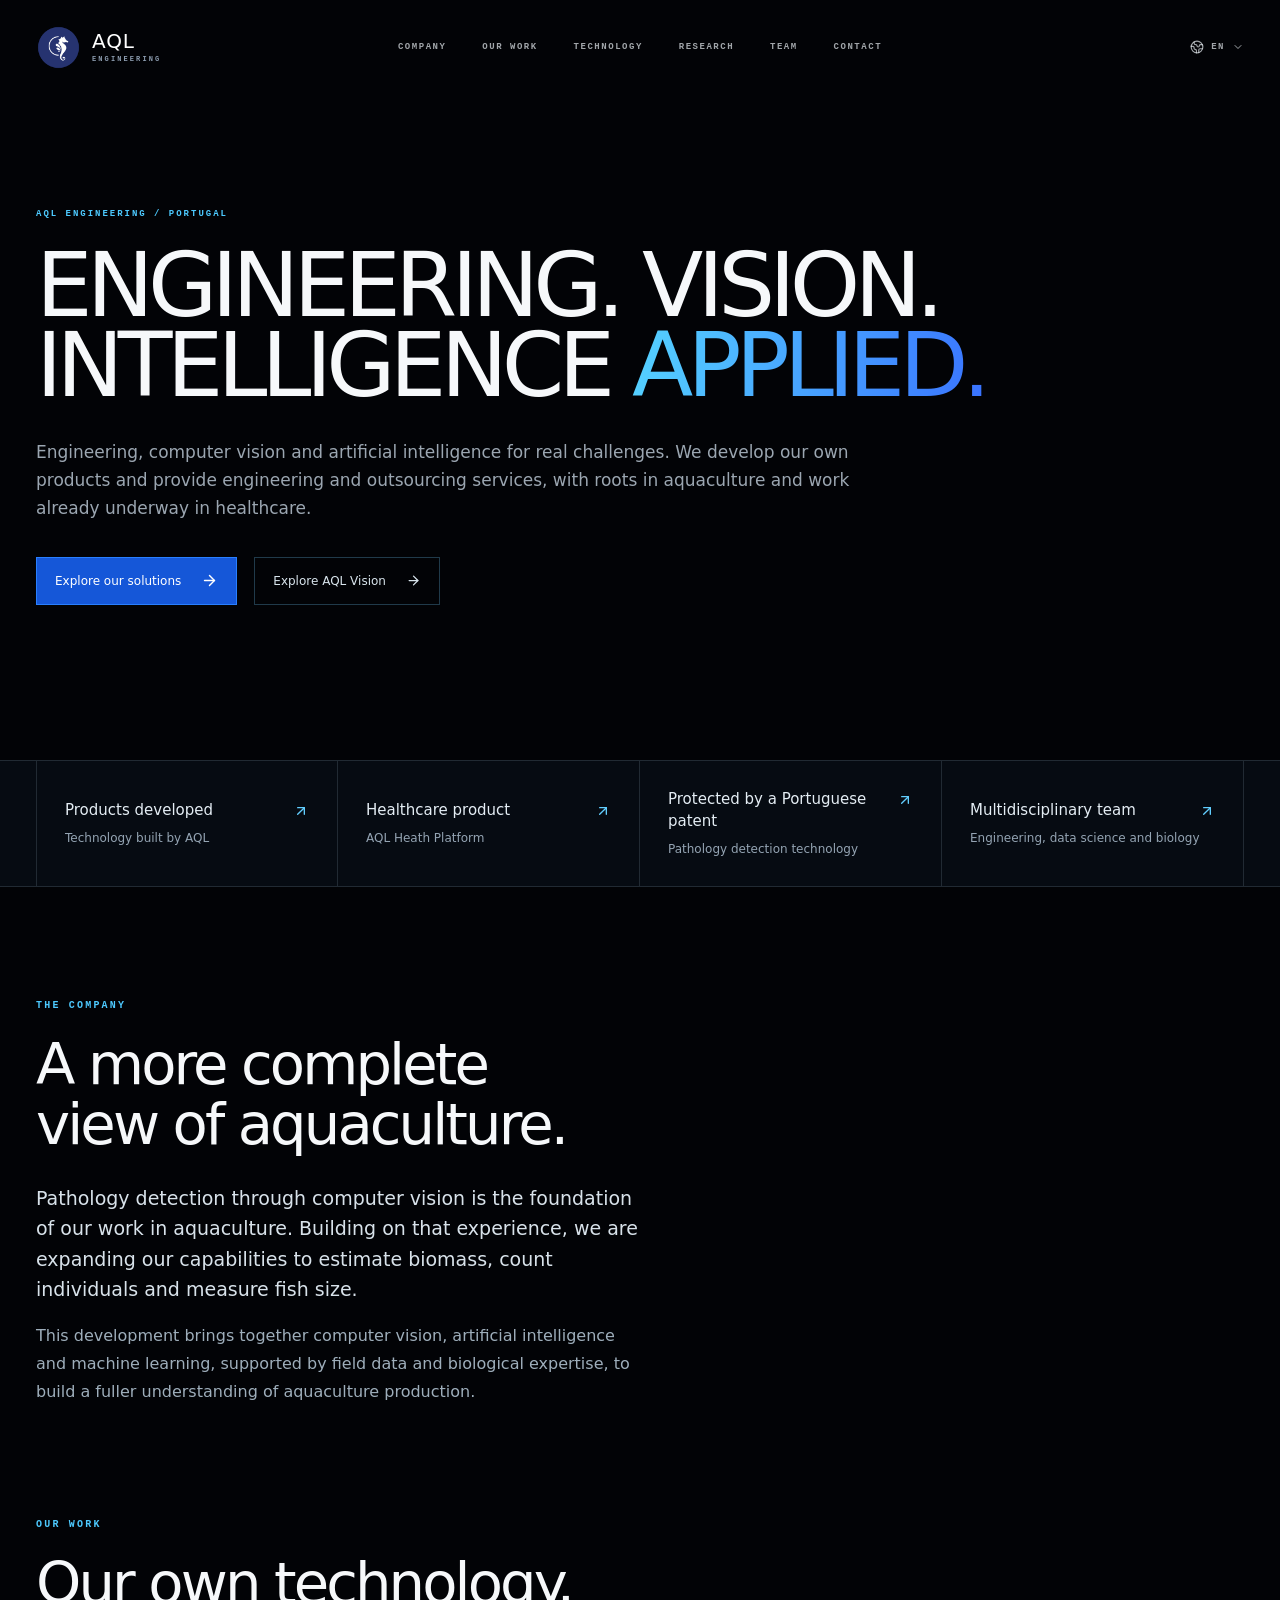
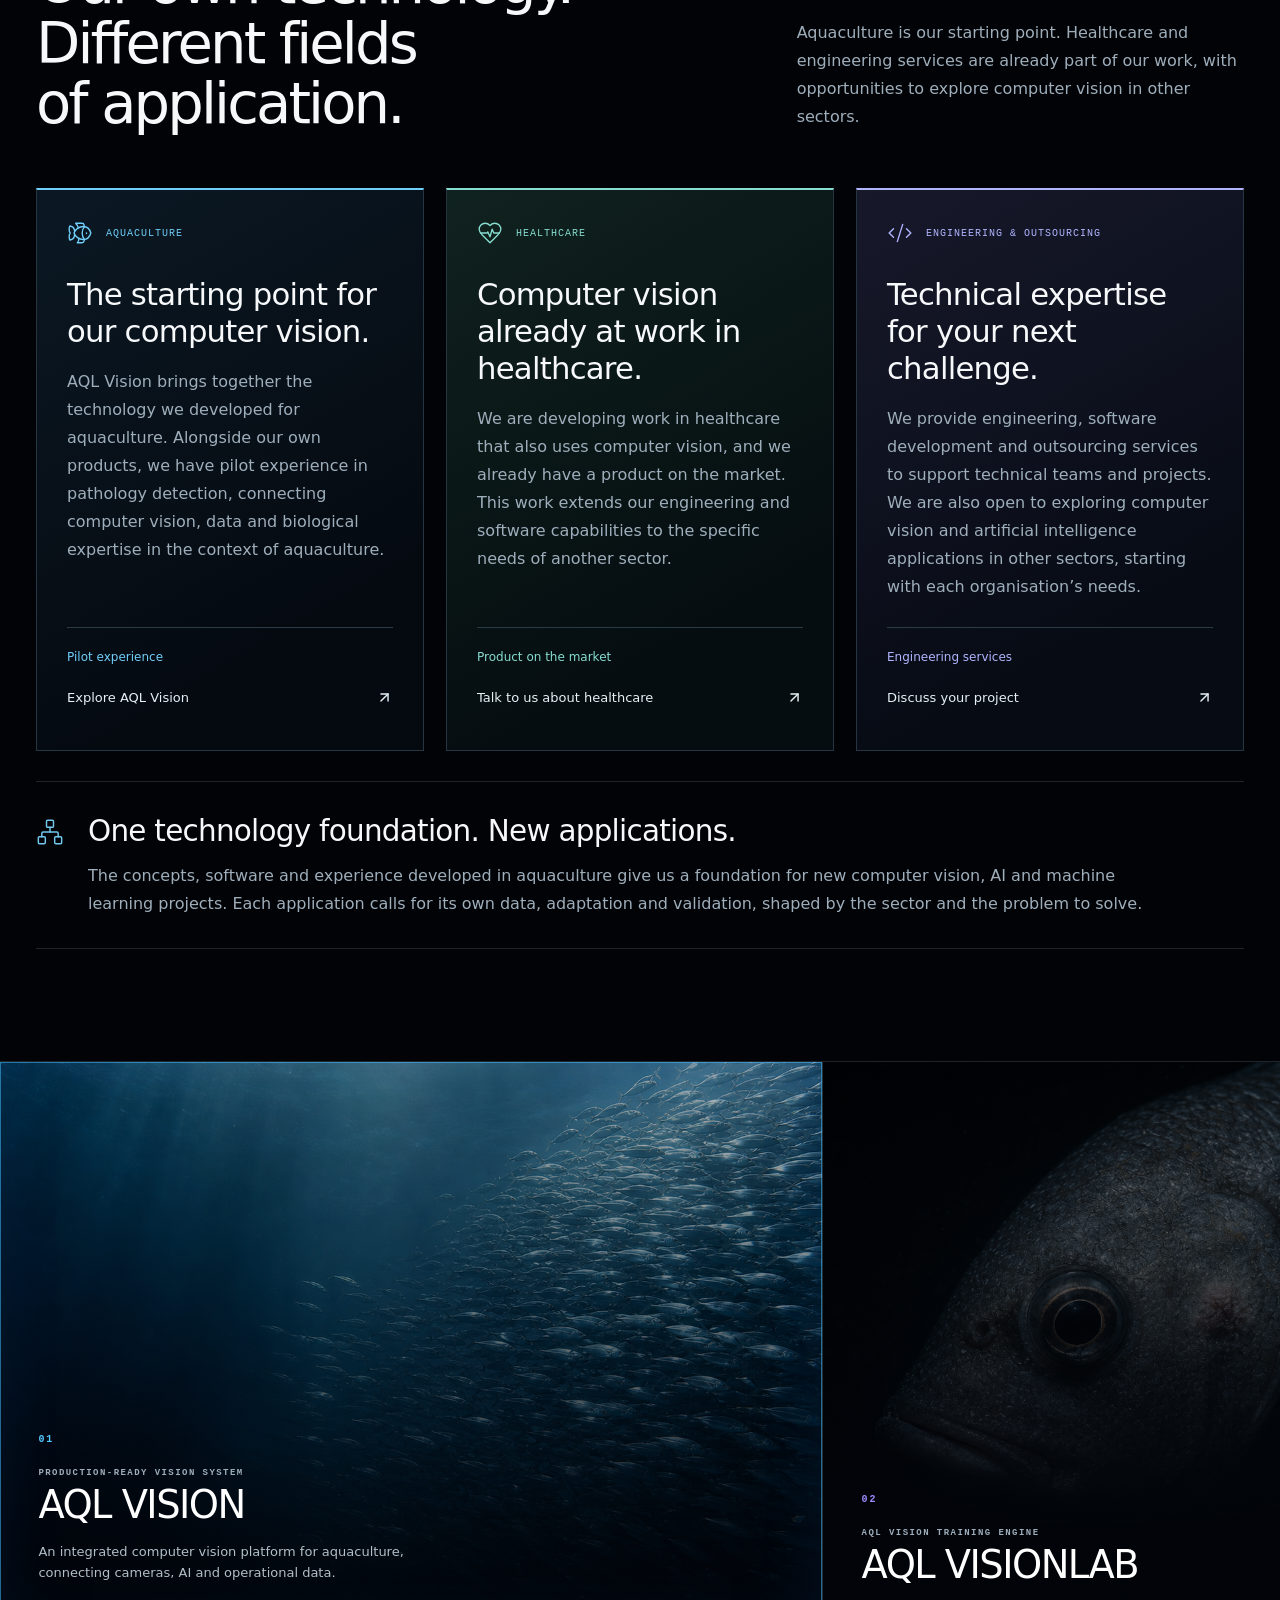
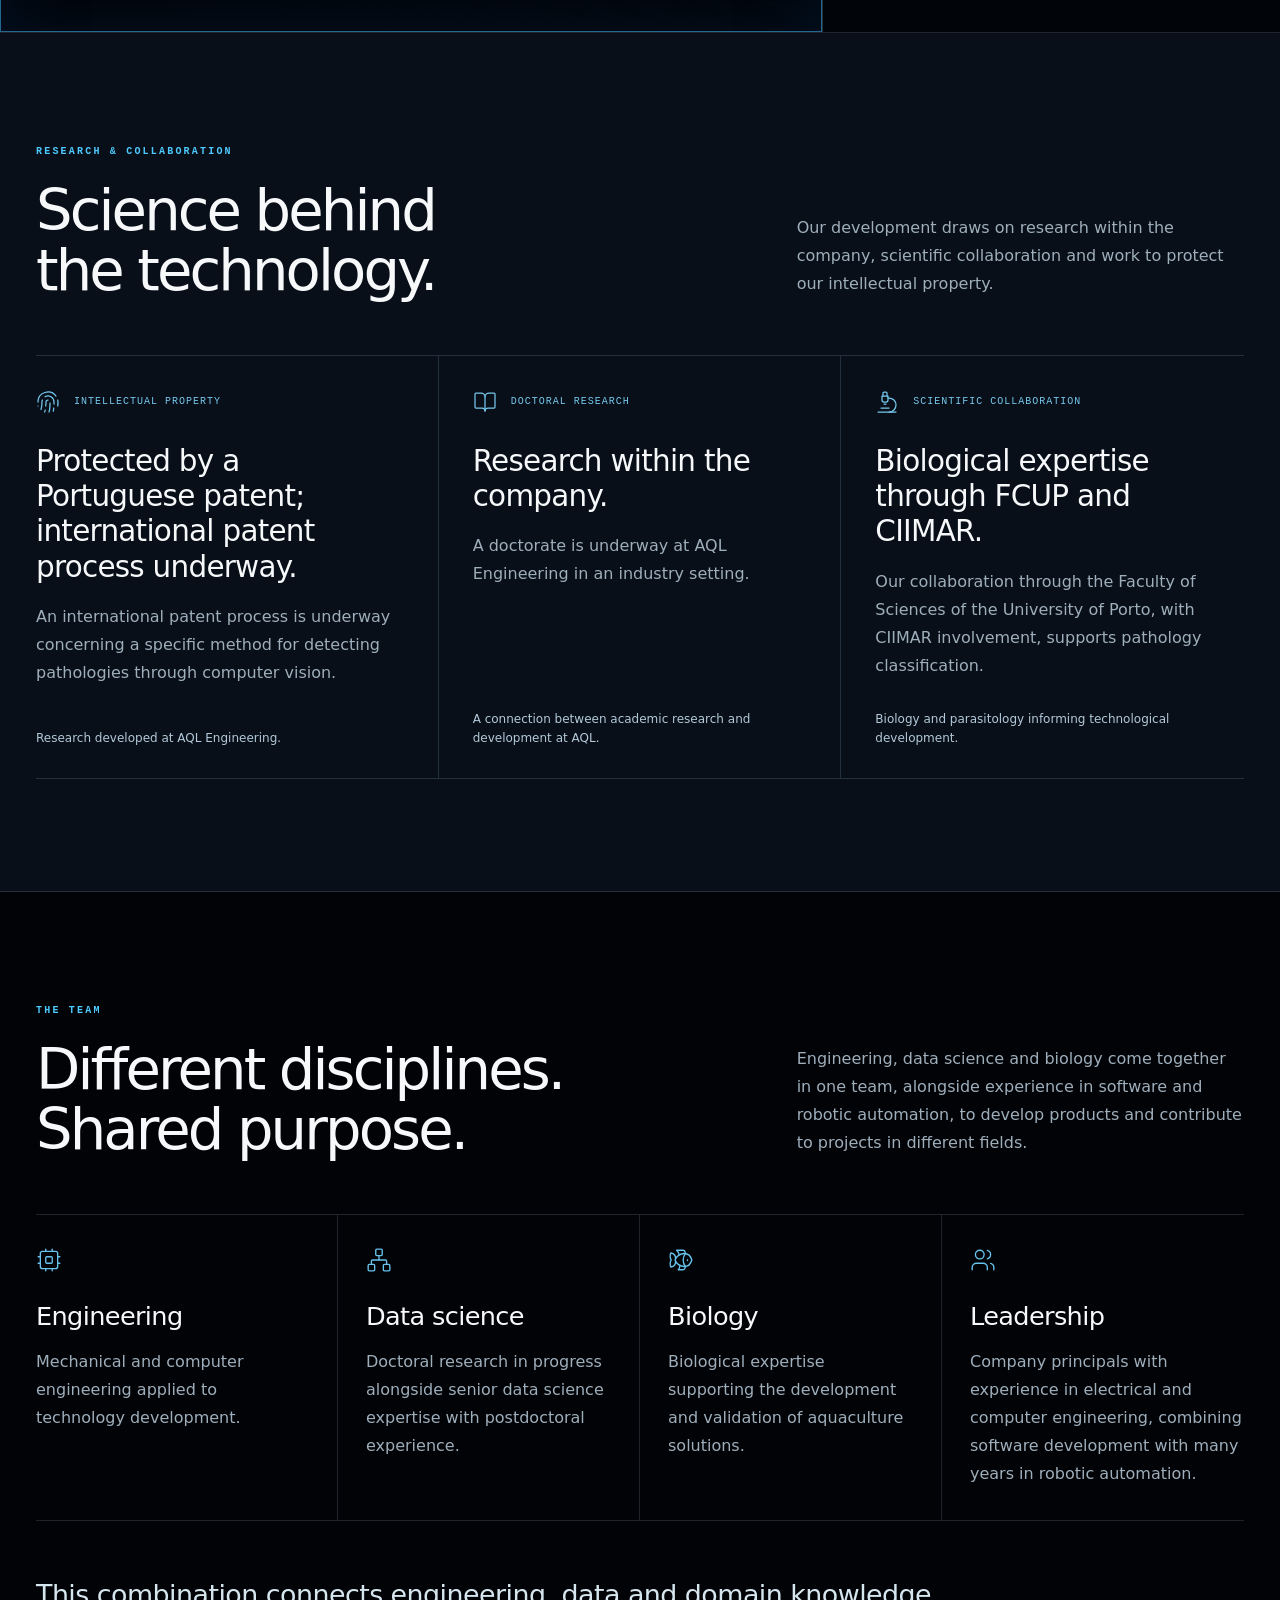
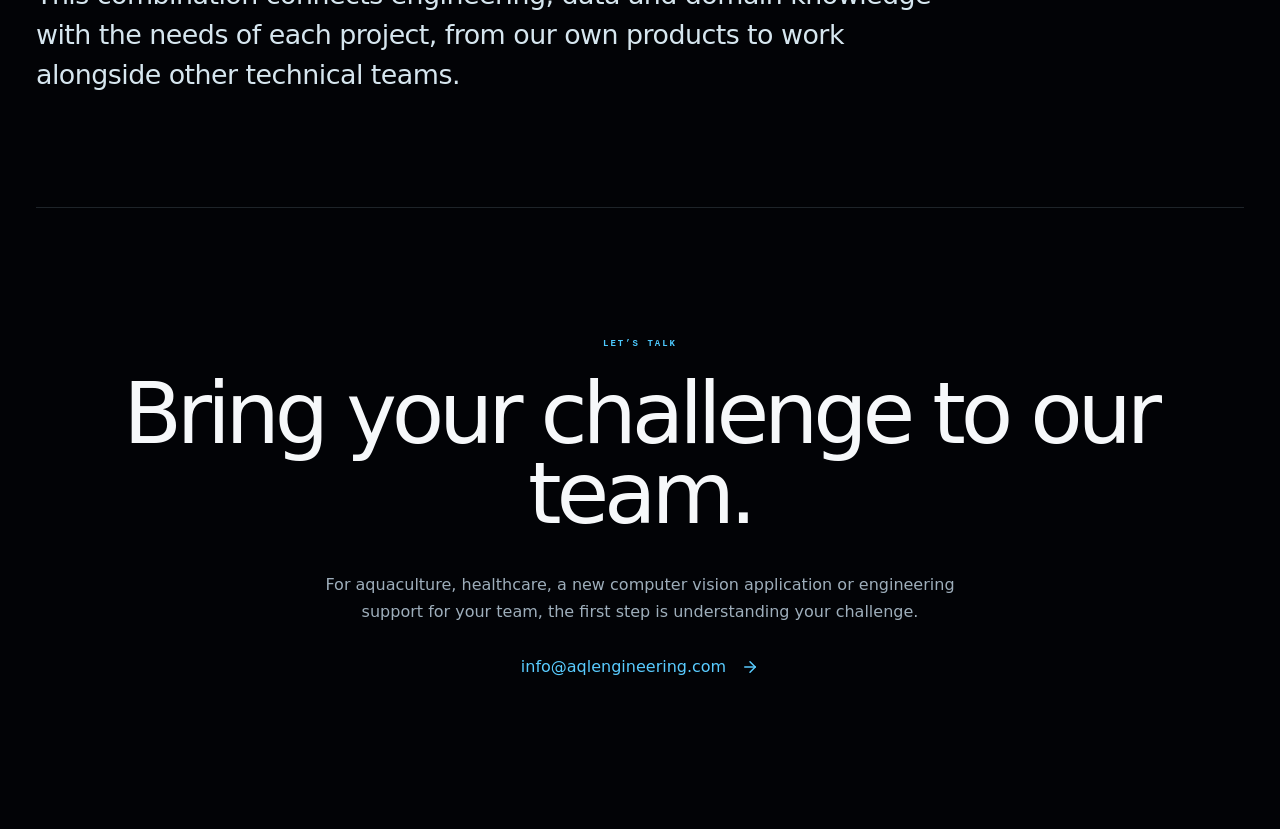
<file: index.html>
<!DOCTYPE html>
  <html lang="en">
    <head>
      <meta name="google-site-verification" content="tLPX7yeK-CMK9O_35oMEgnLFLPiJkZXHXKJx8gggo8U" />
      <link rel="icon" type="image/png" href="/assets/favicon.png" />
      <meta charset="UTF-8" />
      <meta name="viewport" content="width=device-width, initial-scale=1.0" />
      <title>AQL Engineering</title>
      <script type="module" crossorigin src="/assets/index-CbgAPFxR.js?v=colaboracao-20261103"></script>
      <link rel="stylesheet" crossorigin href="/assets/index-i1bbOYEB.css?v=health-20261103">
    </head>

    <body>
      <div id="root"></div>
    </body>
  </html>
</file>
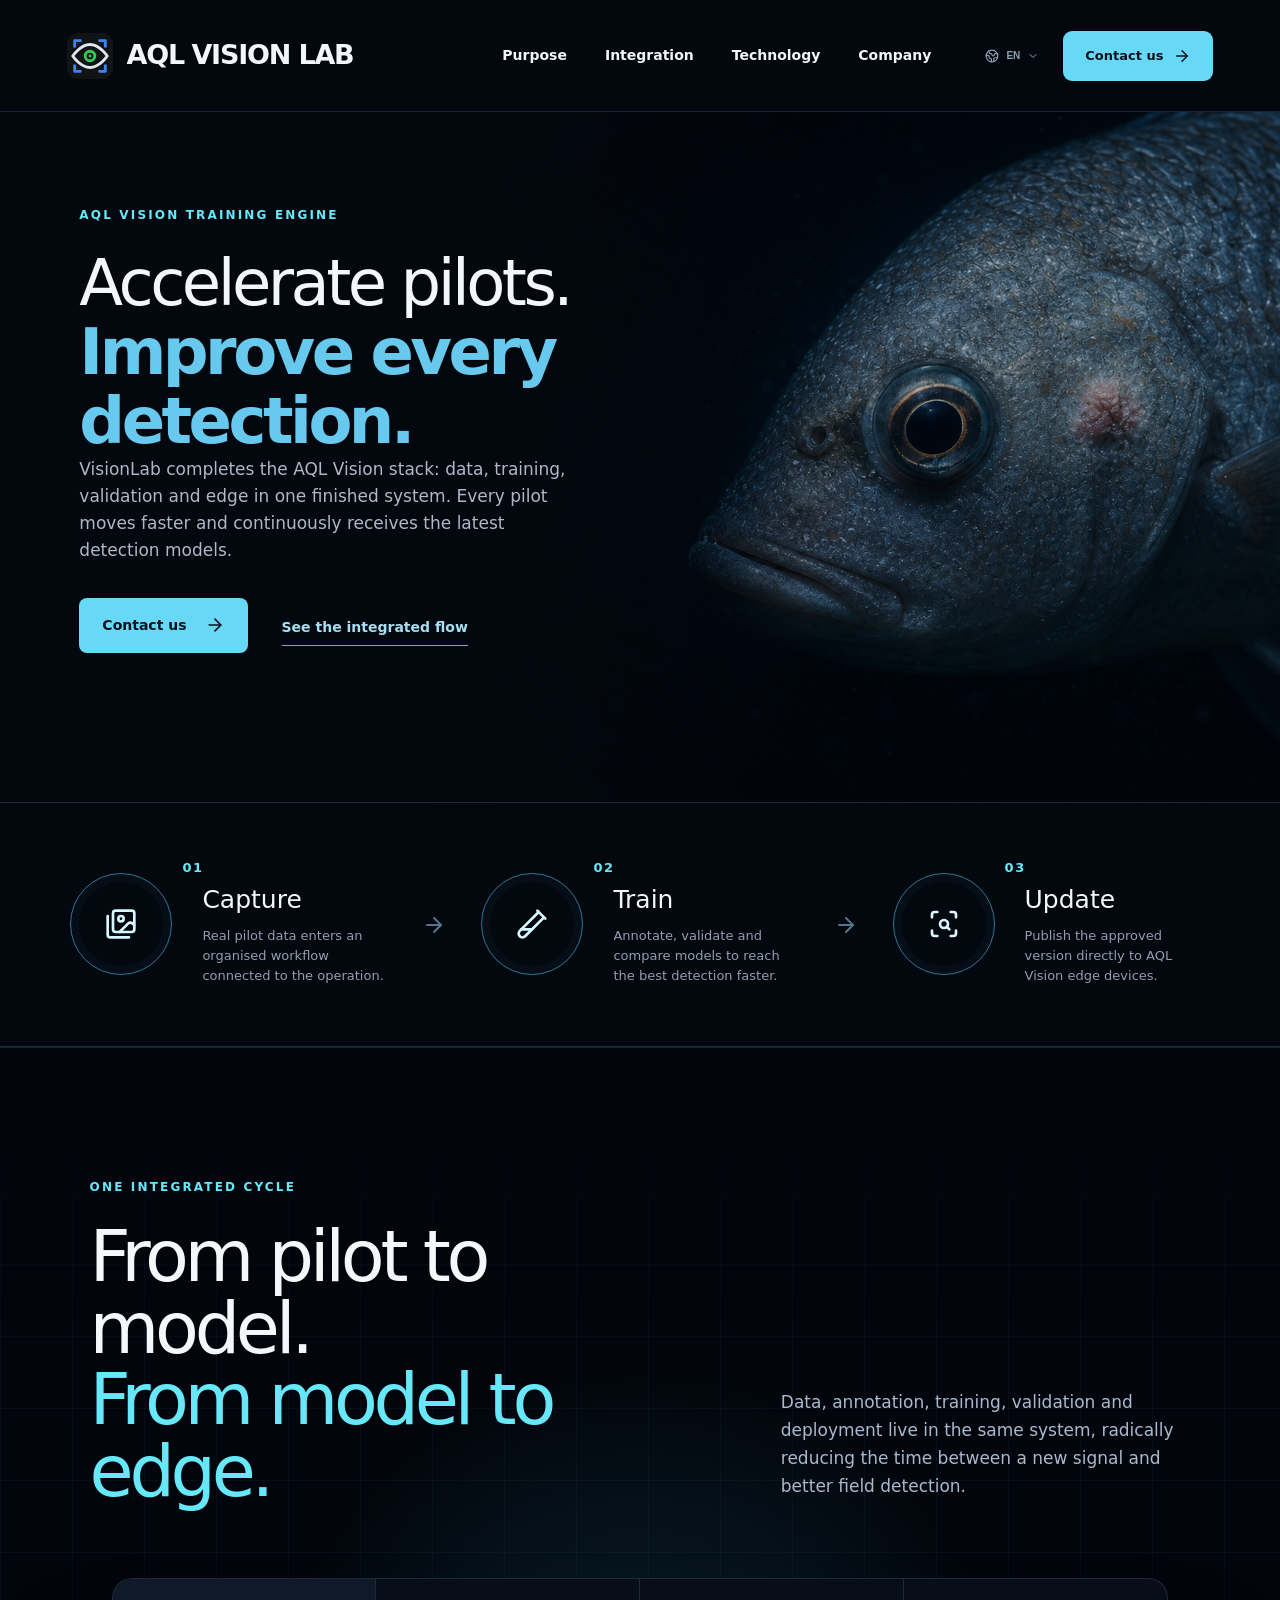
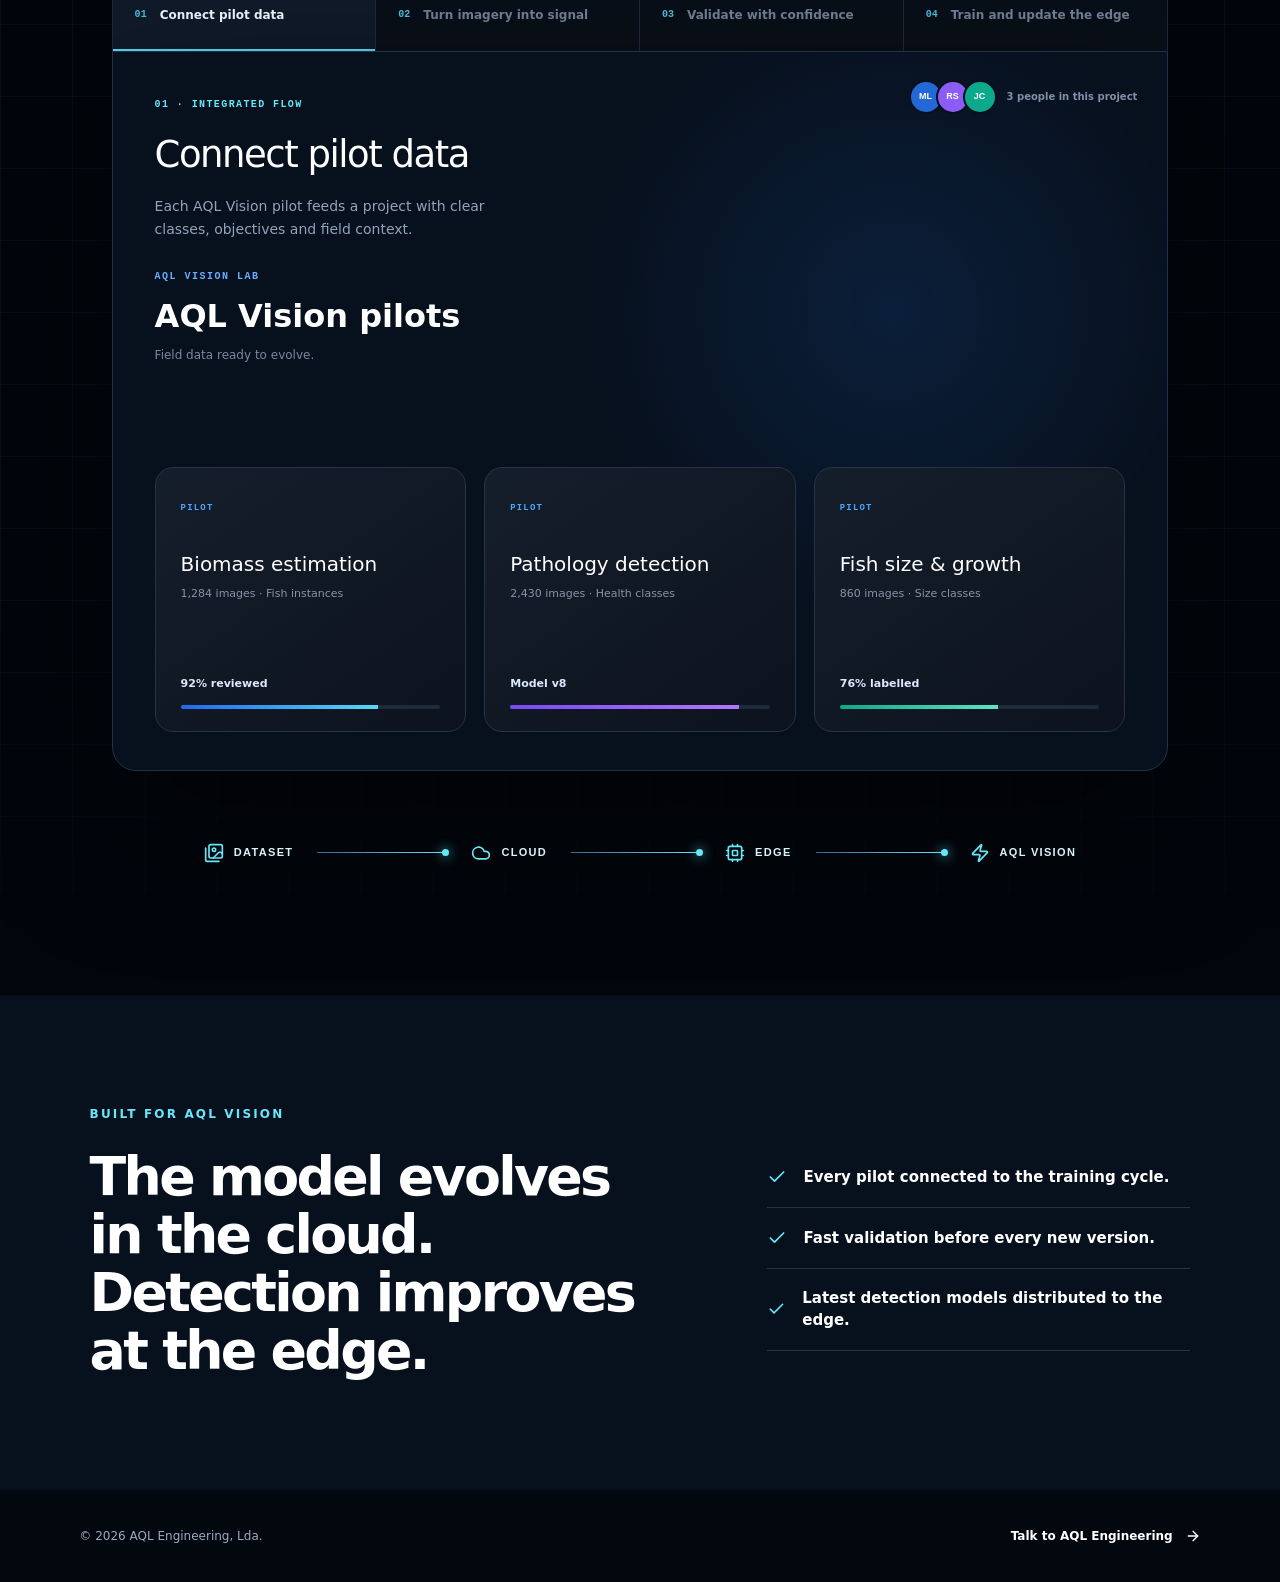
<file: vision-lab/index.html>
<!DOCTYPE html>
  <html lang="en">
    <head>
      <meta name="google-site-verification" content="tLPX7yeK-CMK9O_35oMEgnLFLPiJkZXHXKJx8gggo8U" />
      <link rel="icon" type="image/png" href="/assets/favicon.png" />
      <meta charset="UTF-8" />
      <meta name="viewport" content="width=device-width, initial-scale=1.0" />
      <title>AQL Engineering</title>
      <script type="module" crossorigin src="/assets/index-CbgAPFxR.js"></script>
      <link rel="stylesheet" crossorigin href="/assets/index-i1bbOYEB.css">
    </head>

    <body>
      <div id="root"></div>
    </body>
  </html>
</file>
<file: assets/index-i1bbOYEB.css>
@import"https://fonts.googleapis.com/css2?family=Manrope:wght@400;500;600;700;800&display=swap";.product-site{--navy:#061a3b;--cyan:#08bcd4;--pale:#f4fbfd;min-height:100vh;background:#fff;color:var(--navy);font-family:Manrope,Arial,sans-serif;overflow:hidden}.product-site *{box-sizing:border-box}.product-site-header{height:112px;display:flex;align-items:center;gap:46px;padding:0 clamp(28px,5.2vw,80px);position:relative;z-index:20;background:#fffffff0;border-bottom:1px solid rgba(6,26,59,.05)}.product-brand{display:flex;align-items:center;gap:14px;text-decoration:none;color:var(--navy);white-space:nowrap}.product-brand img{width:auto;height:56px;max-width:245px}.lab-site .product-brand img{height:46px;width:46px}.product-brand span{font-size:27px;font-weight:500;letter-spacing:-1.2px}.product-brand b{font-weight:800}.product-site-header nav{display:flex;align-items:center;gap:38px;margin-left:auto}.product-site-header nav a{color:var(--navy);font-size:14px;font-weight:700;text-decoration:none}.product-header-actions{display:flex;gap:16px;align-items:center}.product-switch,.product-enter{height:50px;padding:0 22px;border-radius:9px;display:flex;align-items:center;gap:10px;text-decoration:none;font-size:13px;font-weight:700;white-space:nowrap}.product-switch{border:1px solid #d8e3ec;color:var(--navy);background:#fff}.product-enter{background:var(--navy);color:#fff}.product-enter:hover,.primary-action:hover{background:#0b2a58}.product-menu{display:none;border:0;background:none;color:var(--navy)}.fisio-hero,.lab-hero{min-height:730px;position:relative;display:flex;align-items:center;padding:66px clamp(28px,6.2vw,95px) 92px}.hero-copy{position:relative;z-index:5;width:min(550px,45vw)}.eyebrow{font-size:12px;font-weight:800;letter-spacing:.09em;color:var(--cyan);margin:0 0 25px}.hero-copy h1{font-size:clamp(53px,5.25vw,82px);line-height:.99;letter-spacing:-.055em;font-weight:500;margin:0}.hero-copy h1 em{font-style:normal;color:var(--cyan);font-weight:600}.headline-rule{width:64px;height:3px;background:var(--cyan);margin:28px 0}.lead{max-width:520px;font-size:17px;line-height:1.58;color:#304563;margin:0}.hero-actions{display:flex;align-items:center;gap:34px;margin-top:34px}.primary-action{display:inline-flex;align-items:center;gap:18px;background:var(--navy);color:#fff;border-radius:8px;padding:17px 23px;font-size:14px;font-weight:700;text-decoration:none}.text-action{display:inline-flex;align-items:center;gap:12px;color:#087f9d;border-bottom:1px solid var(--cyan);padding:13px 0 7px;text-decoration:none;font-size:14px;font-weight:700}.fisio-visual{position:absolute;inset:0 0 0 35%;z-index:1}.fisio-visual:after{content:"";position:absolute;inset:0;background:linear-gradient(90deg,#fff 2%,rgba(255,255,255,.98) 14%,rgba(255,255,255,.25) 43%,transparent 65%)}.fisio-visual img{width:100%;height:100%;object-fit:cover;object-position:56% center}.fisio-wave{position:absolute;z-index:3;right:-8%;bottom:-82px;width:78%;height:220px;border-radius:50% 0 0;background:var(--navy);transform:rotate(-5deg);box-shadow:0 -18px 0 var(--cyan)}.statement-strip{position:relative;z-index:6;min-height:190px;background:#fff;display:flex;align-items:center;gap:8vw;padding:38px clamp(28px,6.2vw,95px);border-bottom:1px solid #e3edf2}.statement-strip h2{font-size:27px;line-height:1.3;letter-spacing:-.035em;margin:0;min-width:370px}.inline-benefits{display:flex;flex:1;justify-content:space-between}.inline-benefits span{display:flex;align-items:center;gap:14px;font-size:13px;font-weight:700;padding:18px 2.8vw;border-left:1px solid #dbe5eb}.inline-benefits svg{color:var(--cyan);width:25px;height:25px}.product-detail{padding:110px clamp(28px,7vw,110px);display:grid;grid-template-columns:1.3fr 1fr;gap:10vw;align-items:start}.product-detail h2,.lab-statement h2{font-size:clamp(38px,4.2vw,64px);line-height:1.08;letter-spacing:-.05em;margin:0;font-weight:600}.detail-points{padding-top:42px}.detail-points p{display:flex;gap:16px;align-items:center;padding:18px 0;border-bottom:1px solid #d9e5eb;margin:0;font-size:15px;font-weight:600}.detail-points svg{width:20px;color:var(--cyan)}.light-detail{background:var(--pale)}.lab-hero{min-height:780px;padding-top:70px;background:#fff;align-items:flex-start}.lab-hero .hero-copy{padding-top:44px;width:min(510px,38vw)}.lab-hero .hero-copy h1{font-size:clamp(55px,5.2vw,80px)}.lab-visual{position:absolute;z-index:1;right:0;top:0;width:61%;height:690px;overflow:hidden;border-radius:48% 0 0}.lab-visual:after{content:"";position:absolute;inset:0;background:linear-gradient(90deg,#fff 0%,transparent 19%)}.lab-visual img{width:100%;height:100%;object-fit:cover;object-position:center}.pipeline{position:absolute;z-index:5;right:3.5%;bottom:32px;width:57%;display:flex;align-items:center;justify-content:center;color:var(--navy)}.pipeline span{display:flex;flex-direction:column;align-items:center;gap:9px;font-size:12px;font-weight:800;min-width:82px}.pipeline span i{display:grid;place-items:center;width:48px;height:48px;border-radius:50%;border:2px solid var(--cyan);background:#fff;color:#0799b6;box-shadow:0 8px 24px #031c3e29}.pipeline span svg{width:21px}.pipeline b{height:2px;background:var(--cyan);width:clamp(25px,4vw,70px)}.lab-statement{min-height:390px;padding:88px clamp(28px,6.2vw,95px);background:#f7fbfc;position:relative}.lab-statement:after{content:"";position:absolute;width:220px;height:140px;right:8%;top:90px;background-image:radial-gradient(#68d6e4 1.5px,transparent 1.5px);background-size:15px 15px;opacity:.35}.lab-statement a{display:inline-flex;align-items:center;gap:12px;margin-top:34px;color:#087f9d;font-weight:800;text-decoration:none}.lab-detail{background:var(--navy);color:#fff}.lab-detail .detail-points p{border-color:#ffffff24}.product-footer{min-height:92px;background:#03132d;color:#9bacc1;display:flex;align-items:center;justify-content:space-between;padding:0 clamp(28px,6.2vw,95px);font-size:12px}.product-footer a{color:#fff;text-decoration:none;display:flex;align-items:center;gap:12px;font-weight:700}.fisio-directory{position:relative;padding:120px clamp(28px,7vw,110px);background:#fff}.directory-heading{display:grid;grid-template-columns:1.1fr .8fr;gap:10vw;align-items:end;margin-bottom:58px}.directory-heading h2{font-size:clamp(46px,5.4vw,78px);line-height:1;letter-spacing:-.055em;font-weight:500;margin:0}.directory-heading h2 em{font-style:normal;color:var(--cyan)}.directory-heading>div:last-child>p{font-size:16px;line-height:1.7;color:#52657d;margin:0 0 22px}.directory-heading button{border:0;border-radius:8px;background:var(--navy);color:#fff;display:inline-flex;align-items:center;gap:10px;padding:14px 18px;font:700 13px Manrope,sans-serif;cursor:pointer}.directory-heading button:hover{background:#0b2a58}.directory-heading small{display:block;margin-top:10px;color:#a55b31}.directory-status{padding:70px 28px;border:1px solid #dce8ed;border-radius:16px;background:var(--pale);text-align:center;color:#607188}.directory-map{position:relative;height:440px;border:1px solid #d7e5ea;border-radius:22px;overflow:hidden;box-shadow:0 28px 70px #061a3b1a}.directory-map .leaflet-container{height:100%;width:100%;font-family:Manrope,sans-serif}.map-label{position:absolute;z-index:500;top:18px;left:18px;display:flex;align-items:center;gap:8px;padding:11px 14px;background:#fffffff0;border:1px solid #dbe8ed;border-radius:8px;color:var(--navy);font-size:12px;font-weight:800;box-shadow:0 8px 24px #061a3b1f}.directory-cards{display:grid;grid-template-columns:repeat(3,1fr);gap:22px;margin-top:28px}.directory-card{position:relative;min-height:315px;padding:28px;border:1px solid #dbe7ec;border-radius:18px;background:#fff;transition:transform .3s ease,box-shadow .3s ease,border-color .3s ease}.directory-card:hover{transform:translateY(-5px);border-color:#8bdce7;box-shadow:0 24px 60px #061a3b1a}.directory-avatar{width:72px;height:72px;border-radius:50%;overflow:hidden;background:#e7f7fa;color:var(--navy);display:grid;place-items:center;font-size:20px;font-weight:800}.directory-avatar img{width:100%;height:100%;object-fit:cover}.directory-card h3{margin:20px 0 7px;font-size:22px;letter-spacing:-.025em}.directory-location{display:flex;align-items:center;gap:6px;margin:0;color:#65758a;font-size:13px}.directory-location svg{color:var(--cyan);flex:none}.directory-location b{font-weight:700;color:#087f9d}.directory-tags{display:flex;flex-wrap:wrap;gap:7px;margin:20px 0}.directory-tags span{padding:7px 9px;border-radius:6px;background:#f1f7f9;color:#40546d;font-size:11px;font-weight:700}.directory-card>a{position:absolute;left:28px;bottom:25px;display:inline-flex;align-items:center;gap:7px;color:#087f9d;text-decoration:none;font-size:12px;font-weight:800;border-bottom:1px solid #8ddce6;padding-bottom:3px}@media(max-width:1050px){.product-site-header nav{display:none}.product-site-header nav.open{display:flex;position:absolute;top:100%;left:20px;right:20px;background:#fff;padding:24px;flex-direction:column;align-items:flex-start;box-shadow:0 18px 40px #04162f1f}.product-menu{display:block}.product-switch{display:none}.product-header-actions{margin-left:auto}.fisio-visual{left:45%}.lab-visual{width:55%;opacity:.9}.pipeline{width:53%}}.product-brand img{width:52px;height:52px;max-width:none}.product-brand em{font-style:normal;color:var(--cyan);font-weight:700}.lab-site{--navy:#07111d;--cyan:#67e8f9;background:#03070e;color:#f3f6fb;font-family:Inter,ui-sans-serif,system-ui,sans-serif}.lab-site .product-site-header{background:#03070e;border-color:#172132}.lab-site .product-brand,.lab-site .product-site-header nav a{color:#f3f6fb}.lab-site .product-brand em{color:#f3f6fb}.lab-site .product-enter{background:#67d8f5;color:#07111d}.lab-site .product-enter:hover,.lab-site .primary-action:hover{background:#8be7fa}.lab-site .lab-hero{min-height:690px;background:#03070e;padding-top:76px;padding-bottom:72px}.lab-site .lab-hero .hero-copy{width:min(540px,43vw);padding-top:18px}.lab-site .hero-copy h1{color:#f3f6fb;font-size:clamp(54px,5vw,78px);line-height:1.08}.lab-site .hero-copy h1 em{color:#67c9ee}.lab-site .eyebrow{color:#67e8f9;letter-spacing:.18em}.lab-site .lead{color:#aeb8c7;max-width:500px}.lab-site .primary-action{background:#67d8f5;color:#07111d}.lab-site .text-action{color:#a7dff0;border-color:#4bbad8}.lab-site .lab-visual{inset:0 0 0 32%;width:68%;height:100%;border-radius:0;opacity:.9}.lab-site .lab-visual:after{background:linear-gradient(90deg,#03070e,#03070eeb 13%,#03070e33 52%,#03070e40)}.lab-site .lab-visual img{object-position:center}.lab-steps{min-height:245px;padding:38px clamp(28px,5.5vw,84px);display:flex;align-items:center;gap:30px;background:#03070e;border-top:1px solid #1c2a3d;border-bottom:1px solid #1c2a3d}.lab-steps article{position:relative;display:grid;grid-template-columns:108px 1fr;align-items:center;gap:24px;flex:1}.lab-steps article>span{position:absolute;left:112px;top:-5px;color:#67e8f9;font-size:13px;font-weight:800;letter-spacing:.12em}.lab-steps article>i{width:102px;height:102px;border:1px solid #2e7896;border-radius:50%;display:grid;place-items:center;color:#d9f7ff;box-shadow:inset 0 0 0 8px #46b0d70a}.lab-steps article>i svg{width:32px;height:32px}.lab-steps h2{margin:18px 0 8px;color:#f3f6fb;font-size:25px}.lab-steps p{margin:0;color:#929eaf;font-size:13px;line-height:1.55}.lab-steps>b{color:#56758c}.lab-steps>b svg{width:34px}.lab-site .lab-detail{background:#07111d}.lab-site .lab-detail .eyebrow{color:#67e8f9}.lab-site .product-footer{background:#03070e}@media(max-width:1050px){.lab-steps{gap:16px}.lab-steps article{grid-template-columns:76px 1fr;gap:16px}.lab-steps article>i{width:72px;height:72px}.lab-steps article>span{left:82px}.lab-steps p{font-size:12px}}@media(max-width:760px){.lab-site .lab-hero .hero-copy{width:100%}.lab-site .lab-visual{inset:auto;width:calc(100% + 44px);height:410px;margin:34px -22px -80px}.lab-site .lab-visual:after{background:linear-gradient(180deg,#03070e 0%,transparent 28%,rgba(3,7,14,.15))}.lab-steps{display:block;padding:48px 22px}.lab-steps article{grid-template-columns:76px 1fr;padding:25px 0}.lab-steps article>span{left:90px;top:18px}.lab-steps>b{display:none}}@media(max-width:760px){.product-site-header{height:84px;padding:0 20px}.product-brand img{height:44px;max-width:170px}.product-brand span{font-size:19px}.lab-site .product-brand img{height:36px;width:36px}.product-enter{padding:0 15px;font-size:0}.product-enter svg{width:20px}.fisio-hero,.lab-hero{padding:56px 22px 80px;display:block;min-height:auto}.hero-copy,.lab-hero .hero-copy{width:100%;padding-top:0}.hero-copy h1,.lab-hero .hero-copy h1{font-size:52px}.lead{font-size:15px}.hero-actions{align-items:flex-start;flex-direction:column;gap:8px}.fisio-visual,.lab-visual{position:relative;inset:auto;width:calc(100% + 44px);height:390px;margin:35px -22px -80px;border-radius:0}.fisio-visual:after,.lab-visual:after{background:linear-gradient(180deg,#fff 0%,transparent 25%)}.fisio-wave{height:120px;bottom:-45px;width:110%}.statement-strip{display:block;padding:50px 22px}.statement-strip h2{min-width:0}.inline-benefits{flex-direction:column;margin-top:24px}.inline-benefits span{border-left:0;border-top:1px solid #dbe5eb;padding:16px 0}.product-detail{grid-template-columns:1fr;padding:75px 22px;gap:18px}.pipeline{position:relative;right:auto;bottom:auto;width:100%;padding:46px 0 0;overflow-x:auto;justify-content:flex-start}.pipeline b{min-width:24px}.pipeline span{min-width:75px}.lab-hero .lab-visual{margin-bottom:0}.lab-statement{padding:70px 22px}.product-footer{padding:25px 22px;gap:20px;flex-direction:column;align-items:flex-start}}@media(max-width:900px){.directory-cards{grid-template-columns:repeat(2,1fr)}.directory-heading{grid-template-columns:1fr;gap:28px}.directory-map{height:390px}}@media(max-width:760px){.fisio-directory{padding:82px 22px}.directory-heading h2{font-size:48px}.directory-cards{grid-template-columns:1fr}.directory-map{height:360px;border-radius:14px}.directory-card h3{margin-top:14px}}.directory-card{cursor:pointer}.directory-card:focus-visible{outline:3px solid rgba(8,188,212,.35);outline-offset:4px}.directory-details-link{position:absolute;left:28px;bottom:25px;display:inline-flex;align-items:center;gap:7px;color:#087f9d;font-size:12px;font-weight:800;border-bottom:1px solid #8ddce6;padding-bottom:3px}.clinic-modal-backdrop{position:fixed;inset:0;z-index:2000;display:grid;place-items:center;padding:22px;background:#04132bad;backdrop-filter:blur(8px)}.clinic-modal{width:min(680px,100%);max-height:calc(100vh - 44px);overflow:auto;border-radius:22px;background:#fff;box-shadow:0 30px 90px #04132b59}.clinic-modal-banner{position:relative;height:126px;background:linear-gradient(135deg,#08bcd4,#087f9d)}.clinic-modal-banner:before,.clinic-modal-banner:after{content:"";position:absolute;border-radius:50%;background:#ffffff29}.clinic-modal-banner:before{width:120px;height:120px;left:42px;top:-62px}.clinic-modal-banner:after{width:150px;height:150px;right:70px;bottom:-92px}.clinic-modal-close{position:absolute;z-index:1;right:18px;top:16px;width:44px;height:44px;border:0;border-radius:50%;display:grid;place-items:center;color:var(--navy);background:#ffffffeb;cursor:pointer}.clinic-modal-content{position:relative;padding:46px 28px 26px}.clinic-modal-avatar{position:absolute;left:28px;top:-42px;width:82px;height:82px;border:5px solid #fff;border-radius:50%;display:grid;place-items:center;background:#f0f7fa;color:var(--navy);font-size:20px;font-weight:800;box-shadow:0 8px 20px #061a3b24}.clinic-modal-content h3{margin:0 0 8px;font-size:27px;letter-spacing:-.03em}.clinic-modal-location{display:flex;align-items:flex-start;gap:7px;margin:0;color:#52657d;font-size:14px}.clinic-modal-location svg{flex:none;color:var(--cyan)}.clinic-modal-sections{display:grid;grid-template-columns:1fr 1fr;gap:28px;margin:28px 0 20px}.clinic-modal-sections strong{display:block;color:#60738d;font-size:12px;text-transform:uppercase;letter-spacing:.06em}.clinic-modal-sections .directory-tags{margin:10px 0 0}.clinic-modal-sections p{margin:0;color:#607188;font-size:13px}.clinic-modal-contacts{display:grid;grid-template-columns:1fr 1fr;gap:10px;padding:16px;border-radius:15px;background:linear-gradient(135deg,#e9fbfd,#eef4fc)}.clinic-modal-contacts a{min-width:0;display:flex;align-items:center;gap:10px;padding:8px;color:#17304f;text-decoration:none;border-radius:9px;font-size:13px;font-weight:700;overflow-wrap:anywhere}.clinic-modal-contacts a:hover{background:#ffffffb3}.clinic-modal-contacts a:last-child:nth-child(odd){grid-column:1/-1}.clinic-modal-contacts svg{flex:none;color:#009fbd}.clinic-modal-contacts span{min-width:0}.clinic-modal-contacts small{display:block;margin-bottom:2px;color:#60738d;font-size:10px;font-weight:700;text-transform:uppercase}.clinic-modal-dismiss{width:100%;min-height:50px;margin-top:20px;border:0;border-radius:12px;background:var(--navy);color:#fff;font:800 14px Manrope,sans-serif;cursor:pointer}.clinic-modal-dismiss:hover{background:#0b2a58}@media(max-width:760px){.clinic-modal-backdrop{padding:10px}.clinic-modal{max-height:calc(100vh - 20px);border-radius:18px}.clinic-modal-banner{height:105px}.clinic-modal-content{padding:45px 20px 20px}.clinic-modal-avatar{left:20px}.clinic-modal-sections,.clinic-modal-contacts{grid-template-columns:1fr}.clinic-modal-contacts a:last-child:nth-child(odd){grid-column:auto}}.product-cinematic{position:relative;overflow:hidden;padding:130px clamp(28px,7vw,110px);isolation:isolate}.fisio-cinematic{background:radial-gradient(circle at 80% 15%,rgba(15,193,216,.2),transparent 30%),#061832;color:#fff}.lab-cinematic{background:radial-gradient(circle at 50% 45%,rgba(55,174,222,.16),transparent 35%),#02060c;color:#f5f8fb;border-top:1px solid #172132}.cinematic-heading{position:relative;z-index:3;display:grid;grid-template-columns:1.1fr .8fr;column-gap:10vw;align-items:end;margin-bottom:70px}.cinematic-heading .eyebrow{grid-column:1/-1}.cinematic-heading h2{font-size:clamp(46px,5.6vw,86px);line-height:1;letter-spacing:-.06em;margin:0;font-weight:500}.cinematic-heading h2 em{font-style:normal;color:var(--cyan)}.cinematic-heading>p:last-child{font-size:17px;line-height:1.65;color:#aab9cd;margin:0 0 8px}.product-screen{position:relative;z-index:3;width:min(1180px,92%);margin:auto;border:1px solid rgba(137,211,231,.3);border-radius:18px;overflow:hidden;background:#091221;box-shadow:0 50px 120px #0000008c,0 0 80px #22bedc1a;transform:perspective(1700px) rotateX(2deg)}.product-screen img{display:block;width:100%;height:auto}.screen-chrome{height:42px;display:flex;align-items:center;gap:7px;padding:0 16px;background:#111b2a;border-bottom:1px solid rgba(255,255,255,.08);color:#7f91a8;font-size:10px;letter-spacing:.1em;text-transform:uppercase}.screen-chrome i{display:block;width:7px;height:7px;border-radius:50%;background:#2d425c}.screen-chrome i:first-child{background:#37c9dc}.screen-chrome b{margin-left:10px;font-weight:700}.screen-glow{position:absolute;inset:auto 15% -1px;height:2px;background:#29d8e9;box-shadow:0 0 30px 8px #29d8e980}.cinematic-metrics{position:relative;z-index:3;display:grid;grid-template-columns:repeat(3,1fr);width:min(1100px,88%);margin:65px auto 0;border-top:1px solid rgba(255,255,255,.15)}.cinematic-metrics article{padding:30px 20px;display:flex;align-items:center;gap:25px;border-right:1px solid rgba(255,255,255,.12)}.cinematic-metrics article:last-child{border:0}.cinematic-metrics strong{font:500 12px/1 monospace;color:#4fe1ee}.cinematic-metrics span{display:flex;align-items:center;gap:12px;font-size:13px;font-weight:700}.cinematic-metrics svg{width:20px;color:#4fe1ee}.lab-grid{position:absolute;z-index:-1;inset:0;background-image:linear-gradient(rgba(82,194,235,.05) 1px,transparent 1px),linear-gradient(90deg,rgba(82,194,235,.05) 1px,transparent 1px);background-size:72px 72px;mask-image:linear-gradient(to bottom,transparent,#000 25%,#000 75%,transparent)}.lab-screen{width:min(1280px,96%);border-color:#67e8f945;transform:perspective(1800px) rotateX(2deg) rotateY(-1deg)}.model-rail{position:relative;z-index:3;width:min(1100px,90%);margin:70px auto 0;display:flex;align-items:center;justify-content:center}.model-rail span{display:flex;align-items:center;gap:10px;color:#d8f5fb;font:700 11px/1 Inter,sans-serif;letter-spacing:.12em}.model-rail span svg{width:20px;color:#67e8f9}.model-rail b{height:1px;flex:1;max-width:130px;margin:0 24px;background:linear-gradient(90deg,#2d6f89,#67e8f9);position:relative}.model-rail b:after{content:"";position:absolute;right:-2px;top:-3px;width:7px;height:7px;border-radius:50%;background:#67e8f9;box-shadow:0 0 12px #67e8f9}.fisio-product-story{position:relative;z-index:3;width:min(1280px,96%);margin:0 auto;display:grid;grid-template-columns:1.12fr .88fr;grid-template-rows:540px 430px 410px;gap:24px}.fisio-story-card{position:relative;overflow:hidden;border:1px solid rgba(154,221,235,.22);border-radius:24px;background:#091b35;box-shadow:0 34px 90px #00000047}.fisio-story-card:after{content:"";position:absolute;inset:auto 0 0;height:1px;background:linear-gradient(90deg,transparent,#35d3e5,transparent);opacity:.75}.story-copy{position:absolute;z-index:2;left:34px;top:30px;max-width:390px}.story-copy span{display:block;margin-bottom:14px;color:#5ce5ee;font:700 10px/1.1 monospace;letter-spacing:.15em}.story-copy h3{margin:0;color:#fff;font-size:clamp(25px,2.2vw,38px);font-weight:500;line-height:1.05;letter-spacing:-.045em}.story-copy p{max-width:350px;margin:14px 0 0;color:#9fb2c8;font-size:14px;line-height:1.55}.story-media{position:absolute;overflow:hidden}.story-media img{display:block;width:100%;height:100%;object-fit:cover}.story-agenda{grid-column:1/-1}.story-agenda .story-copy{top:36px}.story-agenda .story-media{inset:54px -7% -7% 31%;border-radius:18px 0 0;box-shadow:-25px 18px 55px #00000059}.story-agenda .story-media img{object-position:35% 20%}.story-clinical .story-copy,.story-evolution .story-copy{left:28px;top:26px}.story-clinical .story-media{inset:150px -19% -5% 24%;border-radius:16px 0 0}.story-clinical .story-media img{object-position:48% 28%;transform:scale(1.04)}.story-movement{background:#ecf4f6}.story-movement .story-copy{left:28px;top:26px;max-width:340px}.story-movement .story-copy h3{color:#071a36}.story-movement .story-copy p{color:#4e6278}.story-movement .story-copy span{color:#00aeca}.story-movement .story-media{inset:190px 0 0}.story-movement .story-media:after{content:"";position:absolute;inset:0;background:linear-gradient(180deg,#ecf4f6 0,transparent 28%)}.story-movement .story-media img{object-position:62% 48%}.story-evolution{grid-column:1/-1}.story-evolution .story-media{inset:34px -5% -12% 36%;border-radius:18px 0 0}.story-evolution .story-media img{object-position:52% 34%}@media(max-width:760px){.product-cinematic{padding:82px 22px}.cinematic-heading{display:block;margin-bottom:45px}.cinematic-heading h2{font-size:48px}.cinematic-heading>p:last-child{margin-top:25px}.product-screen{width:100%;border-radius:10px;transform:none}.screen-chrome{height:34px}.cinematic-metrics{width:100%;grid-template-columns:1fr;margin-top:40px}.cinematic-metrics article{border-right:0;border-bottom:1px solid rgba(255,255,255,.12)}.model-rail{width:100%;justify-content:flex-start;overflow-x:auto;padding-bottom:8px}.model-rail b{min-width:34px;margin:0 12px}.fisio-product-story{width:100%;display:flex;flex-direction:column}.fisio-story-card{min-height:470px;border-radius:18px}.story-copy{left:22px!important;right:22px;top:24px!important}.story-copy h3{font-size:30px}.story-copy p{font-size:13px}.story-agenda .story-media{inset:205px -65% 0 12%}.story-clinical .story-media{inset:205px -48% 0 5%}.story-movement .story-media{top:220px}.story-movement .story-media img{object-position:58% 50%}.story-evolution .story-media{inset:210px -55% 0 12%}}.story-agenda .story-copy{max-width:330px}.story-agenda .story-media{left:38%}@media(max-width:760px){.story-agenda .story-media{left:12%}}.lab-workflow-showcase{position:relative;z-index:3;width:min(1320px,96%);margin:0 auto}.lab-workflow-nav{display:grid;grid-template-columns:repeat(4,1fr);border:1px solid #1d2a3a;border-bottom:0;border-radius:20px 20px 0 0;overflow:hidden;background:#090f18}.lab-workflow-nav button{position:relative;display:flex;align-items:center;gap:13px;min-height:72px;padding:0 22px;border:0;border-right:1px solid #1d2a3a;background:transparent;color:#718096;text-align:left;cursor:pointer}.lab-workflow-nav button:last-child{border-right:0}.lab-workflow-nav button:after{content:"";position:absolute;left:0;right:100%;bottom:0;height:2px;background:#57d8f2;transition:right .45s ease}.lab-workflow-nav button.active{color:#eef8ff;background:#101a29}.lab-workflow-nav button.active:after{right:0}.lab-workflow-nav button b{font:700 10px/1 monospace;color:#4abfdf}.lab-workflow-nav button span{font-size:12px;font-weight:700}.lab-workflow-stage{position:relative;overflow:hidden;height:720px;border:1px solid #223148;border-radius:0 0 24px 24px;background:radial-gradient(circle at 74% 36%,rgba(28,100,188,.18),transparent 34%),#07101d;box-shadow:0 55px 130px #0000008c}.lab-workflow-copy{position:absolute;z-index:4;left:42px;top:38px;width:340px}.lab-workflow-copy>span{font:700 10px/1 monospace;letter-spacing:.14em;color:#67e8f9}.lab-workflow-copy h3{margin:13px 0 0;color:#fff;font-size:37px;font-weight:500;letter-spacing:-.04em}.lab-workflow-copy p{margin:13px 0 0;color:#91a4ba;font-size:14px;line-height:1.6}.lab-presence{position:absolute;z-index:5;right:30px;top:28px;display:flex;align-items:center}.lab-presence i{display:grid;place-items:center;width:34px;height:34px;margin-left:-7px;border:2px solid #07101d;border-radius:50%;background:#2468d7;color:#fff;font:700 9px/1 Inter,sans-serif;font-style:normal}.lab-presence i:nth-child(2){background:#8b5cf6}.lab-presence i:nth-child(3){background:#0da98d}.lab-presence span{margin-left:10px;color:#7f91a8;font-size:10px;font-weight:700}.lab-projects-mock{position:absolute;inset:190px 42px 38px;display:grid;grid-template-columns:repeat(3,1fr);gap:18px}.lab-projects-title{grid-column:1/-1;height:84px}.lab-projects-title small,.lab-projects-title strong,.lab-projects-title span{display:block}.lab-projects-title small{color:#6aaeff;font:700 10px/1 monospace;letter-spacing:.15em}.lab-projects-title strong{margin-top:10px;font-size:32px;color:#fff}.lab-projects-title span{margin-top:6px;color:#78899d;font-size:12px}.lab-projects-mock article{position:relative;padding:25px;border:1px solid #273346;border-radius:18px;background:linear-gradient(145deg,#151e2b,#0c131e);transition:transform .4s,border-color .4s}.lab-projects-mock article:hover{transform:translateY(-5px);border-color:#397ddc}.lab-projects-mock article em{font:700 9px/1 monospace;font-style:normal;letter-spacing:.13em;color:#4aa6ff}.lab-projects-mock article h4{margin:36px 0 0;color:#fff;font-size:20px;line-height:1.12}.lab-projects-mock article p{margin:10px 0;color:#8594a7;font-size:11px}.lab-projects-mock article b{position:absolute;left:25px;bottom:38px;color:#dceaff;font-size:11px}.lab-projects-mock article div{position:absolute;left:25px;right:25px;bottom:22px;height:4px;border-radius:5px;background:#1f2b3d;overflow:hidden}.lab-projects-mock article div span{display:block;width:76%;height:100%;background:linear-gradient(90deg,#2468ee,#55d9f4)}.lab-projects-mock article:nth-of-type(2) div span{width:88%;background:linear-gradient(90deg,#7849f6,#b276ff)}.lab-projects-mock article:nth-of-type(3) div span{width:61%;background:linear-gradient(90deg,#0ca98b,#5de3c3)}.lab-workflow-image{position:absolute;inset:162px 42px 36px;overflow:hidden;border:1px solid #26364d;border-radius:18px;background:#0b121d}.lab-workflow-image:after{content:"";position:absolute;inset:0;box-shadow:inset 0 0 80px #03070e80;pointer-events:none}.lab-workflow-image img{display:block;width:100%;height:100%;object-fit:cover;object-position:center;animation:lab-workflow-in .55s cubic-bezier(.2,.8,.2,1) both}.lab-action-toast{position:absolute;z-index:3;right:20px;bottom:18px;padding:12px 18px;border:1px solid rgba(95,224,242,.28);border-radius:12px;background:#050e1ce0;color:#dffcff;font-size:11px;font-weight:700;box-shadow:0 14px 35px #0006;backdrop-filter:blur(12px)}@keyframes lab-workflow-in{0%{opacity:0;transform:scale(1.025)}to{opacity:1;transform:scale(1)}}@media(max-width:760px){.lab-workflow-nav{grid-template-columns:1fr 1fr}.lab-workflow-nav button{min-height:60px;padding:0 12px}.lab-workflow-stage{height:670px}.lab-workflow-copy{left:20px;right:20px;top:26px;width:auto}.lab-workflow-copy h3{font-size:30px}.lab-presence{left:20px;right:auto;top:150px}.lab-projects-mock{inset:220px 18px 20px;display:flex;flex-direction:column}.lab-projects-title{display:none}.lab-projects-mock article{flex:1;padding:18px}.lab-projects-mock article h4{margin-top:18px;font-size:17px}.lab-projects-mock article b{left:18px;bottom:27px}.lab-projects-mock article div{left:18px;right:18px;bottom:15px}.lab-workflow-image{inset:220px 16px 20px}.lab-workflow-image img{object-position:center}.lab-action-toast{left:12px;right:12px;text-align:center}}.lab-workflow-image{top:230px}@media(max-width:760px){.lab-workflow-image{top:270px}}.scroll-reveal{opacity:0;transform:translate3d(0,42px,0) scale(.985);filter:blur(5px);transition:opacity .8s cubic-bezier(.2,.75,.2,1) var(--reveal-delay,0ms),transform .95s cubic-bezier(.16,1,.3,1) var(--reveal-delay,0ms),filter .7s ease var(--reveal-delay,0ms)}.scroll-reveal.is-visible{opacity:1;transform:translateZ(0) scale(1);filter:blur(0)}.fisio-story-card.scroll-reveal .story-media,.lab-workflow-showcase.scroll-reveal .lab-workflow-stage{transform:translate3d(0,28px,0) scale(1.025);transition:transform 1.15s cubic-bezier(.16,1,.3,1) calc(var(--reveal-delay,0ms) + .1s)}.fisio-story-card.scroll-reveal.is-visible .story-media,.lab-workflow-showcase.scroll-reveal.is-visible .lab-workflow-stage{transform:translateZ(0) scale(1)}@media(prefers-reduced-motion:reduce){.scroll-reveal,.scroll-reveal.is-visible,.fisio-story-card.scroll-reveal .story-media,.lab-workflow-showcase.scroll-reveal .lab-workflow-stage{opacity:1;transform:none;filter:none;transition:none}}.product-language{position:relative}.product-language>button{height:42px;display:flex;align-items:center;gap:7px;border:0;padding:0 8px;color:#8fa1b3;background:transparent;font:700 10px/1 Inter,sans-serif;cursor:pointer}.product-language>div{position:absolute;z-index:40;top:46px;right:0;display:grid;min-width:74px;border:1px solid #243247;background:#07111d;box-shadow:0 18px 40px #00000059}.product-language>div button{border:0;padding:10px;color:#91a4b8;background:transparent;font:700 10px Inter,sans-serif;cursor:pointer}.product-language>div button:hover{color:#fff;background:#67e8f91a}@media(max-width:760px){.product-language{display:none}}.lab-site .lab-visual img{object-position:68% center}/*! tailwindcss v4.1.12 | MIT License | https://tailwindcss.com */@layer properties{@supports (((-webkit-hyphens:none)) and (not (margin-trim:inline))) or ((-moz-orient:inline) and (not (color:rgb(from red r g b)))){*,:before,:after,::backdrop{--tw-translate-x:0;--tw-translate-y:0;--tw-translate-z:0;--tw-rotate-x:initial;--tw-rotate-y:initial;--tw-rotate-z:initial;--tw-skew-x:initial;--tw-skew-y:initial;--tw-space-y-reverse:0;--tw-space-x-reverse:0;--tw-border-style:solid;--tw-gradient-position:initial;--tw-gradient-from:#0000;--tw-gradient-via:#0000;--tw-gradient-to:#0000;--tw-gradient-stops:initial;--tw-gradient-via-stops:initial;--tw-gradient-from-position:0%;--tw-gradient-via-position:50%;--tw-gradient-to-position:100%;--tw-leading:initial;--tw-font-weight:initial;--tw-tracking:initial;--tw-ordinal:initial;--tw-slashed-zero:initial;--tw-numeric-figure:initial;--tw-numeric-spacing:initial;--tw-numeric-fraction:initial;--tw-shadow:0 0 #0000;--tw-shadow-color:initial;--tw-shadow-alpha:100%;--tw-inset-shadow:0 0 #0000;--tw-inset-shadow-color:initial;--tw-inset-shadow-alpha:100%;--tw-ring-color:initial;--tw-ring-shadow:0 0 #0000;--tw-inset-ring-color:initial;--tw-inset-ring-shadow:0 0 #0000;--tw-ring-inset:initial;--tw-ring-offset-width:0px;--tw-ring-offset-color:#fff;--tw-ring-offset-shadow:0 0 #0000;--tw-outline-style:solid;--tw-blur:initial;--tw-brightness:initial;--tw-contrast:initial;--tw-grayscale:initial;--tw-hue-rotate:initial;--tw-invert:initial;--tw-opacity:initial;--tw-saturate:initial;--tw-sepia:initial;--tw-drop-shadow:initial;--tw-drop-shadow-color:initial;--tw-drop-shadow-alpha:100%;--tw-drop-shadow-size:initial;--tw-backdrop-blur:initial;--tw-backdrop-brightness:initial;--tw-backdrop-contrast:initial;--tw-backdrop-grayscale:initial;--tw-backdrop-hue-rotate:initial;--tw-backdrop-invert:initial;--tw-backdrop-opacity:initial;--tw-backdrop-saturate:initial;--tw-backdrop-sepia:initial;--tw-duration:initial;--tw-ease:initial;--tw-scale-x:1;--tw-scale-y:1;--tw-scale-z:1;--tw-content:"";--tw-animation-delay:0s;--tw-animation-direction:normal;--tw-animation-duration:initial;--tw-animation-fill-mode:none;--tw-animation-iteration-count:1;--tw-enter-blur:0;--tw-enter-opacity:1;--tw-enter-rotate:0;--tw-enter-scale:1;--tw-enter-translate-x:0;--tw-enter-translate-y:0;--tw-exit-blur:0;--tw-exit-opacity:1;--tw-exit-rotate:0;--tw-exit-scale:1;--tw-exit-translate-x:0;--tw-exit-translate-y:0}}}@layer theme{:root,:host{--font-sans:ui-sans-serif,system-ui,sans-serif,"Apple Color Emoji","Segoe UI Emoji","Segoe UI Symbol","Noto Color Emoji";--font-mono:ui-monospace,SFMono-Regular,Menlo,Monaco,Consolas,"Liberation Mono","Courier New",monospace;--color-red-50:oklch(97.1% .013 17.38);--color-red-200:oklch(88.5% .062 18.334);--color-red-300:oklch(80.8% .114 19.571);--color-red-400:oklch(70.4% .191 22.216);--color-red-500:oklch(63.7% .237 25.331);--color-red-600:oklch(57.7% .245 27.325);--color-red-700:oklch(50.5% .213 27.518);--color-red-800:oklch(44.4% .177 26.899);--color-red-900:oklch(39.6% .141 25.723);--color-amber-50:oklch(98.7% .022 95.277);--color-amber-100:oklch(96.2% .059 95.617);--color-amber-200:oklch(92.4% .12 95.746);--color-amber-400:oklch(82.8% .189 84.429);--color-amber-500:oklch(76.9% .188 70.08);--color-amber-600:oklch(66.6% .179 58.318);--color-amber-700:oklch(55.5% .163 48.998);--color-amber-800:oklch(47.3% .137 46.201);--color-amber-900:oklch(41.4% .112 45.904);--color-amber-950:oklch(27.9% .077 45.635);--color-yellow-100:oklch(97.3% .071 103.193);--color-yellow-200:oklch(94.5% .129 101.54);--color-yellow-500:oklch(79.5% .184 86.047);--color-lime-100:oklch(96.7% .067 122.328);--color-lime-200:oklch(93.8% .127 124.321);--color-lime-300:oklch(89.7% .196 126.665);--color-lime-900:oklch(40.5% .101 131.063);--color-green-50:oklch(98.2% .018 155.826);--color-green-100:oklch(96.2% .044 156.743);--color-green-200:oklch(92.5% .084 155.995);--color-green-300:oklch(87.1% .15 154.449);--color-green-400:oklch(79.2% .209 151.711);--color-green-600:oklch(62.7% .194 149.214);--color-green-700:oklch(52.7% .154 150.069);--color-green-800:oklch(44.8% .119 151.328);--color-green-900:oklch(39.3% .095 152.535);--color-emerald-100:oklch(95% .052 163.051);--color-emerald-300:oklch(84.5% .143 164.978);--color-emerald-400:oklch(76.5% .177 163.223);--color-emerald-500:oklch(69.6% .17 162.48);--color-emerald-600:oklch(59.6% .145 163.225);--color-emerald-700:oklch(50.8% .118 165.612);--color-emerald-900:oklch(37.8% .077 168.94);--color-cyan-100:oklch(95.6% .045 203.388);--color-cyan-200:oklch(91.7% .08 205.041);--color-cyan-300:oklch(86.5% .127 207.078);--color-cyan-400:oklch(78.9% .154 211.53);--color-cyan-500:oklch(71.5% .143 215.221);--color-cyan-600:oklch(60.9% .126 221.723);--color-cyan-700:oklch(52% .105 223.128);--color-cyan-800:oklch(45% .085 224.283);--color-cyan-900:oklch(39.8% .07 227.392);--color-blue-50:oklch(97% .014 254.604);--color-blue-100:oklch(93.2% .032 255.585);--color-blue-300:oklch(80.9% .105 251.813);--color-blue-400:oklch(70.7% .165 254.624);--color-blue-500:oklch(62.3% .214 259.815);--color-blue-600:oklch(54.6% .245 262.881);--color-blue-700:oklch(48.8% .243 264.376);--color-blue-900:oklch(37.9% .146 265.522);--color-indigo-100:oklch(93% .034 272.788);--color-indigo-400:oklch(67.3% .182 276.935);--color-indigo-600:oklch(51.1% .262 276.966);--color-indigo-900:oklch(35.9% .144 278.697);--color-purple-50:oklch(97.7% .014 308.299);--color-purple-100:oklch(94.6% .033 307.174);--color-purple-200:oklch(90.2% .063 306.703);--color-purple-300:oklch(82.7% .119 306.383);--color-purple-400:oklch(71.4% .203 305.504);--color-purple-500:oklch(62.7% .265 303.9);--color-purple-600:oklch(55.8% .288 302.321);--color-purple-700:oklch(49.6% .265 301.924);--color-purple-900:oklch(38.1% .176 304.987);--color-rose-100:oklch(94.1% .03 12.58);--color-rose-400:oklch(71.2% .194 13.428);--color-rose-600:oklch(58.6% .253 17.585);--color-rose-900:oklch(41% .159 10.272);--color-slate-50:oklch(98.4% .003 247.858);--color-slate-100:oklch(96.8% .007 247.896);--color-slate-200:oklch(92.9% .013 255.508);--color-slate-400:oklch(70.4% .04 256.788);--color-slate-700:oklch(37.2% .044 257.287);--color-slate-800:oklch(27.9% .041 260.031);--color-slate-900:oklch(20.8% .042 265.755);--color-slate-950:oklch(12.9% .042 264.695);--color-gray-50:oklch(98.5% .002 247.839);--color-gray-100:oklch(96.7% .003 264.542);--color-gray-200:oklch(92.8% .006 264.531);--color-gray-300:oklch(87.2% .01 258.338);--color-gray-400:oklch(70.7% .022 261.325);--color-gray-500:oklch(55.1% .027 264.364);--color-gray-600:oklch(44.6% .03 256.802);--color-gray-700:oklch(37.3% .034 259.733);--color-gray-800:oklch(27.8% .033 256.848);--color-gray-900:oklch(21% .034 264.665);--color-zinc-200:oklch(92% .004 286.32);--color-zinc-400:oklch(70.5% .015 286.067);--color-zinc-500:oklch(55.2% .016 285.938);--color-zinc-700:oklch(37% .013 285.805);--color-zinc-800:oklch(27.4% .006 286.033);--color-zinc-950:oklch(14.1% .005 285.823);--color-black:#000;--color-white:#fff;--spacing:.25rem;--container-sm:24rem;--container-md:28rem;--container-lg:32rem;--container-2xl:42rem;--container-3xl:48rem;--container-5xl:64rem;--container-7xl:80rem;--text-xs:.75rem;--text-xs--line-height:calc(1/.75);--text-sm:.875rem;--text-sm--line-height:calc(1.25/.875);--text-base:1rem;--text-base--line-height: 1.5 ;--text-lg:1.125rem;--text-lg--line-height:calc(1.75/1.125);--text-xl:1.25rem;--text-xl--line-height:calc(1.75/1.25);--text-2xl:1.5rem;--text-2xl--line-height:calc(2/1.5);--text-3xl:1.875rem;--text-3xl--line-height: 1.2 ;--font-weight-normal:400;--font-weight-medium:500;--font-weight-semibold:600;--font-weight-bold:700;--tracking-tight:-.025em;--tracking-widest:.1em;--leading-relaxed:1.625;--radius-xs:.125rem;--radius-2xl:1rem;--radius-3xl:1.5rem;--ease-in-out:cubic-bezier(.4,0,.2,1);--animate-spin:spin 1s linear infinite;--animate-pulse:pulse 2s cubic-bezier(.4,0,.6,1)infinite;--blur-sm:8px;--blur-md:12px;--blur-xl:24px;--blur-2xl:40px;--blur-3xl:64px;--aspect-video:16/9;--default-transition-duration:.15s;--default-transition-timing-function:cubic-bezier(.4,0,.2,1);--default-font-family:var(--font-sans);--default-mono-font-family:var(--font-mono);--color-border:var(--border)}}@layer base{*,:after,:before,::backdrop{box-sizing:border-box;border:0 solid;margin:0;padding:0}::file-selector-button{box-sizing:border-box;border:0 solid;margin:0;padding:0}html,:host{-webkit-text-size-adjust:100%;tab-size:4;line-height:1.5;font-family:var(--default-font-family,ui-sans-serif,system-ui,sans-serif,"Apple Color Emoji","Segoe UI Emoji","Segoe UI Symbol","Noto Color Emoji");font-feature-settings:var(--default-font-feature-settings,normal);font-variation-settings:var(--default-font-variation-settings,normal);-webkit-tap-highlight-color:transparent}hr{height:0;color:inherit;border-top-width:1px}abbr:where([title]){-webkit-text-decoration:underline dotted;text-decoration:underline dotted}h1,h2,h3,h4,h5,h6{font-size:inherit;font-weight:inherit}a{color:inherit;-webkit-text-decoration:inherit;text-decoration:inherit}b,strong{font-weight:bolder}code,kbd,samp,pre{font-family:var(--default-mono-font-family,ui-monospace,SFMono-Regular,Menlo,Monaco,Consolas,"Liberation Mono","Courier New",monospace);font-feature-settings:var(--default-mono-font-feature-settings,normal);font-variation-settings:var(--default-mono-font-variation-settings,normal);font-size:1em}small{font-size:80%}sub,sup{vertical-align:baseline;font-size:75%;line-height:0;position:relative}sub{bottom:-.25em}sup{top:-.5em}table{text-indent:0;border-color:inherit;border-collapse:collapse}:-moz-focusring{outline:auto}progress{vertical-align:baseline}summary{display:list-item}ol,ul,menu{list-style:none}img,svg,video,canvas,audio,iframe,embed,object{vertical-align:middle;display:block}img,video{max-width:100%;height:auto}button,input,select,optgroup,textarea{font:inherit;font-feature-settings:inherit;font-variation-settings:inherit;letter-spacing:inherit;color:inherit;opacity:1;background-color:#0000;border-radius:0}::file-selector-button{font:inherit;font-feature-settings:inherit;font-variation-settings:inherit;letter-spacing:inherit;color:inherit;opacity:1;background-color:#0000;border-radius:0}:where(select:is([multiple],[size])) optgroup{font-weight:bolder}:where(select:is([multiple],[size])) optgroup option{padding-inline-start:20px}::file-selector-button{margin-inline-end:4px}::placeholder{opacity:1}@supports (not ((-webkit-appearance:-apple-pay-button))) or (contain-intrinsic-size:1px){::placeholder{color:currentColor}@supports (color:color-mix(in lab,red,red)){::placeholder{color:color-mix(in oklab,currentcolor 50%,transparent)}}}textarea{resize:vertical}::-webkit-search-decoration{-webkit-appearance:none}::-webkit-date-and-time-value{min-height:1lh;text-align:inherit}::-webkit-datetime-edit{display:inline-flex}::-webkit-datetime-edit-fields-wrapper{padding:0}::-webkit-datetime-edit{padding-block:0}::-webkit-datetime-edit-year-field{padding-block:0}::-webkit-datetime-edit-month-field{padding-block:0}::-webkit-datetime-edit-day-field{padding-block:0}::-webkit-datetime-edit-hour-field{padding-block:0}::-webkit-datetime-edit-minute-field{padding-block:0}::-webkit-datetime-edit-second-field{padding-block:0}::-webkit-datetime-edit-millisecond-field{padding-block:0}::-webkit-datetime-edit-meridiem-field{padding-block:0}::-webkit-calendar-picker-indicator{line-height:1}:-moz-ui-invalid{box-shadow:none}button,input:where([type=button],[type=reset],[type=submit]){appearance:button}::file-selector-button{appearance:button}::-webkit-inner-spin-button{height:auto}::-webkit-outer-spin-button{height:auto}[hidden]:where(:not([hidden=until-found])){display:none!important}*{border-color:var(--border);outline-color:var(--ring)}@supports (color:color-mix(in lab,red,red)){*{outline-color:color-mix(in oklab,var(--ring)50%,transparent)}}body{background-color:var(--background);color:var(--foreground)}:where(:not(:has([class*=" text-"]),:not(:has([class^=text-])))) h1{font-size:var(--text-2xl);font-weight:var(--font-weight-medium);line-height:1.5}:where(:not(:has([class*=" text-"]),:not(:has([class^=text-])))) h2{font-size:var(--text-xl);font-weight:var(--font-weight-medium);line-height:1.5}:where(:not(:has([class*=" text-"]),:not(:has([class^=text-])))) h3{font-size:var(--text-lg);font-weight:var(--font-weight-medium);line-height:1.5}:where(:not(:has([class*=" text-"]),:not(:has([class^=text-])))) h4{font-size:var(--text-base);font-weight:var(--font-weight-medium);line-height:1.5}:where(:not(:has([class*=" text-"]),:not(:has([class^=text-])))) p{font-size:var(--text-base);font-weight:var(--font-weight-normal);line-height:1.5}:where(:not(:has([class*=" text-"]),:not(:has([class^=text-])))) label,:where(:not(:has([class*=" text-"]),:not(:has([class^=text-])))) button{font-size:var(--text-base);font-weight:var(--font-weight-medium);line-height:1.5}:where(:not(:has([class*=" text-"]),:not(:has([class^=text-])))) input{font-size:var(--text-base);font-weight:var(--font-weight-normal);line-height:1.5}html,body,#root{height:100%;min-height:100vh;margin:0}}@layer components;@layer utilities{.\@container\/card-header{container:card-header/inline-size}.pointer-events-none{pointer-events:none}.invisible{visibility:hidden}.visible{visibility:visible}.sr-only{clip:rect(0,0,0,0);white-space:nowrap;border-width:0;width:1px;height:1px;margin:-1px;padding:0;position:absolute;overflow:hidden}.absolute{position:absolute}.fixed{position:fixed}.relative{position:relative}.inset-0{inset:calc(var(--spacing)*0)}.inset-x-0{inset-inline:calc(var(--spacing)*0)}.inset-x-8{inset-inline:calc(var(--spacing)*8)}.inset-y-0{inset-block:calc(var(--spacing)*0)}.inset-y-6{inset-block:calc(var(--spacing)*6)}.-top-12{top:calc(var(--spacing)*-12)}.top-0{top:calc(var(--spacing)*0)}.top-1\.5{top:calc(var(--spacing)*1.5)}.top-1\/2{top:50%}.top-3{top:calc(var(--spacing)*3)}.top-3\.5{top:calc(var(--spacing)*3.5)}.top-4{top:calc(var(--spacing)*4)}.top-5{top:calc(var(--spacing)*5)}.top-7{top:calc(var(--spacing)*7)}.top-8{top:calc(var(--spacing)*8)}.top-10{top:calc(var(--spacing)*10)}.top-24{top:calc(var(--spacing)*24)}.top-40{top:calc(var(--spacing)*40)}.top-52{top:calc(var(--spacing)*52)}.top-\[1px\]{top:1px}.top-\[50\%\]{top:50%}.top-\[58px\]{top:58px}.top-\[60\%\]{top:60%}.top-\[94px\]{top:94px}.top-\[206px\]{top:206px}.top-full{top:100%}.-right-1{right:calc(var(--spacing)*-1)}.-right-12{right:calc(var(--spacing)*-12)}.right-0{right:calc(var(--spacing)*0)}.right-1{right:calc(var(--spacing)*1)}.right-2{right:calc(var(--spacing)*2)}.right-3{right:calc(var(--spacing)*3)}.right-4{right:calc(var(--spacing)*4)}.right-5{right:calc(var(--spacing)*5)}.right-7{right:calc(var(--spacing)*7)}.right-8{right:calc(var(--spacing)*8)}.right-10{right:calc(var(--spacing)*10)}.-bottom-2{bottom:calc(var(--spacing)*-2)}.-bottom-12{bottom:calc(var(--spacing)*-12)}.bottom-0{bottom:calc(var(--spacing)*0)}.bottom-4{bottom:calc(var(--spacing)*4)}.bottom-5{bottom:calc(var(--spacing)*5)}.bottom-6{bottom:calc(var(--spacing)*6)}.bottom-10{bottom:calc(var(--spacing)*10)}.-left-5{left:calc(var(--spacing)*-5)}.-left-12{left:calc(var(--spacing)*-12)}.left-0{left:calc(var(--spacing)*0)}.left-1{left:calc(var(--spacing)*1)}.left-1\/2{left:50%}.left-2{left:calc(var(--spacing)*2)}.left-3{left:calc(var(--spacing)*3)}.left-4{left:calc(var(--spacing)*4)}.left-5{left:calc(var(--spacing)*5)}.left-6{left:calc(var(--spacing)*6)}.left-14{left:calc(var(--spacing)*14)}.left-24{left:calc(var(--spacing)*24)}.left-28{left:calc(var(--spacing)*28)}.left-\[50\%\]{left:50%}.left-\[58px\]{left:58px}.left-\[66px\]{left:66px}.left-\[72px\]{left:72px}.left-\[112px\]{left:112px}.left-\[250px\]{left:250px}.isolate{isolation:isolate}.z-10{z-index:10}.z-20{z-index:20}.z-50{z-index:50}.z-\[1\]{z-index:1}.z-\[5\]{z-index:5}.col-span-2{grid-column:span 2/span 2}.col-span-3{grid-column:span 3/span 3}.col-start-2{grid-column-start:2}.row-span-2{grid-row:span 2/span 2}.row-start-1{grid-row-start:1}.container{width:100%}@media(min-width:40rem){.container{max-width:40rem}}@media(min-width:48rem){.container{max-width:48rem}}@media(min-width:64rem){.container{max-width:64rem}}@media(min-width:80rem){.container{max-width:80rem}}@media(min-width:96rem){.container{max-width:96rem}}.m-2{margin:calc(var(--spacing)*2)}.-mx-1{margin-inline:calc(var(--spacing)*-1)}.mx-2{margin-inline:calc(var(--spacing)*2)}.mx-3\.5{margin-inline:calc(var(--spacing)*3.5)}.mx-auto{margin-inline:auto}.my-0\.5{margin-block:calc(var(--spacing)*.5)}.my-1{margin-block:calc(var(--spacing)*1)}.-mt-4{margin-top:calc(var(--spacing)*-4)}.mt-0\.5{margin-top:calc(var(--spacing)*.5)}.mt-1{margin-top:calc(var(--spacing)*1)}.mt-1\.5{margin-top:calc(var(--spacing)*1.5)}.mt-2{margin-top:calc(var(--spacing)*2)}.mt-3{margin-top:calc(var(--spacing)*3)}.mt-4{margin-top:calc(var(--spacing)*4)}.mt-6{margin-top:calc(var(--spacing)*6)}.mt-8{margin-top:calc(var(--spacing)*8)}.mt-auto{margin-top:auto}.mb-1{margin-bottom:calc(var(--spacing)*1)}.mb-2{margin-bottom:calc(var(--spacing)*2)}.mb-3{margin-bottom:calc(var(--spacing)*3)}.mb-4{margin-bottom:calc(var(--spacing)*4)}.mb-5{margin-bottom:calc(var(--spacing)*5)}.mb-6{margin-bottom:calc(var(--spacing)*6)}.mb-7{margin-bottom:calc(var(--spacing)*7)}.mb-8{margin-bottom:calc(var(--spacing)*8)}.mb-12{margin-bottom:calc(var(--spacing)*12)}.mb-16{margin-bottom:calc(var(--spacing)*16)}.mb-20{margin-bottom:calc(var(--spacing)*20)}.-ml-4{margin-left:calc(var(--spacing)*-4)}.ml-1{margin-left:calc(var(--spacing)*1)}.ml-auto{margin-left:auto}.line-clamp-1{-webkit-line-clamp:1;-webkit-box-orient:vertical;display:-webkit-box;overflow:hidden}.block{display:block}.flex{display:flex}.grid{display:grid}.hidden{display:none}.inline-block{display:inline-block}.inline-flex{display:inline-flex}.table{display:table}.table-caption{display:table-caption}.table-cell{display:table-cell}.table-row{display:table-row}.field-sizing-content{field-sizing:content}.aspect-square{aspect-ratio:1}.aspect-video{aspect-ratio:var(--aspect-video)}.size-2{width:calc(var(--spacing)*2);height:calc(var(--spacing)*2)}.size-2\.5{width:calc(var(--spacing)*2.5);height:calc(var(--spacing)*2.5)}.size-3{width:calc(var(--spacing)*3);height:calc(var(--spacing)*3)}.size-3\.5{width:calc(var(--spacing)*3.5);height:calc(var(--spacing)*3.5)}.size-4{width:calc(var(--spacing)*4);height:calc(var(--spacing)*4)}.size-7{width:calc(var(--spacing)*7);height:calc(var(--spacing)*7)}.size-8{width:calc(var(--spacing)*8);height:calc(var(--spacing)*8)}.size-9{width:calc(var(--spacing)*9);height:calc(var(--spacing)*9)}.size-10{width:calc(var(--spacing)*10);height:calc(var(--spacing)*10)}.size-full{width:100%;height:100%}.h-1\.5{height:calc(var(--spacing)*1.5)}.h-2{height:calc(var(--spacing)*2)}.h-2\.5{height:calc(var(--spacing)*2.5)}.h-3{height:calc(var(--spacing)*3)}.h-4{height:calc(var(--spacing)*4)}.h-5{height:calc(var(--spacing)*5)}.h-7{height:calc(var(--spacing)*7)}.h-8{height:calc(var(--spacing)*8)}.h-9{height:calc(var(--spacing)*9)}.h-10{height:calc(var(--spacing)*10)}.h-11{height:calc(var(--spacing)*11)}.h-12{height:calc(var(--spacing)*12)}.h-14{height:calc(var(--spacing)*14)}.h-16{height:calc(var(--spacing)*16)}.h-24{height:calc(var(--spacing)*24)}.h-32{height:calc(var(--spacing)*32)}.h-48{height:calc(var(--spacing)*48)}.h-\[1\.15rem\]{height:1.15rem}.h-\[74px\]{height:74px}.h-\[90px\]{height:90px}.h-\[162px\]{height:162px}.h-\[270px\]{height:270px}.h-\[320px\]{height:320px}.h-\[400px\]{height:400px}.h-\[calc\(100\%-1px\)\]{height:calc(100% - 1px)}.h-\[var\(--radix-navigation-menu-viewport-height\)\]{height:var(--radix-navigation-menu-viewport-height)}.h-\[var\(--radix-select-trigger-height\)\]{height:var(--radix-select-trigger-height)}.h-auto{height:auto}.h-full{height:100%}.h-px{height:1px}.h-svh{height:100svh}.max-h-\(--radix-context-menu-content-available-height\){max-height:var(--radix-context-menu-content-available-height)}.max-h-\(--radix-dropdown-menu-content-available-height\){max-height:var(--radix-dropdown-menu-content-available-height)}.max-h-\(--radix-select-content-available-height\){max-height:var(--radix-select-content-available-height)}.max-h-\[300px\]{max-height:300px}.min-h-0{min-height:calc(var(--spacing)*0)}.min-h-4{min-height:calc(var(--spacing)*4)}.min-h-16{min-height:calc(var(--spacing)*16)}.min-h-\[430px\]{min-height:430px}.min-h-svh{min-height:100svh}.w-\(--sidebar-width\){width:var(--sidebar-width)}.w-0{width:calc(var(--spacing)*0)}.w-1{width:calc(var(--spacing)*1)}.w-1\.5{width:calc(var(--spacing)*1.5)}.w-2{width:calc(var(--spacing)*2)}.w-2\.5{width:calc(var(--spacing)*2.5)}.w-3{width:calc(var(--spacing)*3)}.w-3\/4{width:75%}.w-4{width:calc(var(--spacing)*4)}.w-5{width:calc(var(--spacing)*5)}.w-7{width:calc(var(--spacing)*7)}.w-8{width:calc(var(--spacing)*8)}.w-9{width:calc(var(--spacing)*9)}.w-10{width:calc(var(--spacing)*10)}.w-12{width:calc(var(--spacing)*12)}.w-14{width:calc(var(--spacing)*14)}.w-24{width:calc(var(--spacing)*24)}.w-40{width:calc(var(--spacing)*40)}.w-64{width:calc(var(--spacing)*64)}.w-72{width:calc(var(--spacing)*72)}.w-\[88\%\]{width:88%}.w-\[90\%\]{width:90%}.w-\[100px\]{width:100px}.w-\[106px\]{width:106px}.w-\[150px\]{width:150px}.w-\[260px\]{width:260px}.w-\[292px\]{width:292px}.w-\[330px\]{width:330px}.w-auto{width:auto}.w-fit{width:fit-content}.w-full{width:100%}.w-max{width:max-content}.w-px{width:1px}.max-w-\(--skeleton-width\){max-width:var(--skeleton-width)}.max-w-2xl{max-width:var(--container-2xl)}.max-w-3xl{max-width:var(--container-3xl)}.max-w-5xl{max-width:var(--container-5xl)}.max-w-7xl{max-width:var(--container-7xl)}.max-w-\[620px\]{max-width:620px}.max-w-\[700px\]{max-width:700px}.max-w-\[calc\(100\%-2rem\)\]{max-width:calc(100% - 2rem)}.max-w-max{max-width:max-content}.max-w-md{max-width:var(--container-md)}.min-w-0{min-width:calc(var(--spacing)*0)}.min-w-5{min-width:calc(var(--spacing)*5)}.min-w-8{min-width:calc(var(--spacing)*8)}.min-w-9{min-width:calc(var(--spacing)*9)}.min-w-10{min-width:calc(var(--spacing)*10)}.min-w-\[8rem\]{min-width:8rem}.min-w-\[12rem\]{min-width:12rem}.min-w-\[var\(--radix-select-trigger-width\)\]{min-width:var(--radix-select-trigger-width)}.flex-1{flex:1}.flex-shrink-0,.shrink-0{flex-shrink:0}.grow{flex-grow:1}.grow-0{flex-grow:0}.basis-full{flex-basis:100%}.caption-bottom{caption-side:bottom}.border-collapse{border-collapse:collapse}.origin-\(--radix-context-menu-content-transform-origin\){transform-origin:var(--radix-context-menu-content-transform-origin)}.origin-\(--radix-dropdown-menu-content-transform-origin\){transform-origin:var(--radix-dropdown-menu-content-transform-origin)}.origin-\(--radix-hover-card-content-transform-origin\){transform-origin:var(--radix-hover-card-content-transform-origin)}.origin-\(--radix-menubar-content-transform-origin\){transform-origin:var(--radix-menubar-content-transform-origin)}.origin-\(--radix-popover-content-transform-origin\){transform-origin:var(--radix-popover-content-transform-origin)}.origin-\(--radix-select-content-transform-origin\){transform-origin:var(--radix-select-content-transform-origin)}.origin-\(--radix-tooltip-content-transform-origin\){transform-origin:var(--radix-tooltip-content-transform-origin)}.origin-top{transform-origin:top}.-translate-x-1\/2{--tw-translate-x: -50% ;translate:var(--tw-translate-x)var(--tw-translate-y)}.-translate-x-px{--tw-translate-x:-1px;translate:var(--tw-translate-x)var(--tw-translate-y)}.translate-x-\[-50\%\]{--tw-translate-x:-50%;translate:var(--tw-translate-x)var(--tw-translate-y)}.translate-x-px{--tw-translate-x:1px;translate:var(--tw-translate-x)var(--tw-translate-y)}.-translate-y-1\/2{--tw-translate-y: -50% ;translate:var(--tw-translate-x)var(--tw-translate-y)}.translate-y-0\.5{--tw-translate-y:calc(var(--spacing)*.5);translate:var(--tw-translate-x)var(--tw-translate-y)}.translate-y-\[-50\%\]{--tw-translate-y:-50%;translate:var(--tw-translate-x)var(--tw-translate-y)}.translate-y-\[calc\(-50\%_-_2px\)\]{--tw-translate-y: calc(-50% - 2px) ;translate:var(--tw-translate-x)var(--tw-translate-y)}.rotate-45{rotate:45deg}.rotate-90{rotate:90deg}.rotate-\[-90deg\]{rotate:-90deg}.\[transform\:rotateX\(-90deg\)_translateZ\(0\)\]{transform:rotateX(-90deg)translateZ(0)}.\[transform\:rotateY\(76deg\)_translateZ\(8px\)\]{transform:rotateY(76deg)translateZ(8px)}.\[transform\:translateZ\(-20px\)\]{transform:translateZ(-20px)}.\[transform\:translateZ\(0\)\]{transform:translateZ(0)}.transform{transform:var(--tw-rotate-x,)var(--tw-rotate-y,)var(--tw-rotate-z,)var(--tw-skew-x,)var(--tw-skew-y,)}.animate-caret-blink{animation:1.25s ease-out infinite caret-blink}.animate-in{animation:enter var(--tw-animation-duration,var(--tw-duration,.15s))var(--tw-ease,ease)var(--tw-animation-delay,0s)var(--tw-animation-iteration-count,1)var(--tw-animation-direction,normal)var(--tw-animation-fill-mode,none)}.animate-pulse{animation:var(--animate-pulse)}.animate-spin{animation:var(--animate-spin)}.cursor-default{cursor:default}.touch-none{touch-action:none}.resize{resize:both}.resize-none{resize:none}.scroll-my-1{scroll-margin-block:calc(var(--spacing)*1)}.scroll-py-1{scroll-padding-block:calc(var(--spacing)*1)}.list-none{list-style-type:none}.auto-rows-min{grid-auto-rows:min-content}.\[grid-template-columns\:repeat\(14\,minmax\(0\,1fr\)\)\]{grid-template-columns:repeat(14,minmax(0,1fr))}.\[grid-template-columns\:repeat\(16\,minmax\(0\,1fr\)\)\]{grid-template-columns:repeat(16,minmax(0,1fr))}.\[grid-template-columns\:repeat\(20\,minmax\(0\,1fr\)\)\]{grid-template-columns:repeat(20,minmax(0,1fr))}.grid-cols-3{grid-template-columns:repeat(3,minmax(0,1fr))}.grid-cols-5{grid-template-columns:repeat(5,minmax(0,1fr))}.grid-cols-\[0_1fr\]{grid-template-columns:0 1fr}.grid-rows-\[auto_auto\]{grid-template-rows:auto auto}.flex-col{flex-direction:column}.flex-col-reverse{flex-direction:column-reverse}.flex-row{flex-direction:row}.flex-wrap{flex-wrap:wrap}.items-center{align-items:center}.items-end{align-items:flex-end}.items-start{align-items:flex-start}.items-stretch{align-items:stretch}.justify-between{justify-content:space-between}.justify-center{justify-content:center}.justify-items-start{justify-items:start}.gap-1{gap:calc(var(--spacing)*1)}.gap-1\.5{gap:calc(var(--spacing)*1.5)}.gap-2{gap:calc(var(--spacing)*2)}.gap-3{gap:calc(var(--spacing)*3)}.gap-4{gap:calc(var(--spacing)*4)}.gap-6{gap:calc(var(--spacing)*6)}.gap-8{gap:calc(var(--spacing)*8)}.gap-10{gap:calc(var(--spacing)*10)}.gap-12{gap:calc(var(--spacing)*12)}:where(.space-y-2>:not(:last-child)){--tw-space-y-reverse:0;margin-block-start:calc(calc(var(--spacing)*2)*var(--tw-space-y-reverse));margin-block-end:calc(calc(var(--spacing)*2)*calc(1 - var(--tw-space-y-reverse)))}:where(.space-y-4>:not(:last-child)){--tw-space-y-reverse:0;margin-block-start:calc(calc(var(--spacing)*4)*var(--tw-space-y-reverse));margin-block-end:calc(calc(var(--spacing)*4)*calc(1 - var(--tw-space-y-reverse)))}:where(.space-y-6>:not(:last-child)){--tw-space-y-reverse:0;margin-block-start:calc(calc(var(--spacing)*6)*var(--tw-space-y-reverse));margin-block-end:calc(calc(var(--spacing)*6)*calc(1 - var(--tw-space-y-reverse)))}:where(.space-y-16>:not(:last-child)){--tw-space-y-reverse:0;margin-block-start:calc(calc(var(--spacing)*16)*var(--tw-space-y-reverse));margin-block-end:calc(calc(var(--spacing)*16)*calc(1 - var(--tw-space-y-reverse)))}:where(.space-x-1>:not(:last-child)){--tw-space-x-reverse:0;margin-inline-start:calc(calc(var(--spacing)*1)*var(--tw-space-x-reverse));margin-inline-end:calc(calc(var(--spacing)*1)*calc(1 - var(--tw-space-x-reverse)))}.gap-y-0\.5{row-gap:calc(var(--spacing)*.5)}.self-start{align-self:flex-start}.justify-self-end{justify-self:flex-end}.overflow-auto{overflow:auto}.overflow-hidden{overflow:hidden}.overflow-visible{overflow:visible}.overflow-x-auto{overflow-x:auto}.overflow-x-hidden{overflow-x:hidden}.overflow-y-auto{overflow-y:auto}.rounded{border-radius:.25rem}.rounded-2xl{border-radius:var(--radius-2xl)}.rounded-3xl{border-radius:var(--radius-3xl)}.rounded-\[2\.2rem\]{border-radius:2.2rem}.rounded-\[2px\]{border-radius:2px}.rounded-\[2rem\]{border-radius:2rem}.rounded-\[4px\]{border-radius:4px}.rounded-\[inherit\]{border-radius:inherit}.rounded-full{border-radius:3.40282e38px}.rounded-lg{border-radius:var(--radius)}.rounded-md{border-radius:calc(var(--radius) - 2px)}.rounded-none{border-radius:0}.rounded-sm{border-radius:calc(var(--radius) - 4px)}.rounded-xl{border-radius:calc(var(--radius) + 4px)}.rounded-xs{border-radius:var(--radius-xs)}.rounded-t{border-top-left-radius:.25rem;border-top-right-radius:.25rem}.rounded-l-full{border-top-left-radius:3.40282e38px;border-bottom-left-radius:3.40282e38px}.rounded-tl-sm{border-top-left-radius:calc(var(--radius) - 4px)}.rounded-r-lg{border-top-right-radius:var(--radius);border-bottom-right-radius:var(--radius)}.rounded-b-xl{border-bottom-right-radius:calc(var(--radius) + 4px);border-bottom-left-radius:calc(var(--radius) + 4px)}.border{border-style:var(--tw-border-style);border-width:1px}.border-2{border-style:var(--tw-border-style);border-width:2px}.border-4{border-style:var(--tw-border-style);border-width:4px}.border-\[1\.5px\]{border-style:var(--tw-border-style);border-width:1.5px}.border-\[10px\]{border-style:var(--tw-border-style);border-width:10px}.border-y{border-block-style:var(--tw-border-style);border-block-width:1px}.border-t{border-top-style:var(--tw-border-style);border-top-width:1px}.border-r{border-right-style:var(--tw-border-style);border-right-width:1px}.border-b{border-bottom-style:var(--tw-border-style);border-bottom-width:1px}.border-l{border-left-style:var(--tw-border-style);border-left-width:1px}.border-dashed{--tw-border-style:dashed;border-style:dashed}.border-\(--color-border\){border-color:var(--color-border)}.border-amber-950\/50{border-color:#46190180}@supports (color:color-mix(in lab,red,red)){.border-amber-950\/50{border-color:color-mix(in oklab,var(--color-amber-950)50%,transparent)}}.border-border\/50{border-color:var(--border)}@supports (color:color-mix(in lab,red,red)){.border-border\/50{border-color:color-mix(in oklab,var(--border)50%,transparent)}}.border-cyan-300\/20{border-color:#53eafd33}@supports (color:color-mix(in lab,red,red)){.border-cyan-300\/20{border-color:color-mix(in oklab,var(--color-cyan-300)20%,transparent)}}.border-gray-200{border-color:var(--color-gray-200)}.border-gray-300{border-color:var(--color-gray-300)}.border-gray-800{border-color:var(--color-gray-800)}.border-gray-900\/50{border-color:#10182880}@supports (color:color-mix(in lab,red,red)){.border-gray-900\/50{border-color:color-mix(in oklab,var(--color-gray-900)50%,transparent)}}.border-green-200{border-color:var(--color-green-200)}.border-input{border-color:var(--input)}.border-lime-100\/30{border-color:#ecfcca4d}@supports (color:color-mix(in lab,red,red)){.border-lime-100\/30{border-color:color-mix(in oklab,var(--color-lime-100)30%,transparent)}}.border-lime-200\/10{border-color:#d8f9991a}@supports (color:color-mix(in lab,red,red)){.border-lime-200\/10{border-color:color-mix(in oklab,var(--color-lime-200)10%,transparent)}}.border-lime-300\/10{border-color:#bbf4511a}@supports (color:color-mix(in lab,red,red)){.border-lime-300\/10{border-color:color-mix(in oklab,var(--color-lime-300)10%,transparent)}}.border-primary{border-color:var(--primary)}.border-purple-400\/20{border-color:#c07eff33}@supports (color:color-mix(in lab,red,red)){.border-purple-400\/20{border-color:color-mix(in oklab,var(--color-purple-400)20%,transparent)}}.border-red-200{border-color:var(--color-red-200)}.border-sidebar-border{border-color:var(--sidebar-border)}.border-slate-200{border-color:var(--color-slate-200)}.border-slate-700\/80{border-color:#314158cc}@supports (color:color-mix(in lab,red,red)){.border-slate-700\/80{border-color:color-mix(in oklab,var(--color-slate-700)80%,transparent)}}.border-transparent{border-color:#0000}.border-white\/10{border-color:#ffffff1a}@supports (color:color-mix(in lab,red,red)){.border-white\/10{border-color:color-mix(in oklab,var(--color-white)10%,transparent)}}.border-yellow-100{border-color:var(--color-yellow-100)}.border-yellow-200{border-color:var(--color-yellow-200)}.border-zinc-400{border-color:var(--color-zinc-400)}.border-zinc-500{border-color:var(--color-zinc-500)}.border-zinc-700{border-color:var(--color-zinc-700)}.border-zinc-800{border-color:var(--color-zinc-800)}.border-t-transparent{border-top-color:#0000}.border-l-transparent{border-left-color:#0000}.bg-\(--color-bg\){background-color:var(--color-bg)}.bg-\[\#050706\]{background-color:#050706}.bg-\[\#070807\]{background-color:#070807}.bg-accent{background-color:var(--accent)}.bg-amber-100{background-color:var(--color-amber-100)}.bg-amber-200{background-color:var(--color-amber-200)}.bg-background{background-color:var(--background)}.bg-black{background-color:var(--color-black)}.bg-black\/40{background-color:#0006}@supports (color:color-mix(in lab,red,red)){.bg-black\/40{background-color:color-mix(in oklab,var(--color-black)40%,transparent)}}.bg-black\/50{background-color:#00000080}@supports (color:color-mix(in lab,red,red)){.bg-black\/50{background-color:color-mix(in oklab,var(--color-black)50%,transparent)}}.bg-black\/70{background-color:#000000b3}@supports (color:color-mix(in lab,red,red)){.bg-black\/70{background-color:color-mix(in oklab,var(--color-black)70%,transparent)}}.bg-black\/80{background-color:#000c}@supports (color:color-mix(in lab,red,red)){.bg-black\/80{background-color:color-mix(in oklab,var(--color-black)80%,transparent)}}.bg-blue-50{background-color:var(--color-blue-50)}.bg-blue-100{background-color:var(--color-blue-100)}.bg-blue-600{background-color:var(--color-blue-600)}.bg-border{background-color:var(--border)}.bg-card{background-color:var(--card)}.bg-cyan-100{background-color:var(--color-cyan-100)}.bg-cyan-300\/10{background-color:#53eafd1a}@supports (color:color-mix(in lab,red,red)){.bg-cyan-300\/10{background-color:color-mix(in oklab,var(--color-cyan-300)10%,transparent)}}.bg-destructive{background-color:var(--destructive)}.bg-emerald-100{background-color:var(--color-emerald-100)}.bg-emerald-400\/10{background-color:#00d2941a}@supports (color:color-mix(in lab,red,red)){.bg-emerald-400\/10{background-color:color-mix(in oklab,var(--color-emerald-400)10%,transparent)}}.bg-emerald-600{background-color:var(--color-emerald-600)}.bg-foreground{background-color:var(--foreground)}.bg-gray-50{background-color:var(--color-gray-50)}.bg-gray-100{background-color:var(--color-gray-100)}.bg-gray-900{background-color:var(--color-gray-900)}.bg-green-50{background-color:var(--color-green-50)}.bg-green-100{background-color:var(--color-green-100)}.bg-indigo-100{background-color:var(--color-indigo-100)}.bg-input-background{background-color:var(--input-background)}.bg-lime-100{background-color:var(--color-lime-100)}.bg-lime-300\/10{background-color:#bbf4511a}@supports (color:color-mix(in lab,red,red)){.bg-lime-300\/10{background-color:color-mix(in oklab,var(--color-lime-300)10%,transparent)}}.bg-lime-300\/20{background-color:#bbf45133}@supports (color:color-mix(in lab,red,red)){.bg-lime-300\/20{background-color:color-mix(in oklab,var(--color-lime-300)20%,transparent)}}.bg-muted,.bg-muted\/50{background-color:var(--muted)}@supports (color:color-mix(in lab,red,red)){.bg-muted\/50{background-color:color-mix(in oklab,var(--muted)50%,transparent)}}.bg-popover{background-color:var(--popover)}.bg-primary,.bg-primary\/20{background-color:var(--primary)}@supports (color:color-mix(in lab,red,red)){.bg-primary\/20{background-color:color-mix(in oklab,var(--primary)20%,transparent)}}.bg-purple-100{background-color:var(--color-purple-100)}.bg-red-50{background-color:var(--color-red-50)}.bg-red-900\/50{background-color:#82181a80}@supports (color:color-mix(in lab,red,red)){.bg-red-900\/50{background-color:color-mix(in oklab,var(--color-red-900)50%,transparent)}}.bg-rose-100{background-color:var(--color-rose-100)}.bg-secondary{background-color:var(--secondary)}.bg-sidebar{background-color:var(--sidebar)}.bg-sidebar-border{background-color:var(--sidebar-border)}.bg-slate-50{background-color:var(--color-slate-50)}.bg-slate-100{background-color:var(--color-slate-100)}.bg-slate-800{background-color:var(--color-slate-800)}.bg-slate-900{background-color:var(--color-slate-900)}.bg-slate-900\/80{background-color:#0f172bcc}@supports (color:color-mix(in lab,red,red)){.bg-slate-900\/80{background-color:color-mix(in oklab,var(--color-slate-900)80%,transparent)}}.bg-slate-950{background-color:var(--color-slate-950)}.bg-transparent{background-color:#0000}.bg-white{background-color:var(--color-white)}.bg-white\/40{background-color:#fff6}@supports (color:color-mix(in lab,red,red)){.bg-white\/40{background-color:color-mix(in oklab,var(--color-white)40%,transparent)}}.bg-white\/95{background-color:#fffffff2}@supports (color:color-mix(in lab,red,red)){.bg-white\/95{background-color:color-mix(in oklab,var(--color-white)95%,transparent)}}.bg-zinc-200{background-color:var(--color-zinc-200)}.bg-zinc-950{background-color:var(--color-zinc-950)}.bg-gradient-to-b{--tw-gradient-position:to bottom in oklab;background-image:linear-gradient(var(--tw-gradient-stops))}.bg-gradient-to-br{--tw-gradient-position:to bottom right in oklab;background-image:linear-gradient(var(--tw-gradient-stops))}.bg-gradient-to-r{--tw-gradient-position:to right in oklab;background-image:linear-gradient(var(--tw-gradient-stops))}.bg-gradient-to-t{--tw-gradient-position:to top in oklab;background-image:linear-gradient(var(--tw-gradient-stops))}.bg-\[linear-gradient\(rgba\(148\,163\,184\,0\.08\)_1px\,transparent_1px\)\,linear-gradient\(90deg\,rgba\(148\,163\,184\,0\.08\)_1px\,transparent_1px\)\]{background-image:linear-gradient(#94a3b814 1px,#0000 1px),linear-gradient(90deg,#94a3b814 1px,#0000 1px)}.bg-\[radial-gradient\(circle_at_22\%_22\%\,rgba\(202\,255\,51\,0\.18\)\,transparent_32\%\)\,radial-gradient\(circle_at_82\%_72\%\,rgba\(14\,165\,233\,0\.16\)\,transparent_34\%\)\]{background-image:radial-gradient(circle at 22% 22%,#caff332e,#0000 32%),radial-gradient(circle at 82% 72%,#0ea5e929,#0000 34%)}.from-\[\#050505\]{--tw-gradient-from:#050505;--tw-gradient-stops:var(--tw-gradient-via-stops,var(--tw-gradient-position),var(--tw-gradient-from)var(--tw-gradient-from-position),var(--tw-gradient-to)var(--tw-gradient-to-position))}.from-\[\#d8ed3d\]{--tw-gradient-from:#d8ed3d;--tw-gradient-stops:var(--tw-gradient-via-stops,var(--tw-gradient-position),var(--tw-gradient-from)var(--tw-gradient-from-position),var(--tw-gradient-to)var(--tw-gradient-to-position))}.from-amber-50{--tw-gradient-from:var(--color-amber-50);--tw-gradient-stops:var(--tw-gradient-via-stops,var(--tw-gradient-position),var(--tw-gradient-from)var(--tw-gradient-from-position),var(--tw-gradient-to)var(--tw-gradient-to-position))}.from-amber-100{--tw-gradient-from:var(--color-amber-100);--tw-gradient-stops:var(--tw-gradient-via-stops,var(--tw-gradient-position),var(--tw-gradient-from)var(--tw-gradient-from-position),var(--tw-gradient-to)var(--tw-gradient-to-position))}.from-black\/60{--tw-gradient-from:#0009}@supports (color:color-mix(in lab,red,red)){.from-black\/60{--tw-gradient-from:color-mix(in oklab,var(--color-black)60%,transparent)}}.from-black\/60{--tw-gradient-stops:var(--tw-gradient-via-stops,var(--tw-gradient-position),var(--tw-gradient-from)var(--tw-gradient-from-position),var(--tw-gradient-to)var(--tw-gradient-to-position))}.from-blue-50{--tw-gradient-from:var(--color-blue-50);--tw-gradient-stops:var(--tw-gradient-via-stops,var(--tw-gradient-position),var(--tw-gradient-from)var(--tw-gradient-from-position),var(--tw-gradient-to)var(--tw-gradient-to-position))}.from-blue-500\/30{--tw-gradient-from:#3080ff4d}@supports (color:color-mix(in lab,red,red)){.from-blue-500\/30{--tw-gradient-from:color-mix(in oklab,var(--color-blue-500)30%,transparent)}}.from-blue-500\/30{--tw-gradient-stops:var(--tw-gradient-via-stops,var(--tw-gradient-position),var(--tw-gradient-from)var(--tw-gradient-from-position),var(--tw-gradient-to)var(--tw-gradient-to-position))}.from-blue-600{--tw-gradient-from:var(--color-blue-600);--tw-gradient-stops:var(--tw-gradient-via-stops,var(--tw-gradient-position),var(--tw-gradient-from)var(--tw-gradient-from-position),var(--tw-gradient-to)var(--tw-gradient-to-position))}.from-blue-600\/20{--tw-gradient-from:#155dfc33}@supports (color:color-mix(in lab,red,red)){.from-blue-600\/20{--tw-gradient-from:color-mix(in oklab,var(--color-blue-600)20%,transparent)}}.from-blue-600\/20{--tw-gradient-stops:var(--tw-gradient-via-stops,var(--tw-gradient-position),var(--tw-gradient-from)var(--tw-gradient-from-position),var(--tw-gradient-to)var(--tw-gradient-to-position))}.from-gray-50{--tw-gradient-from:var(--color-gray-50);--tw-gradient-stops:var(--tw-gradient-via-stops,var(--tw-gradient-position),var(--tw-gradient-from)var(--tw-gradient-from-position),var(--tw-gradient-to)var(--tw-gradient-to-position))}.from-gray-700{--tw-gradient-from:var(--color-gray-700);--tw-gradient-stops:var(--tw-gradient-via-stops,var(--tw-gradient-position),var(--tw-gradient-from)var(--tw-gradient-from-position),var(--tw-gradient-to)var(--tw-gradient-to-position))}.from-gray-900\/20{--tw-gradient-from:#10182833}@supports (color:color-mix(in lab,red,red)){.from-gray-900\/20{--tw-gradient-from:color-mix(in oklab,var(--color-gray-900)20%,transparent)}}.from-gray-900\/20{--tw-gradient-stops:var(--tw-gradient-via-stops,var(--tw-gradient-position),var(--tw-gradient-from)var(--tw-gradient-from-position),var(--tw-gradient-to)var(--tw-gradient-to-position))}.from-purple-500{--tw-gradient-from:var(--color-purple-500);--tw-gradient-stops:var(--tw-gradient-via-stops,var(--tw-gradient-position),var(--tw-gradient-from)var(--tw-gradient-from-position),var(--tw-gradient-to)var(--tw-gradient-to-position))}.from-purple-600{--tw-gradient-from:var(--color-purple-600);--tw-gradient-stops:var(--tw-gradient-via-stops,var(--tw-gradient-position),var(--tw-gradient-from)var(--tw-gradient-from-position),var(--tw-gradient-to)var(--tw-gradient-to-position))}.from-transparent{--tw-gradient-from:transparent;--tw-gradient-stops:var(--tw-gradient-via-stops,var(--tw-gradient-position),var(--tw-gradient-from)var(--tw-gradient-from-position),var(--tw-gradient-to)var(--tw-gradient-to-position))}.from-white{--tw-gradient-from:var(--color-white);--tw-gradient-stops:var(--tw-gradient-via-stops,var(--tw-gradient-position),var(--tw-gradient-from)var(--tw-gradient-from-position),var(--tw-gradient-to)var(--tw-gradient-to-position))}.from-white\/5{--tw-gradient-from:#ffffff0d}@supports (color:color-mix(in lab,red,red)){.from-white\/5{--tw-gradient-from:color-mix(in oklab,var(--color-white)5%,transparent)}}.from-white\/5{--tw-gradient-stops:var(--tw-gradient-via-stops,var(--tw-gradient-position),var(--tw-gradient-from)var(--tw-gradient-from-position),var(--tw-gradient-to)var(--tw-gradient-to-position))}.from-white\/10{--tw-gradient-from:#ffffff1a}@supports (color:color-mix(in lab,red,red)){.from-white\/10{--tw-gradient-from:color-mix(in oklab,var(--color-white)10%,transparent)}}.from-white\/10{--tw-gradient-stops:var(--tw-gradient-via-stops,var(--tw-gradient-position),var(--tw-gradient-from)var(--tw-gradient-from-position),var(--tw-gradient-to)var(--tw-gradient-to-position))}.from-white\/20{--tw-gradient-from:#fff3}@supports (color:color-mix(in lab,red,red)){.from-white\/20{--tw-gradient-from:color-mix(in oklab,var(--color-white)20%,transparent)}}.from-white\/20{--tw-gradient-stops:var(--tw-gradient-via-stops,var(--tw-gradient-position),var(--tw-gradient-from)var(--tw-gradient-from-position),var(--tw-gradient-to)var(--tw-gradient-to-position))}.via-\[\#0b0d0b\]{--tw-gradient-via:#0b0d0b;--tw-gradient-via-stops:var(--tw-gradient-position),var(--tw-gradient-from)var(--tw-gradient-from-position),var(--tw-gradient-via)var(--tw-gradient-via-position),var(--tw-gradient-to)var(--tw-gradient-to-position);--tw-gradient-stops:var(--tw-gradient-via-stops)}.via-\[\#c9df30\]{--tw-gradient-via:#c9df30;--tw-gradient-via-stops:var(--tw-gradient-position),var(--tw-gradient-from)var(--tw-gradient-from-position),var(--tw-gradient-via)var(--tw-gradient-via-position),var(--tw-gradient-to)var(--tw-gradient-to-position);--tw-gradient-stops:var(--tw-gradient-via-stops)}.via-cyan-300\/10{--tw-gradient-via:#53eafd1a}@supports (color:color-mix(in lab,red,red)){.via-cyan-300\/10{--tw-gradient-via:color-mix(in oklab,var(--color-cyan-300)10%,transparent)}}.via-cyan-300\/10{--tw-gradient-via-stops:var(--tw-gradient-position),var(--tw-gradient-from)var(--tw-gradient-from-position),var(--tw-gradient-via)var(--tw-gradient-via-position),var(--tw-gradient-to)var(--tw-gradient-to-position);--tw-gradient-stops:var(--tw-gradient-via-stops)}.via-cyan-400{--tw-gradient-via:var(--color-cyan-400);--tw-gradient-via-stops:var(--tw-gradient-position),var(--tw-gradient-from)var(--tw-gradient-from-position),var(--tw-gradient-via)var(--tw-gradient-via-position),var(--tw-gradient-to)var(--tw-gradient-to-position);--tw-gradient-stops:var(--tw-gradient-via-stops)}.via-cyan-500\/20{--tw-gradient-via:#00b7d733}@supports (color:color-mix(in lab,red,red)){.via-cyan-500\/20{--tw-gradient-via:color-mix(in oklab,var(--color-cyan-500)20%,transparent)}}.via-cyan-500\/20{--tw-gradient-via-stops:var(--tw-gradient-position),var(--tw-gradient-from)var(--tw-gradient-from-position),var(--tw-gradient-via)var(--tw-gradient-via-position),var(--tw-gradient-to)var(--tw-gradient-to-position);--tw-gradient-stops:var(--tw-gradient-via-stops)}.via-purple-300\/60{--tw-gradient-via:#d9b3ff99}@supports (color:color-mix(in lab,red,red)){.via-purple-300\/60{--tw-gradient-via:color-mix(in oklab,var(--color-purple-300)60%,transparent)}}.via-purple-300\/60{--tw-gradient-via-stops:var(--tw-gradient-position),var(--tw-gradient-from)var(--tw-gradient-from-position),var(--tw-gradient-via)var(--tw-gradient-via-position),var(--tw-gradient-to)var(--tw-gradient-to-position);--tw-gradient-stops:var(--tw-gradient-via-stops)}.via-transparent{--tw-gradient-via:transparent;--tw-gradient-via-stops:var(--tw-gradient-position),var(--tw-gradient-from)var(--tw-gradient-from-position),var(--tw-gradient-via)var(--tw-gradient-via-position),var(--tw-gradient-to)var(--tw-gradient-to-position);--tw-gradient-stops:var(--tw-gradient-via-stops)}.via-white{--tw-gradient-via:var(--color-white);--tw-gradient-via-stops:var(--tw-gradient-position),var(--tw-gradient-from)var(--tw-gradient-from-position),var(--tw-gradient-via)var(--tw-gradient-via-position),var(--tw-gradient-to)var(--tw-gradient-to-position);--tw-gradient-stops:var(--tw-gradient-via-stops)}.via-yellow-500{--tw-gradient-via:var(--color-yellow-500);--tw-gradient-via-stops:var(--tw-gradient-position),var(--tw-gradient-from)var(--tw-gradient-from-position),var(--tw-gradient-via)var(--tw-gradient-via-position),var(--tw-gradient-to)var(--tw-gradient-to-position);--tw-gradient-stops:var(--tw-gradient-via-stops)}.to-\[\#93a516\]{--tw-gradient-to:#93a516;--tw-gradient-stops:var(--tw-gradient-via-stops,var(--tw-gradient-position),var(--tw-gradient-from)var(--tw-gradient-from-position),var(--tw-gradient-to)var(--tw-gradient-to-position))}.to-\[\#020202\]{--tw-gradient-to:#020202;--tw-gradient-stops:var(--tw-gradient-via-stops,var(--tw-gradient-position),var(--tw-gradient-from)var(--tw-gradient-from-position),var(--tw-gradient-to)var(--tw-gradient-to-position))}.to-amber-800{--tw-gradient-to:var(--color-amber-800);--tw-gradient-stops:var(--tw-gradient-via-stops,var(--tw-gradient-position),var(--tw-gradient-from)var(--tw-gradient-from-position),var(--tw-gradient-to)var(--tw-gradient-to-position))}.to-blue-50{--tw-gradient-to:var(--color-blue-50);--tw-gradient-stops:var(--tw-gradient-via-stops,var(--tw-gradient-position),var(--tw-gradient-from)var(--tw-gradient-from-position),var(--tw-gradient-to)var(--tw-gradient-to-position))}.to-cyan-300{--tw-gradient-to:var(--color-cyan-300);--tw-gradient-stops:var(--tw-gradient-via-stops,var(--tw-gradient-position),var(--tw-gradient-from)var(--tw-gradient-from-position),var(--tw-gradient-to)var(--tw-gradient-to-position))}.to-cyan-600{--tw-gradient-to:var(--color-cyan-600);--tw-gradient-stops:var(--tw-gradient-via-stops,var(--tw-gradient-position),var(--tw-gradient-from)var(--tw-gradient-from-position),var(--tw-gradient-to)var(--tw-gradient-to-position))}.to-cyan-600\/20{--tw-gradient-to:#0092b533}@supports (color:color-mix(in lab,red,red)){.to-cyan-600\/20{--tw-gradient-to:color-mix(in oklab,var(--color-cyan-600)20%,transparent)}}.to-cyan-600\/20{--tw-gradient-stops:var(--tw-gradient-via-stops,var(--tw-gradient-position),var(--tw-gradient-from)var(--tw-gradient-from-position),var(--tw-gradient-to)var(--tw-gradient-to-position))}.to-emerald-300{--tw-gradient-to:var(--color-emerald-300);--tw-gradient-stops:var(--tw-gradient-via-stops,var(--tw-gradient-position),var(--tw-gradient-from)var(--tw-gradient-from-position),var(--tw-gradient-to)var(--tw-gradient-to-position))}.to-gray-50{--tw-gradient-to:var(--color-gray-50);--tw-gradient-stops:var(--tw-gradient-via-stops,var(--tw-gradient-position),var(--tw-gradient-from)var(--tw-gradient-from-position),var(--tw-gradient-to)var(--tw-gradient-to-position))}.to-gray-900{--tw-gradient-to:var(--color-gray-900);--tw-gradient-stops:var(--tw-gradient-via-stops,var(--tw-gradient-position),var(--tw-gradient-from)var(--tw-gradient-from-position),var(--tw-gradient-to)var(--tw-gradient-to-position))}.to-lime-300\/10{--tw-gradient-to:#bbf4511a}@supports (color:color-mix(in lab,red,red)){.to-lime-300\/10{--tw-gradient-to:color-mix(in oklab,var(--color-lime-300)10%,transparent)}}.to-lime-300\/10{--tw-gradient-stops:var(--tw-gradient-via-stops,var(--tw-gradient-position),var(--tw-gradient-from)var(--tw-gradient-from-position),var(--tw-gradient-to)var(--tw-gradient-to-position))}.to-purple-50{--tw-gradient-to:var(--color-purple-50);--tw-gradient-stops:var(--tw-gradient-via-stops,var(--tw-gradient-position),var(--tw-gradient-from)var(--tw-gradient-from-position),var(--tw-gradient-to)var(--tw-gradient-to-position))}.to-purple-500\/30{--tw-gradient-to:#ac4bff4d}@supports (color:color-mix(in lab,red,red)){.to-purple-500\/30{--tw-gradient-to:color-mix(in oklab,var(--color-purple-500)30%,transparent)}}.to-purple-500\/30{--tw-gradient-stops:var(--tw-gradient-via-stops,var(--tw-gradient-position),var(--tw-gradient-from)var(--tw-gradient-from-position),var(--tw-gradient-to)var(--tw-gradient-to-position))}.to-purple-600{--tw-gradient-to:var(--color-purple-600);--tw-gradient-stops:var(--tw-gradient-via-stops,var(--tw-gradient-position),var(--tw-gradient-from)var(--tw-gradient-from-position),var(--tw-gradient-to)var(--tw-gradient-to-position))}.to-transparent{--tw-gradient-to:transparent;--tw-gradient-stops:var(--tw-gradient-via-stops,var(--tw-gradient-position),var(--tw-gradient-from)var(--tw-gradient-from-position),var(--tw-gradient-to)var(--tw-gradient-to-position))}.bg-\[size\:32px_32px\]{background-size:32px 32px}.bg-clip-text{-webkit-background-clip:text;background-clip:text}.fill-current{fill:currentColor}.fill-cyan-200{fill:var(--color-cyan-200)}.fill-primary{fill:var(--primary)}.object-contain{object-fit:contain}.object-cover{object-fit:cover}.p-0{padding:calc(var(--spacing)*0)}.p-1{padding:calc(var(--spacing)*1)}.p-2{padding:calc(var(--spacing)*2)}.p-3{padding:calc(var(--spacing)*3)}.p-4{padding:calc(var(--spacing)*4)}.p-5{padding:calc(var(--spacing)*5)}.p-6{padding:calc(var(--spacing)*6)}.p-8{padding:calc(var(--spacing)*8)}.p-\[3px\]{padding:3px}.p-px{padding:1px}.px-1{padding-inline:calc(var(--spacing)*1)}.px-1\.5{padding-inline:calc(var(--spacing)*1.5)}.px-2{padding-inline:calc(var(--spacing)*2)}.px-2\.5{padding-inline:calc(var(--spacing)*2.5)}.px-3{padding-inline:calc(var(--spacing)*3)}.px-4{padding-inline:calc(var(--spacing)*4)}.px-5{padding-inline:calc(var(--spacing)*5)}.px-6{padding-inline:calc(var(--spacing)*6)}.py-0\.5{padding-block:calc(var(--spacing)*.5)}.py-1{padding-block:calc(var(--spacing)*1)}.py-1\.5{padding-block:calc(var(--spacing)*1.5)}.py-2{padding-block:calc(var(--spacing)*2)}.py-3{padding-block:calc(var(--spacing)*3)}.py-4{padding-block:calc(var(--spacing)*4)}.py-6{padding-block:calc(var(--spacing)*6)}.py-12{padding-block:calc(var(--spacing)*12)}.py-20{padding-block:calc(var(--spacing)*20)}.pt-0{padding-top:calc(var(--spacing)*0)}.pt-1{padding-top:calc(var(--spacing)*1)}.pt-3{padding-top:calc(var(--spacing)*3)}.pt-4{padding-top:calc(var(--spacing)*4)}.pt-6{padding-top:calc(var(--spacing)*6)}.pt-8{padding-top:calc(var(--spacing)*8)}.pt-24{padding-top:calc(var(--spacing)*24)}.pr-2{padding-right:calc(var(--spacing)*2)}.pr-2\.5{padding-right:calc(var(--spacing)*2.5)}.pr-8{padding-right:calc(var(--spacing)*8)}.pb-3{padding-bottom:calc(var(--spacing)*3)}.pb-4{padding-bottom:calc(var(--spacing)*4)}.pb-6{padding-bottom:calc(var(--spacing)*6)}.pb-16{padding-bottom:calc(var(--spacing)*16)}.pl-2{padding-left:calc(var(--spacing)*2)}.pl-4{padding-left:calc(var(--spacing)*4)}.pl-8{padding-left:calc(var(--spacing)*8)}.text-center{text-align:center}.text-left{text-align:left}.align-middle{vertical-align:middle}.font-mono{font-family:var(--font-mono)}.text-2xl{font-size:var(--text-2xl);line-height:var(--tw-leading,var(--text-2xl--line-height))}.text-base{font-size:var(--text-base);line-height:var(--tw-leading,var(--text-base--line-height))}.text-lg{font-size:var(--text-lg);line-height:var(--tw-leading,var(--text-lg--line-height))}.text-sm{font-size:var(--text-sm);line-height:var(--tw-leading,var(--text-sm--line-height))}.text-xl{font-size:var(--text-xl);line-height:var(--tw-leading,var(--text-xl--line-height))}.text-xs{font-size:var(--text-xs);line-height:var(--tw-leading,var(--text-xs--line-height))}.text-\[0\.8rem\]{font-size:.8rem}.text-\[8px\]{font-size:8px}.leading-none{--tw-leading:1;line-height:1}.font-bold{--tw-font-weight:var(--font-weight-bold);font-weight:var(--font-weight-bold)}.font-medium{--tw-font-weight:var(--font-weight-medium);font-weight:var(--font-weight-medium)}.font-normal{--tw-font-weight:var(--font-weight-normal);font-weight:var(--font-weight-normal)}.font-semibold{--tw-font-weight:var(--font-weight-semibold);font-weight:var(--font-weight-semibold)}.tracking-\[0\.18em\]{--tw-tracking:.18em;letter-spacing:.18em}.tracking-tight{--tw-tracking:var(--tracking-tight);letter-spacing:var(--tracking-tight)}.tracking-widest{--tw-tracking:var(--tracking-widest);letter-spacing:var(--tracking-widest)}.text-balance{text-wrap:balance}.break-words{overflow-wrap:break-word}.whitespace-nowrap{white-space:nowrap}.text-accent-foreground{color:var(--accent-foreground)}.text-amber-700{color:var(--color-amber-700)}.text-black{color:var(--color-black)}.text-blue-400{color:var(--color-blue-400)}.text-blue-600{color:var(--color-blue-600)}.text-blue-700{color:var(--color-blue-700)}.text-card-foreground{color:var(--card-foreground)}.text-current{color:currentColor}.text-cyan-200{color:var(--color-cyan-200)}.text-cyan-300{color:var(--color-cyan-300)}.text-cyan-600{color:var(--color-cyan-600)}.text-cyan-700{color:var(--color-cyan-700)}.text-cyan-800{color:var(--color-cyan-800)}.text-destructive{color:var(--destructive)}.text-emerald-300{color:var(--color-emerald-300)}.text-emerald-600{color:var(--color-emerald-600)}.text-emerald-700{color:var(--color-emerald-700)}.text-foreground{color:var(--foreground)}.text-gray-300{color:var(--color-gray-300)}.text-gray-400{color:var(--color-gray-400)}.text-gray-500{color:var(--color-gray-500)}.text-gray-600{color:var(--color-gray-600)}.text-gray-700{color:var(--color-gray-700)}.text-gray-900{color:var(--color-gray-900)}.text-green-600{color:var(--color-green-600)}.text-green-700{color:var(--color-green-700)}.text-green-900{color:var(--color-green-900)}.text-indigo-600{color:var(--color-indigo-600)}.text-lime-300{color:var(--color-lime-300)}.text-lime-900{color:var(--color-lime-900)}.text-muted-foreground{color:var(--muted-foreground)}.text-popover-foreground{color:var(--popover-foreground)}.text-primary{color:var(--primary)}.text-primary-foreground{color:var(--primary-foreground)}.text-purple-200{color:var(--color-purple-200)}.text-purple-300{color:var(--color-purple-300)}.text-purple-600{color:var(--color-purple-600)}.text-purple-700{color:var(--color-purple-700)}.text-red-500{color:var(--color-red-500)}.text-red-600{color:var(--color-red-600)}.text-red-700{color:var(--color-red-700)}.text-red-900{color:var(--color-red-900)}.text-rose-600{color:var(--color-rose-600)}.text-secondary-foreground{color:var(--secondary-foreground)}.text-sidebar-foreground,.text-sidebar-foreground\/70{color:var(--sidebar-foreground)}@supports (color:color-mix(in lab,red,red)){.text-sidebar-foreground\/70{color:color-mix(in oklab,var(--sidebar-foreground)70%,transparent)}}.text-slate-400{color:var(--color-slate-400)}.text-slate-700{color:var(--color-slate-700)}.text-transparent{color:#0000}.text-white{color:var(--color-white)}.uppercase{text-transform:uppercase}.tabular-nums{--tw-numeric-spacing:tabular-nums;font-variant-numeric:var(--tw-ordinal,)var(--tw-slashed-zero,)var(--tw-numeric-figure,)var(--tw-numeric-spacing,)var(--tw-numeric-fraction,)}.underline-offset-4{text-underline-offset:4px}.opacity-50{opacity:.5}.opacity-70{opacity:.7}.opacity-75{opacity:.75}.shadow{--tw-shadow:0 1px 3px 0 var(--tw-shadow-color,#0000001a),0 1px 2px -1px var(--tw-shadow-color,#0000001a);box-shadow:var(--tw-inset-shadow),var(--tw-inset-ring-shadow),var(--tw-ring-offset-shadow),var(--tw-ring-shadow),var(--tw-shadow)}.shadow-2xl{--tw-shadow:0 25px 50px -12px var(--tw-shadow-color,#00000040);box-shadow:var(--tw-inset-shadow),var(--tw-inset-ring-shadow),var(--tw-ring-offset-shadow),var(--tw-ring-shadow),var(--tw-shadow)}.shadow-\[0_0_0_1px_hsl\(var\(--sidebar-border\)\)\]{--tw-shadow:0 0 0 1px var(--tw-shadow-color,hsl(var(--sidebar-border)));box-shadow:var(--tw-inset-shadow),var(--tw-inset-ring-shadow),var(--tw-ring-offset-shadow),var(--tw-ring-shadow),var(--tw-shadow)}.shadow-\[0_0_12px_rgba\(250\,204\,21\,0\.28\)\]{--tw-shadow:0 0 12px var(--tw-shadow-color,#facc1547);box-shadow:var(--tw-inset-shadow),var(--tw-inset-ring-shadow),var(--tw-ring-offset-shadow),var(--tw-ring-shadow),var(--tw-shadow)}.shadow-\[0_0_14px_rgba\(250\,204\,21\,0\.28\)\]{--tw-shadow:0 0 14px var(--tw-shadow-color,#facc1547);box-shadow:var(--tw-inset-shadow),var(--tw-inset-ring-shadow),var(--tw-ring-offset-shadow),var(--tw-ring-shadow),var(--tw-shadow)}.shadow-\[0_25px_60px_-15px_rgba\(0\,0\,0\,0\.4\)\]{--tw-shadow:0 25px 60px -15px var(--tw-shadow-color,#0006);box-shadow:var(--tw-inset-shadow),var(--tw-inset-ring-shadow),var(--tw-ring-offset-shadow),var(--tw-ring-shadow),var(--tw-shadow)}.shadow-\[0_42px_80px_rgba\(0\,0\,0\,0\.58\)\]{--tw-shadow:0 42px 80px var(--tw-shadow-color,#00000094);box-shadow:var(--tw-inset-shadow),var(--tw-inset-ring-shadow),var(--tw-ring-offset-shadow),var(--tw-ring-shadow),var(--tw-shadow)}.shadow-\[inset_0_0_10px_rgba\(0\,0\,0\,0\.9\)\]{--tw-shadow:inset 0 0 10px var(--tw-shadow-color,#000000e6);box-shadow:var(--tw-inset-shadow),var(--tw-inset-ring-shadow),var(--tw-ring-offset-shadow),var(--tw-ring-shadow),var(--tw-shadow)}.shadow-\[inset_0_1px_0_rgba\(255\,255\,255\,0\.08\)\]{--tw-shadow:inset 0 1px 0 var(--tw-shadow-color,#ffffff14);box-shadow:var(--tw-inset-shadow),var(--tw-inset-ring-shadow),var(--tw-ring-offset-shadow),var(--tw-ring-shadow),var(--tw-shadow)}.shadow-\[inset_0_1px_0_rgba\(255\,255\,255\,0\.38\)\]{--tw-shadow:inset 0 1px 0 var(--tw-shadow-color,#ffffff61);box-shadow:var(--tw-inset-shadow),var(--tw-inset-ring-shadow),var(--tw-ring-offset-shadow),var(--tw-ring-shadow),var(--tw-shadow)}.shadow-\[inset_0_1px_3px_rgba\(255\,255\,255\,0\.22\)\]{--tw-shadow:inset 0 1px 3px var(--tw-shadow-color,#ffffff38);box-shadow:var(--tw-inset-shadow),var(--tw-inset-ring-shadow),var(--tw-ring-offset-shadow),var(--tw-ring-shadow),var(--tw-shadow)}.shadow-\[inset_0_2px_8px_rgba\(0\,0\,0\,0\.6\)\]{--tw-shadow:inset 0 2px 8px var(--tw-shadow-color,#0009);box-shadow:var(--tw-inset-shadow),var(--tw-inset-ring-shadow),var(--tw-ring-offset-shadow),var(--tw-ring-shadow),var(--tw-shadow)}.shadow-lg{--tw-shadow:0 10px 15px -3px var(--tw-shadow-color,#0000001a),0 4px 6px -4px var(--tw-shadow-color,#0000001a);box-shadow:var(--tw-inset-shadow),var(--tw-inset-ring-shadow),var(--tw-ring-offset-shadow),var(--tw-ring-shadow),var(--tw-shadow)}.shadow-md{--tw-shadow:0 4px 6px -1px var(--tw-shadow-color,#0000001a),0 2px 4px -2px var(--tw-shadow-color,#0000001a);box-shadow:var(--tw-inset-shadow),var(--tw-inset-ring-shadow),var(--tw-ring-offset-shadow),var(--tw-ring-shadow),var(--tw-shadow)}.shadow-none{--tw-shadow:0 0 #0000;box-shadow:var(--tw-inset-shadow),var(--tw-inset-ring-shadow),var(--tw-ring-offset-shadow),var(--tw-ring-shadow),var(--tw-shadow)}.shadow-sm{--tw-shadow:0 1px 3px 0 var(--tw-shadow-color,#0000001a),0 1px 2px -1px var(--tw-shadow-color,#0000001a);box-shadow:var(--tw-inset-shadow),var(--tw-inset-ring-shadow),var(--tw-ring-offset-shadow),var(--tw-ring-shadow),var(--tw-shadow)}.shadow-xl{--tw-shadow:0 20px 25px -5px var(--tw-shadow-color,#0000001a),0 8px 10px -6px var(--tw-shadow-color,#0000001a);box-shadow:var(--tw-inset-shadow),var(--tw-inset-ring-shadow),var(--tw-ring-offset-shadow),var(--tw-ring-shadow),var(--tw-shadow)}.shadow-xs{--tw-shadow:0 1px 2px 0 var(--tw-shadow-color,#0000000d);box-shadow:var(--tw-inset-shadow),var(--tw-inset-ring-shadow),var(--tw-ring-offset-shadow),var(--tw-ring-shadow),var(--tw-shadow)}.ring-0{--tw-ring-shadow:var(--tw-ring-inset,)0 0 0 calc(0px + var(--tw-ring-offset-width))var(--tw-ring-color,currentcolor);box-shadow:var(--tw-inset-shadow),var(--tw-inset-ring-shadow),var(--tw-ring-offset-shadow),var(--tw-ring-shadow),var(--tw-shadow)}.ring-1{--tw-ring-shadow:var(--tw-ring-inset,)0 0 0 calc(1px + var(--tw-ring-offset-width))var(--tw-ring-color,currentcolor);box-shadow:var(--tw-inset-shadow),var(--tw-inset-ring-shadow),var(--tw-ring-offset-shadow),var(--tw-ring-shadow),var(--tw-shadow)}.ring-gray-700{--tw-ring-color:var(--color-gray-700)}.ring-ring\/50{--tw-ring-color:var(--ring)}@supports (color:color-mix(in lab,red,red)){.ring-ring\/50{--tw-ring-color:color-mix(in oklab,var(--ring)50%,transparent)}}.ring-sidebar-ring{--tw-ring-color:var(--sidebar-ring)}.ring-offset-background{--tw-ring-offset-color:var(--background)}.outline-hidden{--tw-outline-style:none;outline-style:none}@media(forced-colors:active){.outline-hidden{outline-offset:2px;outline:2px solid #0000}}.outline{outline-style:var(--tw-outline-style);outline-width:1px}.blur-2xl{--tw-blur:blur(var(--blur-2xl));filter:var(--tw-blur,)var(--tw-brightness,)var(--tw-contrast,)var(--tw-grayscale,)var(--tw-hue-rotate,)var(--tw-invert,)var(--tw-saturate,)var(--tw-sepia,)var(--tw-drop-shadow,)}.blur-3xl{--tw-blur:blur(var(--blur-3xl));filter:var(--tw-blur,)var(--tw-brightness,)var(--tw-contrast,)var(--tw-grayscale,)var(--tw-hue-rotate,)var(--tw-invert,)var(--tw-saturate,)var(--tw-sepia,)var(--tw-drop-shadow,)}.blur-\[100px\]{--tw-blur:blur(100px);filter:var(--tw-blur,)var(--tw-brightness,)var(--tw-contrast,)var(--tw-grayscale,)var(--tw-hue-rotate,)var(--tw-invert,)var(--tw-saturate,)var(--tw-sepia,)var(--tw-drop-shadow,)}.blur-xl{--tw-blur:blur(var(--blur-xl));filter:var(--tw-blur,)var(--tw-brightness,)var(--tw-contrast,)var(--tw-grayscale,)var(--tw-hue-rotate,)var(--tw-invert,)var(--tw-saturate,)var(--tw-sepia,)var(--tw-drop-shadow,)}.backdrop-blur-md{--tw-backdrop-blur:blur(var(--blur-md));-webkit-backdrop-filter:var(--tw-backdrop-blur,)var(--tw-backdrop-brightness,)var(--tw-backdrop-contrast,)var(--tw-backdrop-grayscale,)var(--tw-backdrop-hue-rotate,)var(--tw-backdrop-invert,)var(--tw-backdrop-opacity,)var(--tw-backdrop-saturate,)var(--tw-backdrop-sepia,);backdrop-filter:var(--tw-backdrop-blur,)var(--tw-backdrop-brightness,)var(--tw-backdrop-contrast,)var(--tw-backdrop-grayscale,)var(--tw-backdrop-hue-rotate,)var(--tw-backdrop-invert,)var(--tw-backdrop-opacity,)var(--tw-backdrop-saturate,)var(--tw-backdrop-sepia,)}.backdrop-blur-sm{--tw-backdrop-blur:blur(var(--blur-sm));-webkit-backdrop-filter:var(--tw-backdrop-blur,)var(--tw-backdrop-brightness,)var(--tw-backdrop-contrast,)var(--tw-backdrop-grayscale,)var(--tw-backdrop-hue-rotate,)var(--tw-backdrop-invert,)var(--tw-backdrop-opacity,)var(--tw-backdrop-saturate,)var(--tw-backdrop-sepia,);backdrop-filter:var(--tw-backdrop-blur,)var(--tw-backdrop-brightness,)var(--tw-backdrop-contrast,)var(--tw-backdrop-grayscale,)var(--tw-backdrop-hue-rotate,)var(--tw-backdrop-invert,)var(--tw-backdrop-opacity,)var(--tw-backdrop-saturate,)var(--tw-backdrop-sepia,)}.transition{transition-property:color,background-color,border-color,outline-color,text-decoration-color,fill,stroke,--tw-gradient-from,--tw-gradient-via,--tw-gradient-to,opacity,box-shadow,transform,translate,scale,rotate,filter,-webkit-backdrop-filter,backdrop-filter,display,visibility,content-visibility,overlay,pointer-events;transition-timing-function:var(--tw-ease,var(--default-transition-timing-function));transition-duration:var(--tw-duration,var(--default-transition-duration))}.transition-\[color\,box-shadow\]{transition-property:color,box-shadow;transition-timing-function:var(--tw-ease,var(--default-transition-timing-function));transition-duration:var(--tw-duration,var(--default-transition-duration))}.transition-\[left\,right\,width\]{transition-property:left,right,width;transition-timing-function:var(--tw-ease,var(--default-transition-timing-function));transition-duration:var(--tw-duration,var(--default-transition-duration))}.transition-\[margin\,opacity\]{transition-property:margin,opacity;transition-timing-function:var(--tw-ease,var(--default-transition-timing-function));transition-duration:var(--tw-duration,var(--default-transition-duration))}.transition-\[width\,height\,padding\]{transition-property:width,height,padding;transition-timing-function:var(--tw-ease,var(--default-transition-timing-function));transition-duration:var(--tw-duration,var(--default-transition-duration))}.transition-\[width\]{transition-property:width;transition-timing-function:var(--tw-ease,var(--default-transition-timing-function));transition-duration:var(--tw-duration,var(--default-transition-duration))}.transition-all{transition-property:all;transition-timing-function:var(--tw-ease,var(--default-transition-timing-function));transition-duration:var(--tw-duration,var(--default-transition-duration))}.transition-colors{transition-property:color,background-color,border-color,outline-color,text-decoration-color,fill,stroke,--tw-gradient-from,--tw-gradient-via,--tw-gradient-to;transition-timing-function:var(--tw-ease,var(--default-transition-timing-function));transition-duration:var(--tw-duration,var(--default-transition-duration))}.transition-opacity{transition-property:opacity;transition-timing-function:var(--tw-ease,var(--default-transition-timing-function));transition-duration:var(--tw-duration,var(--default-transition-duration))}.transition-shadow{transition-property:box-shadow;transition-timing-function:var(--tw-ease,var(--default-transition-timing-function));transition-duration:var(--tw-duration,var(--default-transition-duration))}.transition-transform{transition-property:transform,translate,scale,rotate;transition-timing-function:var(--tw-ease,var(--default-transition-timing-function));transition-duration:var(--tw-duration,var(--default-transition-duration))}.transition-none{transition-property:none}.duration-200{--tw-duration:.2s;transition-duration:.2s}.duration-300{--tw-duration:.3s;transition-duration:.3s}.duration-700{--tw-duration:.7s;transition-duration:.7s}.duration-1000{--tw-duration:1s;transition-duration:1s}.ease-in-out{--tw-ease:var(--ease-in-out);transition-timing-function:var(--ease-in-out)}.ease-linear{--tw-ease:linear;transition-timing-function:linear}.fade-in-0{--tw-enter-opacity:0}.outline-none{--tw-outline-style:none;outline-style:none}.select-none{-webkit-user-select:none;user-select:none}.zoom-in-95{--tw-enter-scale:.95}.\[transform-style\:preserve-3d\]{transform-style:preserve-3d}.group-focus-within\/menu-item\:opacity-100:is(:where(.group\/menu-item):focus-within *){opacity:1}@media(hover:hover){.group-hover\:scale-110:is(:where(.group):hover *){--tw-scale-x:110%;--tw-scale-y:110%;--tw-scale-z:110%;scale:var(--tw-scale-x)var(--tw-scale-y)}.group-hover\:text-amber-600:is(:where(.group):hover *){color:var(--color-amber-600)}.group-hover\/menu-item\:opacity-100:is(:where(.group\/menu-item):hover *){opacity:1}}.group-has-data-\[sidebar\=menu-action\]\/menu-item\:pr-8:is(:where(.group\/menu-item):has([data-sidebar=menu-action]) *){padding-right:calc(var(--spacing)*8)}.group-data-\[collapsible\=icon\]\:-mt-8:is(:where(.group)[data-collapsible=icon] *){margin-top:calc(var(--spacing)*-8)}.group-data-\[collapsible\=icon\]\:hidden:is(:where(.group)[data-collapsible=icon] *){display:none}.group-data-\[collapsible\=icon\]\:size-8\!:is(:where(.group)[data-collapsible=icon] *){width:calc(var(--spacing)*8)!important;height:calc(var(--spacing)*8)!important}.group-data-\[collapsible\=icon\]\:w-\(--sidebar-width-icon\):is(:where(.group)[data-collapsible=icon] *){width:var(--sidebar-width-icon)}.group-data-\[collapsible\=icon\]\:w-\[calc\(var\(--sidebar-width-icon\)\+\(--spacing\(4\)\)\)\]:is(:where(.group)[data-collapsible=icon] *){width:calc(var(--sidebar-width-icon) + (calc(var(--spacing)*4)))}.group-data-\[collapsible\=icon\]\:w-\[calc\(var\(--sidebar-width-icon\)\+\(--spacing\(4\)\)\+2px\)\]:is(:where(.group)[data-collapsible=icon] *){width:calc(var(--sidebar-width-icon) + (calc(var(--spacing)*4)) + 2px)}.group-data-\[collapsible\=icon\]\:overflow-hidden:is(:where(.group)[data-collapsible=icon] *){overflow:hidden}.group-data-\[collapsible\=icon\]\:p-0\!:is(:where(.group)[data-collapsible=icon] *){padding:calc(var(--spacing)*0)!important}.group-data-\[collapsible\=icon\]\:p-2\!:is(:where(.group)[data-collapsible=icon] *){padding:calc(var(--spacing)*2)!important}.group-data-\[collapsible\=icon\]\:opacity-0:is(:where(.group)[data-collapsible=icon] *){opacity:0}.group-data-\[collapsible\=offcanvas\]\:right-\[calc\(var\(--sidebar-width\)\*-1\)\]:is(:where(.group)[data-collapsible=offcanvas] *){right:calc(var(--sidebar-width)*-1)}.group-data-\[collapsible\=offcanvas\]\:left-\[calc\(var\(--sidebar-width\)\*-1\)\]:is(:where(.group)[data-collapsible=offcanvas] *){left:calc(var(--sidebar-width)*-1)}.group-data-\[collapsible\=offcanvas\]\:w-0:is(:where(.group)[data-collapsible=offcanvas] *){width:calc(var(--spacing)*0)}.group-data-\[collapsible\=offcanvas\]\:translate-x-0:is(:where(.group)[data-collapsible=offcanvas] *){--tw-translate-x:calc(var(--spacing)*0);translate:var(--tw-translate-x)var(--tw-translate-y)}.group-data-\[disabled\=true\]\:pointer-events-none:is(:where(.group)[data-disabled=true] *){pointer-events:none}.group-data-\[disabled\=true\]\:opacity-50:is(:where(.group)[data-disabled=true] *){opacity:.5}.group-data-\[side\=left\]\:-right-4:is(:where(.group)[data-side=left] *){right:calc(var(--spacing)*-4)}.group-data-\[side\=left\]\:border-r:is(:where(.group)[data-side=left] *){border-right-style:var(--tw-border-style);border-right-width:1px}.group-data-\[side\=right\]\:left-0:is(:where(.group)[data-side=right] *){left:calc(var(--spacing)*0)}.group-data-\[side\=right\]\:rotate-180:is(:where(.group)[data-side=right] *){rotate:180deg}.group-data-\[side\=right\]\:border-l:is(:where(.group)[data-side=right] *){border-left-style:var(--tw-border-style);border-left-width:1px}.group-data-\[state\=open\]\:rotate-180:is(:where(.group)[data-state=open] *){rotate:180deg}.group-data-\[variant\=floating\]\:rounded-lg:is(:where(.group)[data-variant=floating] *){border-radius:var(--radius)}.group-data-\[variant\=floating\]\:border:is(:where(.group)[data-variant=floating] *){border-style:var(--tw-border-style);border-width:1px}.group-data-\[variant\=floating\]\:border-sidebar-border:is(:where(.group)[data-variant=floating] *){border-color:var(--sidebar-border)}.group-data-\[variant\=floating\]\:shadow-sm:is(:where(.group)[data-variant=floating] *){--tw-shadow:0 1px 3px 0 var(--tw-shadow-color,#0000001a),0 1px 2px -1px var(--tw-shadow-color,#0000001a);box-shadow:var(--tw-inset-shadow),var(--tw-inset-ring-shadow),var(--tw-ring-offset-shadow),var(--tw-ring-shadow),var(--tw-shadow)}.group-data-\[vaul-drawer-direction\=bottom\]\/drawer-content\:block:is(:where(.group\/drawer-content)[data-vaul-drawer-direction=bottom] *){display:block}.group-data-\[viewport\=false\]\/navigation-menu\:top-full:is(:where(.group\/navigation-menu)[data-viewport=false] *){top:100%}.group-data-\[viewport\=false\]\/navigation-menu\:mt-1\.5:is(:where(.group\/navigation-menu)[data-viewport=false] *){margin-top:calc(var(--spacing)*1.5)}.group-data-\[viewport\=false\]\/navigation-menu\:overflow-hidden:is(:where(.group\/navigation-menu)[data-viewport=false] *){overflow:hidden}.group-data-\[viewport\=false\]\/navigation-menu\:rounded-md:is(:where(.group\/navigation-menu)[data-viewport=false] *){border-radius:calc(var(--radius) - 2px)}.group-data-\[viewport\=false\]\/navigation-menu\:border:is(:where(.group\/navigation-menu)[data-viewport=false] *){border-style:var(--tw-border-style);border-width:1px}.group-data-\[viewport\=false\]\/navigation-menu\:bg-popover:is(:where(.group\/navigation-menu)[data-viewport=false] *){background-color:var(--popover)}.group-data-\[viewport\=false\]\/navigation-menu\:text-popover-foreground:is(:where(.group\/navigation-menu)[data-viewport=false] *){color:var(--popover-foreground)}.group-data-\[viewport\=false\]\/navigation-menu\:shadow:is(:where(.group\/navigation-menu)[data-viewport=false] *){--tw-shadow:0 1px 3px 0 var(--tw-shadow-color,#0000001a),0 1px 2px -1px var(--tw-shadow-color,#0000001a);box-shadow:var(--tw-inset-shadow),var(--tw-inset-ring-shadow),var(--tw-ring-offset-shadow),var(--tw-ring-shadow),var(--tw-shadow)}.group-data-\[viewport\=false\]\/navigation-menu\:duration-200:is(:where(.group\/navigation-menu)[data-viewport=false] *){--tw-duration:.2s;transition-duration:.2s}@media(hover:hover){.peer-hover\/menu-button\:text-sidebar-accent-foreground:is(:where(.peer\/menu-button):hover~*){color:var(--sidebar-accent-foreground)}}.peer-disabled\:cursor-not-allowed:is(:where(.peer):disabled~*){cursor:not-allowed}.peer-disabled\:opacity-50:is(:where(.peer):disabled~*){opacity:.5}.peer-data-\[active\=true\]\/menu-button\:text-sidebar-accent-foreground:is(:where(.peer\/menu-button)[data-active=true]~*){color:var(--sidebar-accent-foreground)}.peer-data-\[size\=default\]\/menu-button\:top-1\.5:is(:where(.peer\/menu-button)[data-size=default]~*){top:calc(var(--spacing)*1.5)}.peer-data-\[size\=lg\]\/menu-button\:top-2\.5:is(:where(.peer\/menu-button)[data-size=lg]~*){top:calc(var(--spacing)*2.5)}.peer-data-\[size\=sm\]\/menu-button\:top-1:is(:where(.peer\/menu-button)[data-size=sm]~*){top:calc(var(--spacing)*1)}.selection\:bg-primary ::selection{background-color:var(--primary)}.selection\:bg-primary::selection{background-color:var(--primary)}.selection\:text-primary-foreground ::selection{color:var(--primary-foreground)}.selection\:text-primary-foreground::selection{color:var(--primary-foreground)}.file\:inline-flex::file-selector-button{display:inline-flex}.file\:h-7::file-selector-button{height:calc(var(--spacing)*7)}.file\:border-0::file-selector-button{border-style:var(--tw-border-style);border-width:0}.file\:bg-transparent::file-selector-button{background-color:#0000}.file\:text-sm::file-selector-button{font-size:var(--text-sm);line-height:var(--tw-leading,var(--text-sm--line-height))}.file\:font-medium::file-selector-button{--tw-font-weight:var(--font-weight-medium);font-weight:var(--font-weight-medium)}.file\:text-foreground::file-selector-button{color:var(--foreground)}.placeholder\:text-muted-foreground::placeholder{color:var(--muted-foreground)}.after\:absolute:after{content:var(--tw-content);position:absolute}.after\:-inset-2:after{content:var(--tw-content);inset:calc(var(--spacing)*-2)}.after\:inset-y-0:after{content:var(--tw-content);inset-block:calc(var(--spacing)*0)}.after\:left-1\/2:after{content:var(--tw-content);left:50%}.after\:w-1:after{content:var(--tw-content);width:calc(var(--spacing)*1)}.after\:w-\[2px\]:after{content:var(--tw-content);width:2px}.after\:-translate-x-1\/2:after{content:var(--tw-content);--tw-translate-x: -50% ;translate:var(--tw-translate-x)var(--tw-translate-y)}.group-data-\[collapsible\=offcanvas\]\:after\:left-full:is(:where(.group)[data-collapsible=offcanvas] *):after{content:var(--tw-content);left:100%}.first\:rounded-l-md:first-child{border-top-left-radius:calc(var(--radius) - 2px);border-bottom-left-radius:calc(var(--radius) - 2px)}.first\:border-l:first-child{border-left-style:var(--tw-border-style);border-left-width:1px}.last\:rounded-r-md:last-child{border-top-right-radius:calc(var(--radius) - 2px);border-bottom-right-radius:calc(var(--radius) - 2px)}.last\:border-b-0:last-child{border-bottom-style:var(--tw-border-style);border-bottom-width:0}.focus-within\:relative:focus-within{position:relative}.focus-within\:z-20:focus-within{z-index:20}@media(hover:hover){.hover\:scale-\[1\.02\]:hover{scale:1.02}.hover\:border-amber-400:hover{border-color:var(--color-amber-400)}.hover\:border-gray-300:hover{border-color:var(--color-gray-300)}.hover\:bg-accent:hover{background-color:var(--accent)}.hover\:bg-blue-700:hover{background-color:var(--color-blue-700)}.hover\:bg-destructive\/90:hover{background-color:var(--destructive)}@supports (color:color-mix(in lab,red,red)){.hover\:bg-destructive\/90:hover{background-color:color-mix(in oklab,var(--destructive)90%,transparent)}}.hover\:bg-emerald-700:hover{background-color:var(--color-emerald-700)}.hover\:bg-gray-100:hover{background-color:var(--color-gray-100)}.hover\:bg-gray-200:hover{background-color:var(--color-gray-200)}.hover\:bg-gray-800:hover{background-color:var(--color-gray-800)}.hover\:bg-muted:hover,.hover\:bg-muted\/50:hover{background-color:var(--muted)}@supports (color:color-mix(in lab,red,red)){.hover\:bg-muted\/50:hover{background-color:color-mix(in oklab,var(--muted)50%,transparent)}}.hover\:bg-primary:hover,.hover\:bg-primary\/90:hover{background-color:var(--primary)}@supports (color:color-mix(in lab,red,red)){.hover\:bg-primary\/90:hover{background-color:color-mix(in oklab,var(--primary)90%,transparent)}}.hover\:bg-secondary\/80:hover{background-color:var(--secondary)}@supports (color:color-mix(in lab,red,red)){.hover\:bg-secondary\/80:hover{background-color:color-mix(in oklab,var(--secondary)80%,transparent)}}.hover\:bg-sidebar-accent:hover{background-color:var(--sidebar-accent)}.hover\:bg-white\/60:hover{background-color:#fff9}@supports (color:color-mix(in lab,red,red)){.hover\:bg-white\/60:hover{background-color:color-mix(in oklab,var(--color-white)60%,transparent)}}.hover\:from-blue-700:hover{--tw-gradient-from:var(--color-blue-700);--tw-gradient-stops:var(--tw-gradient-via-stops,var(--tw-gradient-position),var(--tw-gradient-from)var(--tw-gradient-from-position),var(--tw-gradient-to)var(--tw-gradient-to-position))}.hover\:to-purple-700:hover{--tw-gradient-to:var(--color-purple-700);--tw-gradient-stops:var(--tw-gradient-via-stops,var(--tw-gradient-position),var(--tw-gradient-from)var(--tw-gradient-from-position),var(--tw-gradient-to)var(--tw-gradient-to-position))}.hover\:text-accent-foreground:hover{color:var(--accent-foreground)}.hover\:text-blue-600:hover{color:var(--color-blue-600)}.hover\:text-blue-700:hover{color:var(--color-blue-700)}.hover\:text-foreground:hover{color:var(--foreground)}.hover\:text-muted-foreground:hover{color:var(--muted-foreground)}.hover\:text-primary-foreground:hover{color:var(--primary-foreground)}.hover\:text-sidebar-accent-foreground:hover{color:var(--sidebar-accent-foreground)}.hover\:text-white:hover{color:var(--color-white)}.hover\:underline:hover{text-decoration-line:underline}.hover\:opacity-100:hover{opacity:1}.hover\:shadow-\[0_0_0_1px_hsl\(var\(--sidebar-accent\)\)\]:hover{--tw-shadow:0 0 0 1px var(--tw-shadow-color,hsl(var(--sidebar-accent)));box-shadow:var(--tw-inset-shadow),var(--tw-inset-ring-shadow),var(--tw-ring-offset-shadow),var(--tw-ring-shadow),var(--tw-shadow)}.hover\:shadow-lg:hover{--tw-shadow:0 10px 15px -3px var(--tw-shadow-color,#0000001a),0 4px 6px -4px var(--tw-shadow-color,#0000001a);box-shadow:var(--tw-inset-shadow),var(--tw-inset-ring-shadow),var(--tw-ring-offset-shadow),var(--tw-ring-shadow),var(--tw-shadow)}.hover\:shadow-xl:hover{--tw-shadow:0 20px 25px -5px var(--tw-shadow-color,#0000001a),0 8px 10px -6px var(--tw-shadow-color,#0000001a);box-shadow:var(--tw-inset-shadow),var(--tw-inset-ring-shadow),var(--tw-ring-offset-shadow),var(--tw-ring-shadow),var(--tw-shadow)}.hover\:ring-4:hover{--tw-ring-shadow:var(--tw-ring-inset,)0 0 0 calc(4px + var(--tw-ring-offset-width))var(--tw-ring-color,currentcolor);box-shadow:var(--tw-inset-shadow),var(--tw-inset-ring-shadow),var(--tw-ring-offset-shadow),var(--tw-ring-shadow),var(--tw-shadow)}.hover\:group-data-\[collapsible\=offcanvas\]\:bg-sidebar:hover:is(:where(.group)[data-collapsible=offcanvas] *){background-color:var(--sidebar)}.hover\:after\:bg-sidebar-border:hover:after{content:var(--tw-content);background-color:var(--sidebar-border)}}.focus\:z-10:focus{z-index:10}.focus\:border-transparent:focus{border-color:#0000}.focus\:bg-accent:focus{background-color:var(--accent)}.focus\:bg-primary:focus{background-color:var(--primary)}.focus\:text-accent-foreground:focus{color:var(--accent-foreground)}.focus\:text-primary-foreground:focus{color:var(--primary-foreground)}.focus\:ring-2:focus{--tw-ring-shadow:var(--tw-ring-inset,)0 0 0 calc(2px + var(--tw-ring-offset-width))var(--tw-ring-color,currentcolor);box-shadow:var(--tw-inset-shadow),var(--tw-inset-ring-shadow),var(--tw-ring-offset-shadow),var(--tw-ring-shadow),var(--tw-shadow)}.focus\:ring-blue-500:focus{--tw-ring-color:var(--color-blue-500)}.focus\:ring-ring:focus{--tw-ring-color:var(--ring)}.focus\:ring-offset-2:focus{--tw-ring-offset-width:2px;--tw-ring-offset-shadow:var(--tw-ring-inset,)0 0 0 var(--tw-ring-offset-width)var(--tw-ring-offset-color)}.focus\:outline-hidden:focus{--tw-outline-style:none;outline-style:none}@media(forced-colors:active){.focus\:outline-hidden:focus{outline-offset:2px;outline:2px solid #0000}}.focus-visible\:z-10:focus-visible{z-index:10}.focus-visible\:border-ring:focus-visible{border-color:var(--ring)}.focus-visible\:ring-1:focus-visible{--tw-ring-shadow:var(--tw-ring-inset,)0 0 0 calc(1px + var(--tw-ring-offset-width))var(--tw-ring-color,currentcolor);box-shadow:var(--tw-inset-shadow),var(--tw-inset-ring-shadow),var(--tw-ring-offset-shadow),var(--tw-ring-shadow),var(--tw-shadow)}.focus-visible\:ring-2:focus-visible{--tw-ring-shadow:var(--tw-ring-inset,)0 0 0 calc(2px + var(--tw-ring-offset-width))var(--tw-ring-color,currentcolor);box-shadow:var(--tw-inset-shadow),var(--tw-inset-ring-shadow),var(--tw-ring-offset-shadow),var(--tw-ring-shadow),var(--tw-shadow)}.focus-visible\:ring-4:focus-visible{--tw-ring-shadow:var(--tw-ring-inset,)0 0 0 calc(4px + var(--tw-ring-offset-width))var(--tw-ring-color,currentcolor);box-shadow:var(--tw-inset-shadow),var(--tw-inset-ring-shadow),var(--tw-ring-offset-shadow),var(--tw-ring-shadow),var(--tw-shadow)}.focus-visible\:ring-\[3px\]:focus-visible{--tw-ring-shadow:var(--tw-ring-inset,)0 0 0 calc(3px + var(--tw-ring-offset-width))var(--tw-ring-color,currentcolor);box-shadow:var(--tw-inset-shadow),var(--tw-inset-ring-shadow),var(--tw-ring-offset-shadow),var(--tw-ring-shadow),var(--tw-shadow)}.focus-visible\:ring-destructive\/20:focus-visible{--tw-ring-color:var(--destructive)}@supports (color:color-mix(in lab,red,red)){.focus-visible\:ring-destructive\/20:focus-visible{--tw-ring-color:color-mix(in oklab,var(--destructive)20%,transparent)}}.focus-visible\:ring-ring:focus-visible,.focus-visible\:ring-ring\/50:focus-visible{--tw-ring-color:var(--ring)}@supports (color:color-mix(in lab,red,red)){.focus-visible\:ring-ring\/50:focus-visible{--tw-ring-color:color-mix(in oklab,var(--ring)50%,transparent)}}.focus-visible\:ring-offset-1:focus-visible{--tw-ring-offset-width:1px;--tw-ring-offset-shadow:var(--tw-ring-inset,)0 0 0 var(--tw-ring-offset-width)var(--tw-ring-offset-color)}.focus-visible\:outline-hidden:focus-visible{--tw-outline-style:none;outline-style:none}@media(forced-colors:active){.focus-visible\:outline-hidden:focus-visible{outline-offset:2px;outline:2px solid #0000}}.focus-visible\:outline-1:focus-visible{outline-style:var(--tw-outline-style);outline-width:1px}.focus-visible\:outline-ring:focus-visible{outline-color:var(--ring)}.active\:bg-sidebar-accent:active{background-color:var(--sidebar-accent)}.active\:text-sidebar-accent-foreground:active{color:var(--sidebar-accent-foreground)}.disabled\:pointer-events-none:disabled{pointer-events:none}.disabled\:cursor-not-allowed:disabled{cursor:not-allowed}.disabled\:opacity-50:disabled{opacity:.5}@media(hover:hover){.disabled\:hover\:scale-100:disabled:hover{--tw-scale-x:100%;--tw-scale-y:100%;--tw-scale-z:100%;scale:var(--tw-scale-x)var(--tw-scale-y)}}:where([data-side=left]) .in-data-\[side\=left\]\:cursor-w-resize{cursor:w-resize}:where([data-side=right]) .in-data-\[side\=right\]\:cursor-e-resize{cursor:e-resize}.has-disabled\:opacity-50:has(:disabled){opacity:.5}.has-data-\[slot\=card-action\]\:grid-cols-\[1fr_auto\]:has([data-slot=card-action]){grid-template-columns:1fr auto}.has-data-\[variant\=inset\]\:bg-sidebar:has([data-variant=inset]){background-color:var(--sidebar)}.has-\[\>svg\]\:grid-cols-\[calc\(var\(--spacing\)\*4\)_1fr\]:has(>svg){grid-template-columns:calc(var(--spacing)*4)1fr}.has-\[\>svg\]\:gap-x-3:has(>svg){column-gap:calc(var(--spacing)*3)}.has-\[\>svg\]\:px-2\.5:has(>svg){padding-inline:calc(var(--spacing)*2.5)}.has-\[\>svg\]\:px-3:has(>svg){padding-inline:calc(var(--spacing)*3)}.has-\[\>svg\]\:px-4:has(>svg){padding-inline:calc(var(--spacing)*4)}.aria-disabled\:pointer-events-none[aria-disabled=true]{pointer-events:none}.aria-disabled\:opacity-50[aria-disabled=true]{opacity:.5}.aria-invalid\:border-destructive[aria-invalid=true]{border-color:var(--destructive)}.aria-invalid\:ring-destructive\/20[aria-invalid=true]{--tw-ring-color:var(--destructive)}@supports (color:color-mix(in lab,red,red)){.aria-invalid\:ring-destructive\/20[aria-invalid=true]{--tw-ring-color:color-mix(in oklab,var(--destructive)20%,transparent)}}.aria-selected\:bg-accent[aria-selected=true]{background-color:var(--accent)}.aria-selected\:bg-primary[aria-selected=true]{background-color:var(--primary)}.aria-selected\:text-accent-foreground[aria-selected=true]{color:var(--accent-foreground)}.aria-selected\:text-muted-foreground[aria-selected=true]{color:var(--muted-foreground)}.aria-selected\:text-primary-foreground[aria-selected=true]{color:var(--primary-foreground)}.aria-selected\:opacity-100[aria-selected=true]{opacity:1}.data-\[active\=true\]\:z-10[data-active=true]{z-index:10}.data-\[active\=true\]\:border-ring[data-active=true]{border-color:var(--ring)}.data-\[active\=true\]\:bg-accent\/50[data-active=true]{background-color:var(--accent)}@supports (color:color-mix(in lab,red,red)){.data-\[active\=true\]\:bg-accent\/50[data-active=true]{background-color:color-mix(in oklab,var(--accent)50%,transparent)}}.data-\[active\=true\]\:bg-sidebar-accent[data-active=true]{background-color:var(--sidebar-accent)}.data-\[active\=true\]\:font-medium[data-active=true]{--tw-font-weight:var(--font-weight-medium);font-weight:var(--font-weight-medium)}.data-\[active\=true\]\:text-accent-foreground[data-active=true]{color:var(--accent-foreground)}.data-\[active\=true\]\:text-sidebar-accent-foreground[data-active=true]{color:var(--sidebar-accent-foreground)}.data-\[active\=true\]\:ring-\[3px\][data-active=true]{--tw-ring-shadow:var(--tw-ring-inset,)0 0 0 calc(3px + var(--tw-ring-offset-width))var(--tw-ring-color,currentcolor);box-shadow:var(--tw-inset-shadow),var(--tw-inset-ring-shadow),var(--tw-ring-offset-shadow),var(--tw-ring-shadow),var(--tw-shadow)}.data-\[active\=true\]\:ring-ring\/50[data-active=true]{--tw-ring-color:var(--ring)}@supports (color:color-mix(in lab,red,red)){.data-\[active\=true\]\:ring-ring\/50[data-active=true]{--tw-ring-color:color-mix(in oklab,var(--ring)50%,transparent)}}@media(hover:hover){.data-\[active\=true\]\:hover\:bg-accent[data-active=true]:hover{background-color:var(--accent)}}.data-\[active\=true\]\:focus\:bg-accent[data-active=true]:focus{background-color:var(--accent)}.data-\[active\=true\]\:aria-invalid\:border-destructive[data-active=true][aria-invalid=true]{border-color:var(--destructive)}.data-\[active\=true\]\:aria-invalid\:ring-destructive\/20[data-active=true][aria-invalid=true]{--tw-ring-color:var(--destructive)}@supports (color:color-mix(in lab,red,red)){.data-\[active\=true\]\:aria-invalid\:ring-destructive\/20[data-active=true][aria-invalid=true]{--tw-ring-color:color-mix(in oklab,var(--destructive)20%,transparent)}}.data-\[disabled\]\:pointer-events-none[data-disabled]{pointer-events:none}.data-\[disabled\]\:opacity-50[data-disabled]{opacity:.5}.data-\[disabled\=true\]\:pointer-events-none[data-disabled=true]{pointer-events:none}.data-\[disabled\=true\]\:opacity-50[data-disabled=true]{opacity:.5}.data-\[error\=true\]\:text-destructive[data-error=true]{color:var(--destructive)}.data-\[inset\]\:pl-8[data-inset]{padding-left:calc(var(--spacing)*8)}.data-\[motion\=from-end\]\:slide-in-from-right-52[data-motion=from-end]{--tw-enter-translate-x:calc(52*var(--spacing))}.data-\[motion\=from-start\]\:slide-in-from-left-52[data-motion=from-start]{--tw-enter-translate-x:calc(52*var(--spacing)*-1)}.data-\[motion\=to-end\]\:slide-out-to-right-52[data-motion=to-end]{--tw-exit-translate-x:calc(52*var(--spacing))}.data-\[motion\=to-start\]\:slide-out-to-left-52[data-motion=to-start]{--tw-exit-translate-x:calc(52*var(--spacing)*-1)}.data-\[motion\^\=from-\]\:animate-in[data-motion^=from-]{animation:enter var(--tw-animation-duration,var(--tw-duration,.15s))var(--tw-ease,ease)var(--tw-animation-delay,0s)var(--tw-animation-iteration-count,1)var(--tw-animation-direction,normal)var(--tw-animation-fill-mode,none)}.data-\[motion\^\=from-\]\:fade-in[data-motion^=from-]{--tw-enter-opacity:0}.data-\[motion\^\=to-\]\:animate-out[data-motion^=to-]{animation:exit var(--tw-animation-duration,var(--tw-duration,.15s))var(--tw-ease,ease)var(--tw-animation-delay,0s)var(--tw-animation-iteration-count,1)var(--tw-animation-direction,normal)var(--tw-animation-fill-mode,none)}.data-\[motion\^\=to-\]\:fade-out[data-motion^=to-]{--tw-exit-opacity:0}.data-\[orientation\=horizontal\]\:h-4[data-orientation=horizontal]{height:calc(var(--spacing)*4)}.data-\[orientation\=horizontal\]\:h-full[data-orientation=horizontal]{height:100%}.data-\[orientation\=horizontal\]\:h-px[data-orientation=horizontal]{height:1px}.data-\[orientation\=horizontal\]\:w-full[data-orientation=horizontal]{width:100%}.data-\[orientation\=vertical\]\:h-full[data-orientation=vertical]{height:100%}.data-\[orientation\=vertical\]\:min-h-44[data-orientation=vertical]{min-height:calc(var(--spacing)*44)}.data-\[orientation\=vertical\]\:w-1\.5[data-orientation=vertical]{width:calc(var(--spacing)*1.5)}.data-\[orientation\=vertical\]\:w-auto[data-orientation=vertical]{width:auto}.data-\[orientation\=vertical\]\:w-full[data-orientation=vertical]{width:100%}.data-\[orientation\=vertical\]\:w-px[data-orientation=vertical]{width:1px}.data-\[orientation\=vertical\]\:flex-col[data-orientation=vertical]{flex-direction:column}.data-\[panel-group-direction\=vertical\]\:h-px[data-panel-group-direction=vertical]{height:1px}.data-\[panel-group-direction\=vertical\]\:w-full[data-panel-group-direction=vertical]{width:100%}.data-\[panel-group-direction\=vertical\]\:flex-col[data-panel-group-direction=vertical]{flex-direction:column}.data-\[panel-group-direction\=vertical\]\:after\:left-0[data-panel-group-direction=vertical]:after{content:var(--tw-content);left:calc(var(--spacing)*0)}.data-\[panel-group-direction\=vertical\]\:after\:h-1[data-panel-group-direction=vertical]:after{content:var(--tw-content);height:calc(var(--spacing)*1)}.data-\[panel-group-direction\=vertical\]\:after\:w-full[data-panel-group-direction=vertical]:after{content:var(--tw-content);width:100%}.data-\[panel-group-direction\=vertical\]\:after\:translate-x-0[data-panel-group-direction=vertical]:after{content:var(--tw-content);--tw-translate-x:calc(var(--spacing)*0);translate:var(--tw-translate-x)var(--tw-translate-y)}.data-\[panel-group-direction\=vertical\]\:after\:-translate-y-1\/2[data-panel-group-direction=vertical]:after{content:var(--tw-content);--tw-translate-y: -50% ;translate:var(--tw-translate-x)var(--tw-translate-y)}.data-\[placeholder\]\:text-muted-foreground[data-placeholder]{color:var(--muted-foreground)}.data-\[selected\=true\]\:bg-accent[data-selected=true]{background-color:var(--accent)}.data-\[selected\=true\]\:text-accent-foreground[data-selected=true]{color:var(--accent-foreground)}.data-\[side\=bottom\]\:translate-y-1[data-side=bottom]{--tw-translate-y:calc(var(--spacing)*1);translate:var(--tw-translate-x)var(--tw-translate-y)}.data-\[side\=bottom\]\:slide-in-from-top-2[data-side=bottom]{--tw-enter-translate-y:calc(2*var(--spacing)*-1)}.data-\[side\=left\]\:-translate-x-1[data-side=left]{--tw-translate-x:calc(var(--spacing)*-1);translate:var(--tw-translate-x)var(--tw-translate-y)}.data-\[side\=left\]\:slide-in-from-right-2[data-side=left]{--tw-enter-translate-x:calc(2*var(--spacing))}.data-\[side\=right\]\:translate-x-1[data-side=right]{--tw-translate-x:calc(var(--spacing)*1);translate:var(--tw-translate-x)var(--tw-translate-y)}.data-\[side\=right\]\:slide-in-from-left-2[data-side=right]{--tw-enter-translate-x:calc(2*var(--spacing)*-1)}.data-\[side\=top\]\:-translate-y-1[data-side=top]{--tw-translate-y:calc(var(--spacing)*-1);translate:var(--tw-translate-x)var(--tw-translate-y)}.data-\[side\=top\]\:slide-in-from-bottom-2[data-side=top]{--tw-enter-translate-y:calc(2*var(--spacing))}.data-\[size\=default\]\:h-9[data-size=default]{height:calc(var(--spacing)*9)}.data-\[size\=sm\]\:h-8[data-size=sm]{height:calc(var(--spacing)*8)}:is(.\*\:data-\[slot\=alert-description\]\:text-destructive\/90>*)[data-slot=alert-description]{color:var(--destructive)}@supports (color:color-mix(in lab,red,red)){:is(.\*\:data-\[slot\=alert-description\]\:text-destructive\/90>*)[data-slot=alert-description]{color:color-mix(in oklab,var(--destructive)90%,transparent)}}:is(.\*\*\:data-\[slot\=command-input-wrapper\]\:h-12 *)[data-slot=command-input-wrapper]{height:calc(var(--spacing)*12)}:is(.\*\*\:data-\[slot\=navigation-menu-link\]\:focus\:ring-0 *)[data-slot=navigation-menu-link]:focus{--tw-ring-shadow:var(--tw-ring-inset,)0 0 0 calc(0px + var(--tw-ring-offset-width))var(--tw-ring-color,currentcolor);box-shadow:var(--tw-inset-shadow),var(--tw-inset-ring-shadow),var(--tw-ring-offset-shadow),var(--tw-ring-shadow),var(--tw-shadow)}:is(.\*\*\:data-\[slot\=navigation-menu-link\]\:focus\:outline-none *)[data-slot=navigation-menu-link]:focus{--tw-outline-style:none;outline-style:none}:is(.\*\:data-\[slot\=select-value\]\:line-clamp-1>*)[data-slot=select-value]{-webkit-line-clamp:1;-webkit-box-orient:vertical;display:-webkit-box;overflow:hidden}:is(.\*\:data-\[slot\=select-value\]\:flex>*)[data-slot=select-value]{display:flex}:is(.\*\:data-\[slot\=select-value\]\:items-center>*)[data-slot=select-value]{align-items:center}:is(.\*\:data-\[slot\=select-value\]\:gap-2>*)[data-slot=select-value]{gap:calc(var(--spacing)*2)}.data-\[state\=active\]\:bg-card[data-state=active]{background-color:var(--card)}.data-\[state\=checked\]\:translate-x-\[calc\(100\%-2px\)\][data-state=checked]{--tw-translate-x: calc(100% - 2px) ;translate:var(--tw-translate-x)var(--tw-translate-y)}.data-\[state\=checked\]\:border-primary[data-state=checked]{border-color:var(--primary)}.data-\[state\=checked\]\:bg-primary[data-state=checked]{background-color:var(--primary)}.data-\[state\=checked\]\:text-primary-foreground[data-state=checked]{color:var(--primary-foreground)}.data-\[state\=closed\]\:animate-accordion-up[data-state=closed]{animation:accordion-up var(--tw-animation-duration,var(--tw-duration,.2s))var(--tw-ease,ease-out)var(--tw-animation-delay,0s)var(--tw-animation-iteration-count,1)var(--tw-animation-direction,normal)var(--tw-animation-fill-mode,none)}.data-\[state\=closed\]\:animate-out[data-state=closed]{animation:exit var(--tw-animation-duration,var(--tw-duration,.15s))var(--tw-ease,ease)var(--tw-animation-delay,0s)var(--tw-animation-iteration-count,1)var(--tw-animation-direction,normal)var(--tw-animation-fill-mode,none)}.data-\[state\=closed\]\:duration-300[data-state=closed]{--tw-duration:.3s;transition-duration:.3s}.data-\[state\=closed\]\:fade-out-0[data-state=closed]{--tw-exit-opacity:0}.data-\[state\=closed\]\:zoom-out-95[data-state=closed]{--tw-exit-scale:.95}.data-\[state\=closed\]\:slide-out-to-bottom[data-state=closed]{--tw-exit-translate-y:100%}.data-\[state\=closed\]\:slide-out-to-left[data-state=closed]{--tw-exit-translate-x:-100%}.data-\[state\=closed\]\:slide-out-to-right[data-state=closed]{--tw-exit-translate-x:100%}.data-\[state\=closed\]\:slide-out-to-top[data-state=closed]{--tw-exit-translate-y:-100%}.group-data-\[viewport\=false\]\/navigation-menu\:data-\[state\=closed\]\:animate-out:is(:where(.group\/navigation-menu)[data-viewport=false] *)[data-state=closed]{animation:exit var(--tw-animation-duration,var(--tw-duration,.15s))var(--tw-ease,ease)var(--tw-animation-delay,0s)var(--tw-animation-iteration-count,1)var(--tw-animation-direction,normal)var(--tw-animation-fill-mode,none)}.group-data-\[viewport\=false\]\/navigation-menu\:data-\[state\=closed\]\:fade-out-0:is(:where(.group\/navigation-menu)[data-viewport=false] *)[data-state=closed]{--tw-exit-opacity:0}.group-data-\[viewport\=false\]\/navigation-menu\:data-\[state\=closed\]\:zoom-out-95:is(:where(.group\/navigation-menu)[data-viewport=false] *)[data-state=closed]{--tw-exit-scale:.95}.data-\[state\=hidden\]\:animate-out[data-state=hidden]{animation:exit var(--tw-animation-duration,var(--tw-duration,.15s))var(--tw-ease,ease)var(--tw-animation-delay,0s)var(--tw-animation-iteration-count,1)var(--tw-animation-direction,normal)var(--tw-animation-fill-mode,none)}.data-\[state\=hidden\]\:fade-out[data-state=hidden]{--tw-exit-opacity:0}.data-\[state\=on\]\:bg-accent[data-state=on]{background-color:var(--accent)}.data-\[state\=on\]\:text-accent-foreground[data-state=on]{color:var(--accent-foreground)}.data-\[state\=open\]\:animate-accordion-down[data-state=open]{animation:accordion-down var(--tw-animation-duration,var(--tw-duration,.2s))var(--tw-ease,ease-out)var(--tw-animation-delay,0s)var(--tw-animation-iteration-count,1)var(--tw-animation-direction,normal)var(--tw-animation-fill-mode,none)}.data-\[state\=open\]\:animate-in[data-state=open]{animation:enter var(--tw-animation-duration,var(--tw-duration,.15s))var(--tw-ease,ease)var(--tw-animation-delay,0s)var(--tw-animation-iteration-count,1)var(--tw-animation-direction,normal)var(--tw-animation-fill-mode,none)}.data-\[state\=open\]\:bg-accent[data-state=open],.data-\[state\=open\]\:bg-accent\/50[data-state=open]{background-color:var(--accent)}@supports (color:color-mix(in lab,red,red)){.data-\[state\=open\]\:bg-accent\/50[data-state=open]{background-color:color-mix(in oklab,var(--accent)50%,transparent)}}.data-\[state\=open\]\:bg-secondary[data-state=open]{background-color:var(--secondary)}.data-\[state\=open\]\:text-accent-foreground[data-state=open]{color:var(--accent-foreground)}.data-\[state\=open\]\:text-muted-foreground[data-state=open]{color:var(--muted-foreground)}.data-\[state\=open\]\:opacity-100[data-state=open]{opacity:1}.data-\[state\=open\]\:duration-500[data-state=open]{--tw-duration:.5s;transition-duration:.5s}.data-\[state\=open\]\:fade-in-0[data-state=open]{--tw-enter-opacity:0}.data-\[state\=open\]\:zoom-in-90[data-state=open]{--tw-enter-scale:.9}.data-\[state\=open\]\:zoom-in-95[data-state=open]{--tw-enter-scale:.95}.data-\[state\=open\]\:slide-in-from-bottom[data-state=open]{--tw-enter-translate-y:100%}.data-\[state\=open\]\:slide-in-from-left[data-state=open]{--tw-enter-translate-x:-100%}.data-\[state\=open\]\:slide-in-from-right[data-state=open]{--tw-enter-translate-x:100%}.data-\[state\=open\]\:slide-in-from-top[data-state=open]{--tw-enter-translate-y:-100%}.group-data-\[viewport\=false\]\/navigation-menu\:data-\[state\=open\]\:animate-in:is(:where(.group\/navigation-menu)[data-viewport=false] *)[data-state=open]{animation:enter var(--tw-animation-duration,var(--tw-duration,.15s))var(--tw-ease,ease)var(--tw-animation-delay,0s)var(--tw-animation-iteration-count,1)var(--tw-animation-direction,normal)var(--tw-animation-fill-mode,none)}.group-data-\[viewport\=false\]\/navigation-menu\:data-\[state\=open\]\:fade-in-0:is(:where(.group\/navigation-menu)[data-viewport=false] *)[data-state=open]{--tw-enter-opacity:0}.group-data-\[viewport\=false\]\/navigation-menu\:data-\[state\=open\]\:zoom-in-95:is(:where(.group\/navigation-menu)[data-viewport=false] *)[data-state=open]{--tw-enter-scale:.95}@media(hover:hover){.data-\[state\=open\]\:hover\:bg-accent[data-state=open]:hover{background-color:var(--accent)}.data-\[state\=open\]\:hover\:bg-sidebar-accent[data-state=open]:hover{background-color:var(--sidebar-accent)}.data-\[state\=open\]\:hover\:text-sidebar-accent-foreground[data-state=open]:hover{color:var(--sidebar-accent-foreground)}}.data-\[state\=open\]\:focus\:bg-accent[data-state=open]:focus{background-color:var(--accent)}.data-\[state\=selected\]\:bg-muted[data-state=selected]{background-color:var(--muted)}.data-\[state\=unchecked\]\:translate-x-0[data-state=unchecked]{--tw-translate-x:calc(var(--spacing)*0);translate:var(--tw-translate-x)var(--tw-translate-y)}.data-\[state\=unchecked\]\:bg-switch-background[data-state=unchecked]{background-color:var(--switch-background)}.data-\[state\=visible\]\:animate-in[data-state=visible]{animation:enter var(--tw-animation-duration,var(--tw-duration,.15s))var(--tw-ease,ease)var(--tw-animation-delay,0s)var(--tw-animation-iteration-count,1)var(--tw-animation-direction,normal)var(--tw-animation-fill-mode,none)}.data-\[state\=visible\]\:fade-in[data-state=visible]{--tw-enter-opacity:0}.data-\[variant\=destructive\]\:text-destructive[data-variant=destructive]{color:var(--destructive)}.data-\[variant\=destructive\]\:focus\:bg-destructive\/10[data-variant=destructive]:focus{background-color:var(--destructive)}@supports (color:color-mix(in lab,red,red)){.data-\[variant\=destructive\]\:focus\:bg-destructive\/10[data-variant=destructive]:focus{background-color:color-mix(in oklab,var(--destructive)10%,transparent)}}.data-\[variant\=destructive\]\:focus\:text-destructive[data-variant=destructive]:focus{color:var(--destructive)}.data-\[variant\=outline\]\:border-l-0[data-variant=outline]{border-left-style:var(--tw-border-style);border-left-width:0}.data-\[variant\=outline\]\:shadow-xs[data-variant=outline]{--tw-shadow:0 1px 2px 0 var(--tw-shadow-color,#0000000d);box-shadow:var(--tw-inset-shadow),var(--tw-inset-ring-shadow),var(--tw-ring-offset-shadow),var(--tw-ring-shadow),var(--tw-shadow)}.data-\[variant\=outline\]\:first\:border-l[data-variant=outline]:first-child{border-left-style:var(--tw-border-style);border-left-width:1px}.data-\[vaul-drawer-direction\=bottom\]\:inset-x-0[data-vaul-drawer-direction=bottom]{inset-inline:calc(var(--spacing)*0)}.data-\[vaul-drawer-direction\=bottom\]\:bottom-0[data-vaul-drawer-direction=bottom]{bottom:calc(var(--spacing)*0)}.data-\[vaul-drawer-direction\=bottom\]\:mt-24[data-vaul-drawer-direction=bottom]{margin-top:calc(var(--spacing)*24)}.data-\[vaul-drawer-direction\=bottom\]\:max-h-\[80vh\][data-vaul-drawer-direction=bottom]{max-height:80vh}.data-\[vaul-drawer-direction\=bottom\]\:rounded-t-lg[data-vaul-drawer-direction=bottom]{border-top-left-radius:var(--radius);border-top-right-radius:var(--radius)}.data-\[vaul-drawer-direction\=bottom\]\:border-t[data-vaul-drawer-direction=bottom]{border-top-style:var(--tw-border-style);border-top-width:1px}.data-\[vaul-drawer-direction\=left\]\:inset-y-0[data-vaul-drawer-direction=left]{inset-block:calc(var(--spacing)*0)}.data-\[vaul-drawer-direction\=left\]\:left-0[data-vaul-drawer-direction=left]{left:calc(var(--spacing)*0)}.data-\[vaul-drawer-direction\=left\]\:w-3\/4[data-vaul-drawer-direction=left]{width:75%}.data-\[vaul-drawer-direction\=left\]\:border-r[data-vaul-drawer-direction=left]{border-right-style:var(--tw-border-style);border-right-width:1px}.data-\[vaul-drawer-direction\=right\]\:inset-y-0[data-vaul-drawer-direction=right]{inset-block:calc(var(--spacing)*0)}.data-\[vaul-drawer-direction\=right\]\:right-0[data-vaul-drawer-direction=right]{right:calc(var(--spacing)*0)}.data-\[vaul-drawer-direction\=right\]\:w-3\/4[data-vaul-drawer-direction=right]{width:75%}.data-\[vaul-drawer-direction\=right\]\:border-l[data-vaul-drawer-direction=right]{border-left-style:var(--tw-border-style);border-left-width:1px}.data-\[vaul-drawer-direction\=top\]\:inset-x-0[data-vaul-drawer-direction=top]{inset-inline:calc(var(--spacing)*0)}.data-\[vaul-drawer-direction\=top\]\:top-0[data-vaul-drawer-direction=top]{top:calc(var(--spacing)*0)}.data-\[vaul-drawer-direction\=top\]\:mb-24[data-vaul-drawer-direction=top]{margin-bottom:calc(var(--spacing)*24)}.data-\[vaul-drawer-direction\=top\]\:max-h-\[80vh\][data-vaul-drawer-direction=top]{max-height:80vh}.data-\[vaul-drawer-direction\=top\]\:rounded-b-lg[data-vaul-drawer-direction=top]{border-bottom-right-radius:var(--radius);border-bottom-left-radius:var(--radius)}.data-\[vaul-drawer-direction\=top\]\:border-b[data-vaul-drawer-direction=top]{border-bottom-style:var(--tw-border-style);border-bottom-width:1px}@media(min-width:40rem){.sm\:top-\[270px\]{top:270px}.sm\:left-\[438px\]{left:438px}.sm\:block{display:block}.sm\:flex{display:flex}.sm\:h-\[84px\]{height:84px}.sm\:h-\[210px\]{height:210px}.sm\:h-\[330px\]{height:330px}.sm\:h-\[350px\]{height:350px}.sm\:h-\[420px\]{height:420px}.sm\:min-h-\[500px\]{min-height:500px}.sm\:w-32{width:calc(var(--spacing)*32)}.sm\:w-\[230px\]{width:230px}.sm\:w-\[420px\]{width:420px}.sm\:w-\[460px\]{width:460px}.sm\:w-\[520px\]{width:520px}.sm\:max-w-lg{max-width:var(--container-lg)}.sm\:max-w-sm{max-width:var(--container-sm)}.sm\:grid-cols-2{grid-template-columns:repeat(2,minmax(0,1fr))}.sm\:grid-cols-3{grid-template-columns:repeat(3,minmax(0,1fr))}.sm\:flex-row{flex-direction:row}.sm\:justify-end{justify-content:flex-end}.sm\:gap-2\.5{gap:calc(var(--spacing)*2.5)}.sm\:border-\[12px\]{border-style:var(--tw-border-style);border-width:12px}.sm\:p-8{padding:calc(var(--spacing)*8)}.sm\:px-6{padding-inline:calc(var(--spacing)*6)}.sm\:pr-2\.5{padding-right:calc(var(--spacing)*2.5)}.sm\:pl-2\.5{padding-left:calc(var(--spacing)*2.5)}.sm\:text-left{text-align:left}.sm\:text-3xl{font-size:var(--text-3xl);line-height:var(--tw-leading,var(--text-3xl--line-height))}.data-\[vaul-drawer-direction\=left\]\:sm\:max-w-sm[data-vaul-drawer-direction=left],.data-\[vaul-drawer-direction\=right\]\:sm\:max-w-sm[data-vaul-drawer-direction=right]{max-width:var(--container-sm)}}@media(min-width:48rem){.md\:absolute{position:absolute}.md\:col-span-2{grid-column:span 2/span 2}.md\:block{display:block}.md\:flex{display:flex}.md\:hidden{display:none}.md\:w-\[var\(--radix-navigation-menu-viewport-width\)\]{width:var(--radix-navigation-menu-viewport-width)}.md\:w-auto{width:auto}.md\:grid-cols-2{grid-template-columns:repeat(2,minmax(0,1fr))}.md\:grid-cols-3{grid-template-columns:repeat(3,minmax(0,1fr))}.md\:grid-cols-4{grid-template-columns:repeat(4,minmax(0,1fr))}.md\:flex-row{flex-direction:row}.md\:text-sm{font-size:var(--text-sm);line-height:var(--tw-leading,var(--text-sm--line-height))}.md\:opacity-0{opacity:0}.md\:peer-data-\[variant\=inset\]\:m-2:is(:where(.peer)[data-variant=inset]~*){margin:calc(var(--spacing)*2)}.md\:peer-data-\[variant\=inset\]\:ml-0:is(:where(.peer)[data-variant=inset]~*){margin-left:calc(var(--spacing)*0)}.md\:peer-data-\[variant\=inset\]\:rounded-xl:is(:where(.peer)[data-variant=inset]~*){border-radius:calc(var(--radius) + 4px)}.md\:peer-data-\[variant\=inset\]\:shadow-sm:is(:where(.peer)[data-variant=inset]~*){--tw-shadow:0 1px 3px 0 var(--tw-shadow-color,#0000001a),0 1px 2px -1px var(--tw-shadow-color,#0000001a);box-shadow:var(--tw-inset-shadow),var(--tw-inset-ring-shadow),var(--tw-ring-offset-shadow),var(--tw-ring-shadow),var(--tw-shadow)}.md\:peer-data-\[variant\=inset\]\:peer-data-\[state\=collapsed\]\:ml-2:is(:where(.peer)[data-variant=inset]~*):is(:where(.peer)[data-state=collapsed]~*){margin-left:calc(var(--spacing)*2)}.md\:after\:hidden:after{content:var(--tw-content);display:none}}@media(min-width:64rem){.lg\:order-1{order:1}.lg\:order-2{order:2}.lg\:h-\[460px\]{height:460px}.lg\:h-\[550px\]{height:550px}.lg\:grid-cols-2{grid-template-columns:repeat(2,minmax(0,1fr))}.lg\:grid-cols-3{grid-template-columns:repeat(3,minmax(0,1fr))}.lg\:grid-cols-\[0\.95fr_1\.05fr\]{grid-template-columns:.95fr 1.05fr}.lg\:grid-cols-\[1\.05fr_0\.95fr\]{grid-template-columns:1.05fr .95fr}.lg\:flex-row-reverse{flex-direction:row-reverse}.lg\:items-start{align-items:flex-start}.lg\:gap-14{gap:calc(var(--spacing)*14)}.lg\:rounded-\[3rem\]{border-radius:3rem}.lg\:border-\[14px\]{border-style:var(--tw-border-style);border-width:14px}.lg\:px-8{padding-inline:calc(var(--spacing)*8)}.lg\:pt-32{padding-top:calc(var(--spacing)*32)}.lg\:pb-24{padding-bottom:calc(var(--spacing)*24)}.lg\:text-3xl{font-size:var(--text-3xl);line-height:var(--tw-leading,var(--text-3xl--line-height))}}.dark\:border-gray-700:is(.dark *){border-color:var(--color-gray-700)}.dark\:border-gray-800:is(.dark *){border-color:var(--color-gray-800)}.dark\:border-gray-900:is(.dark *){border-color:var(--color-gray-900)}.dark\:border-green-800:is(.dark *){border-color:var(--color-green-800)}.dark\:border-input:is(.dark *){border-color:var(--input)}.dark\:border-red-800:is(.dark *){border-color:var(--color-red-800)}.dark\:border-slate-700:is(.dark *){border-color:var(--color-slate-700)}.dark\:bg-amber-900\/30:is(.dark *){background-color:#7b33064d}@supports (color:color-mix(in lab,red,red)){.dark\:bg-amber-900\/30:is(.dark *){background-color:color-mix(in oklab,var(--color-amber-900)30%,transparent)}}.dark\:bg-black:is(.dark *){background-color:var(--color-black)}.dark\:bg-blue-500:is(.dark *){background-color:var(--color-blue-500)}.dark\:bg-blue-900\/30:is(.dark *){background-color:#1c398e4d}@supports (color:color-mix(in lab,red,red)){.dark\:bg-blue-900\/30:is(.dark *){background-color:color-mix(in oklab,var(--color-blue-900)30%,transparent)}}.dark\:bg-cyan-900\/30:is(.dark *){background-color:#104e644d}@supports (color:color-mix(in lab,red,red)){.dark\:bg-cyan-900\/30:is(.dark *){background-color:color-mix(in oklab,var(--color-cyan-900)30%,transparent)}}.dark\:bg-destructive\/60:is(.dark *){background-color:var(--destructive)}@supports (color:color-mix(in lab,red,red)){.dark\:bg-destructive\/60:is(.dark *){background-color:color-mix(in oklab,var(--destructive)60%,transparent)}}.dark\:bg-emerald-500:is(.dark *){background-color:var(--color-emerald-500)}.dark\:bg-emerald-900\/30:is(.dark *){background-color:#004e3b4d}@supports (color:color-mix(in lab,red,red)){.dark\:bg-emerald-900\/30:is(.dark *){background-color:color-mix(in oklab,var(--color-emerald-900)30%,transparent)}}.dark\:bg-gray-700:is(.dark *){background-color:var(--color-gray-700)}.dark\:bg-gray-800:is(.dark *){background-color:var(--color-gray-800)}.dark\:bg-gray-900:is(.dark *){background-color:var(--color-gray-900)}.dark\:bg-gray-900\/95:is(.dark *){background-color:#101828f2}@supports (color:color-mix(in lab,red,red)){.dark\:bg-gray-900\/95:is(.dark *){background-color:color-mix(in oklab,var(--color-gray-900)95%,transparent)}}.dark\:bg-green-900\/30:is(.dark *){background-color:#0d542b4d}@supports (color:color-mix(in lab,red,red)){.dark\:bg-green-900\/30:is(.dark *){background-color:color-mix(in oklab,var(--color-green-900)30%,transparent)}}.dark\:bg-indigo-900\/30:is(.dark *){background-color:#312c854d}@supports (color:color-mix(in lab,red,red)){.dark\:bg-indigo-900\/30:is(.dark *){background-color:color-mix(in oklab,var(--color-indigo-900)30%,transparent)}}.dark\:bg-input\/30:is(.dark *){background-color:var(--input)}@supports (color:color-mix(in lab,red,red)){.dark\:bg-input\/30:is(.dark *){background-color:color-mix(in oklab,var(--input)30%,transparent)}}.dark\:bg-lime-300:is(.dark *){background-color:var(--color-lime-300)}.dark\:bg-lime-900\/30:is(.dark *){background-color:#35530e4d}@supports (color:color-mix(in lab,red,red)){.dark\:bg-lime-900\/30:is(.dark *){background-color:color-mix(in oklab,var(--color-lime-900)30%,transparent)}}.dark\:bg-purple-900\/30:is(.dark *){background-color:#59168b4d}@supports (color:color-mix(in lab,red,red)){.dark\:bg-purple-900\/30:is(.dark *){background-color:color-mix(in oklab,var(--color-purple-900)30%,transparent)}}.dark\:bg-red-900\/30:is(.dark *){background-color:#82181a4d}@supports (color:color-mix(in lab,red,red)){.dark\:bg-red-900\/30:is(.dark *){background-color:color-mix(in oklab,var(--color-red-900)30%,transparent)}}.dark\:bg-rose-900\/30:is(.dark *){background-color:#8b08364d}@supports (color:color-mix(in lab,red,red)){.dark\:bg-rose-900\/30:is(.dark *){background-color:color-mix(in oklab,var(--color-rose-900)30%,transparent)}}.dark\:bg-slate-800:is(.dark *){background-color:var(--color-slate-800)}.dark\:bg-slate-900:is(.dark *){background-color:var(--color-slate-900)}.dark\:bg-slate-950:is(.dark *){background-color:var(--color-slate-950)}.dark\:from-blue-500\/20:is(.dark *){--tw-gradient-from:#3080ff33}@supports (color:color-mix(in lab,red,red)){.dark\:from-blue-500\/20:is(.dark *){--tw-gradient-from:color-mix(in oklab,var(--color-blue-500)20%,transparent)}}.dark\:from-blue-500\/20:is(.dark *){--tw-gradient-stops:var(--tw-gradient-via-stops,var(--tw-gradient-position),var(--tw-gradient-from)var(--tw-gradient-from-position),var(--tw-gradient-to)var(--tw-gradient-to-position))}.dark\:from-gray-900:is(.dark *){--tw-gradient-from:var(--color-gray-900);--tw-gradient-stops:var(--tw-gradient-via-stops,var(--tw-gradient-position),var(--tw-gradient-from)var(--tw-gradient-from-position),var(--tw-gradient-to)var(--tw-gradient-to-position))}.dark\:to-cyan-500\/20:is(.dark *){--tw-gradient-to:#00b7d733}@supports (color:color-mix(in lab,red,red)){.dark\:to-cyan-500\/20:is(.dark *){--tw-gradient-to:color-mix(in oklab,var(--color-cyan-500)20%,transparent)}}.dark\:to-cyan-500\/20:is(.dark *){--tw-gradient-stops:var(--tw-gradient-via-stops,var(--tw-gradient-position),var(--tw-gradient-from)var(--tw-gradient-from-position),var(--tw-gradient-to)var(--tw-gradient-to-position))}.dark\:to-gray-800:is(.dark *){--tw-gradient-to:var(--color-gray-800);--tw-gradient-stops:var(--tw-gradient-via-stops,var(--tw-gradient-position),var(--tw-gradient-from)var(--tw-gradient-from-position),var(--tw-gradient-to)var(--tw-gradient-to-position))}.dark\:text-amber-400:is(.dark *){color:var(--color-amber-400)}.dark\:text-blue-300:is(.dark *){color:var(--color-blue-300)}.dark\:text-blue-400:is(.dark *){color:var(--color-blue-400)}.dark\:text-cyan-300:is(.dark *){color:var(--color-cyan-300)}.dark\:text-cyan-400:is(.dark *){color:var(--color-cyan-400)}.dark\:text-emerald-400:is(.dark *){color:var(--color-emerald-400)}.dark\:text-gray-300:is(.dark *){color:var(--color-gray-300)}.dark\:text-gray-400:is(.dark *){color:var(--color-gray-400)}.dark\:text-gray-500:is(.dark *){color:var(--color-gray-500)}.dark\:text-green-300:is(.dark *){color:var(--color-green-300)}.dark\:text-green-400:is(.dark *){color:var(--color-green-400)}.dark\:text-indigo-400:is(.dark *){color:var(--color-indigo-400)}.dark\:text-lime-200:is(.dark *){color:var(--color-lime-200)}.dark\:text-muted-foreground:is(.dark *){color:var(--muted-foreground)}.dark\:text-purple-400:is(.dark *){color:var(--color-purple-400)}.dark\:text-red-300:is(.dark *){color:var(--color-red-300)}.dark\:text-red-400:is(.dark *){color:var(--color-red-400)}.dark\:text-rose-400:is(.dark *){color:var(--color-rose-400)}.dark\:text-slate-200:is(.dark *){color:var(--color-slate-200)}.dark\:text-slate-950:is(.dark *){color:var(--color-slate-950)}.dark\:text-white:is(.dark *){color:var(--color-white)}@media(hover:hover){.dark\:group-hover\:text-amber-400:is(.dark *):is(:where(.group):hover *){color:var(--color-amber-400)}.dark\:hover\:border-amber-500:is(.dark *):hover{border-color:var(--color-amber-500)}.dark\:hover\:border-gray-700:is(.dark *):hover{border-color:var(--color-gray-700)}.dark\:hover\:bg-accent\/50:is(.dark *):hover{background-color:var(--accent)}@supports (color:color-mix(in lab,red,red)){.dark\:hover\:bg-accent\/50:is(.dark *):hover{background-color:color-mix(in oklab,var(--accent)50%,transparent)}}.dark\:hover\:bg-blue-600:is(.dark *):hover{background-color:var(--color-blue-600)}.dark\:hover\:bg-emerald-600:is(.dark *):hover{background-color:var(--color-emerald-600)}.dark\:hover\:bg-gray-600:is(.dark *):hover{background-color:var(--color-gray-600)}.dark\:hover\:bg-gray-700:is(.dark *):hover{background-color:var(--color-gray-700)}.dark\:hover\:bg-input\/50:is(.dark *):hover{background-color:var(--input)}@supports (color:color-mix(in lab,red,red)){.dark\:hover\:bg-input\/50:is(.dark *):hover{background-color:color-mix(in oklab,var(--input)50%,transparent)}}.dark\:hover\:text-blue-300:is(.dark *):hover{color:var(--color-blue-300)}.dark\:hover\:text-blue-400:is(.dark *):hover{color:var(--color-blue-400)}}.dark\:focus-visible\:ring-destructive\/40:is(.dark *):focus-visible{--tw-ring-color:var(--destructive)}@supports (color:color-mix(in lab,red,red)){.dark\:focus-visible\:ring-destructive\/40:is(.dark *):focus-visible{--tw-ring-color:color-mix(in oklab,var(--destructive)40%,transparent)}}.dark\:aria-invalid\:ring-destructive\/40:is(.dark *)[aria-invalid=true]{--tw-ring-color:var(--destructive)}@supports (color:color-mix(in lab,red,red)){.dark\:aria-invalid\:ring-destructive\/40:is(.dark *)[aria-invalid=true]{--tw-ring-color:color-mix(in oklab,var(--destructive)40%,transparent)}}.dark\:data-\[active\=true\]\:aria-invalid\:ring-destructive\/40:is(.dark *)[data-active=true][aria-invalid=true]{--tw-ring-color:var(--destructive)}@supports (color:color-mix(in lab,red,red)){.dark\:data-\[active\=true\]\:aria-invalid\:ring-destructive\/40:is(.dark *)[data-active=true][aria-invalid=true]{--tw-ring-color:color-mix(in oklab,var(--destructive)40%,transparent)}}.dark\:data-\[state\=active\]\:border-input:is(.dark *)[data-state=active]{border-color:var(--input)}.dark\:data-\[state\=active\]\:bg-input\/30:is(.dark *)[data-state=active]{background-color:var(--input)}@supports (color:color-mix(in lab,red,red)){.dark\:data-\[state\=active\]\:bg-input\/30:is(.dark *)[data-state=active]{background-color:color-mix(in oklab,var(--input)30%,transparent)}}.dark\:data-\[state\=active\]\:text-foreground:is(.dark *)[data-state=active]{color:var(--foreground)}.dark\:data-\[state\=checked\]\:bg-primary:is(.dark *)[data-state=checked]{background-color:var(--primary)}.dark\:data-\[state\=checked\]\:bg-primary-foreground:is(.dark *)[data-state=checked]{background-color:var(--primary-foreground)}.dark\:data-\[state\=unchecked\]\:bg-card-foreground:is(.dark *)[data-state=unchecked]{background-color:var(--card-foreground)}.dark\:data-\[state\=unchecked\]\:bg-input\/80:is(.dark *)[data-state=unchecked]{background-color:var(--input)}@supports (color:color-mix(in lab,red,red)){.dark\:data-\[state\=unchecked\]\:bg-input\/80:is(.dark *)[data-state=unchecked]{background-color:color-mix(in oklab,var(--input)80%,transparent)}}.dark\:data-\[variant\=destructive\]\:focus\:bg-destructive\/20:is(.dark *)[data-variant=destructive]:focus{background-color:var(--destructive)}@supports (color:color-mix(in lab,red,red)){.dark\:data-\[variant\=destructive\]\:focus\:bg-destructive\/20:is(.dark *)[data-variant=destructive]:focus{background-color:color-mix(in oklab,var(--destructive)20%,transparent)}}.\[\&_\.recharts-cartesian-axis-tick_text\]\:fill-muted-foreground .recharts-cartesian-axis-tick text{fill:var(--muted-foreground)}.\[\&_\.recharts-cartesian-grid_line\[stroke\=\'\#ccc\'\]\]\:stroke-border\/50 .recharts-cartesian-grid line[stroke="#ccc"]{stroke:var(--border)}@supports (color:color-mix(in lab,red,red)){.\[\&_\.recharts-cartesian-grid_line\[stroke\=\'\#ccc\'\]\]\:stroke-border\/50 .recharts-cartesian-grid line[stroke="#ccc"]{stroke:color-mix(in oklab,var(--border)50%,transparent)}}.\[\&_\.recharts-curve\.recharts-tooltip-cursor\]\:stroke-border .recharts-curve.recharts-tooltip-cursor{stroke:var(--border)}.\[\&_\.recharts-dot\[stroke\=\'\#fff\'\]\]\:stroke-transparent .recharts-dot[stroke="#fff"]{stroke:#0000}.\[\&_\.recharts-layer\]\:outline-hidden .recharts-layer{--tw-outline-style:none;outline-style:none}@media(forced-colors:active){.\[\&_\.recharts-layer\]\:outline-hidden .recharts-layer{outline-offset:2px;outline:2px solid #0000}}.\[\&_\.recharts-polar-grid_\[stroke\=\'\#ccc\'\]\]\:stroke-border .recharts-polar-grid [stroke="#ccc"]{stroke:var(--border)}.\[\&_\.recharts-radial-bar-background-sector\]\:fill-muted .recharts-radial-bar-background-sector,.\[\&_\.recharts-rectangle\.recharts-tooltip-cursor\]\:fill-muted .recharts-rectangle.recharts-tooltip-cursor{fill:var(--muted)}.\[\&_\.recharts-reference-line_\[stroke\=\'\#ccc\'\]\]\:stroke-border .recharts-reference-line [stroke="#ccc"]{stroke:var(--border)}.\[\&_\.recharts-sector\]\:outline-hidden .recharts-sector{--tw-outline-style:none;outline-style:none}@media(forced-colors:active){.\[\&_\.recharts-sector\]\:outline-hidden .recharts-sector{outline-offset:2px;outline:2px solid #0000}}.\[\&_\.recharts-sector\[stroke\=\'\#fff\'\]\]\:stroke-transparent .recharts-sector[stroke="#fff"]{stroke:#0000}.\[\&_\.recharts-surface\]\:outline-hidden .recharts-surface{--tw-outline-style:none;outline-style:none}@media(forced-colors:active){.\[\&_\.recharts-surface\]\:outline-hidden .recharts-surface{outline-offset:2px;outline:2px solid #0000}}.\[\&_\[cmdk-group-heading\]\]\:px-2 [cmdk-group-heading]{padding-inline:calc(var(--spacing)*2)}.\[\&_\[cmdk-group-heading\]\]\:py-1\.5 [cmdk-group-heading]{padding-block:calc(var(--spacing)*1.5)}.\[\&_\[cmdk-group-heading\]\]\:text-xs [cmdk-group-heading]{font-size:var(--text-xs);line-height:var(--tw-leading,var(--text-xs--line-height))}.\[\&_\[cmdk-group-heading\]\]\:font-medium [cmdk-group-heading]{--tw-font-weight:var(--font-weight-medium);font-weight:var(--font-weight-medium)}.\[\&_\[cmdk-group-heading\]\]\:text-muted-foreground [cmdk-group-heading]{color:var(--muted-foreground)}.\[\&_\[cmdk-group\]\]\:px-2 [cmdk-group]{padding-inline:calc(var(--spacing)*2)}.\[\&_\[cmdk-group\]\:not\(\[hidden\]\)_\~\[cmdk-group\]\]\:pt-0 [cmdk-group]:not([hidden])~[cmdk-group]{padding-top:calc(var(--spacing)*0)}.\[\&_\[cmdk-input-wrapper\]_svg\]\:h-5 [cmdk-input-wrapper] svg{height:calc(var(--spacing)*5)}.\[\&_\[cmdk-input-wrapper\]_svg\]\:w-5 [cmdk-input-wrapper] svg{width:calc(var(--spacing)*5)}.\[\&_\[cmdk-input\]\]\:h-12 [cmdk-input]{height:calc(var(--spacing)*12)}.\[\&_\[cmdk-item\]\]\:px-2 [cmdk-item]{padding-inline:calc(var(--spacing)*2)}.\[\&_\[cmdk-item\]\]\:py-3 [cmdk-item]{padding-block:calc(var(--spacing)*3)}.\[\&_\[cmdk-item\]_svg\]\:h-5 [cmdk-item] svg{height:calc(var(--spacing)*5)}.\[\&_\[cmdk-item\]_svg\]\:w-5 [cmdk-item] svg{width:calc(var(--spacing)*5)}.\[\&_p\]\:leading-relaxed p{--tw-leading:var(--leading-relaxed);line-height:var(--leading-relaxed)}.\[\&_svg\]\:pointer-events-none svg{pointer-events:none}.\[\&_svg\]\:shrink-0 svg{flex-shrink:0}.\[\&_svg\:not\(\[class\*\=\'size-\'\]\)\]\:size-4 svg:not([class*=size-]){width:calc(var(--spacing)*4);height:calc(var(--spacing)*4)}.\[\&_svg\:not\(\[class\*\=\'text-\'\]\)\]\:text-muted-foreground svg:not([class*=text-]){color:var(--muted-foreground)}.\[\&_tr\]\:border-b tr{border-bottom-style:var(--tw-border-style);border-bottom-width:1px}.\[\&_tr\:last-child\]\:border-0 tr:last-child{border-style:var(--tw-border-style);border-width:0}.\[\&\:has\(\>\.day-range-end\)\]\:rounded-r-md:has(>.day-range-end){border-top-right-radius:calc(var(--radius) - 2px);border-bottom-right-radius:calc(var(--radius) - 2px)}.\[\&\:has\(\>\.day-range-start\)\]\:rounded-l-md:has(>.day-range-start){border-top-left-radius:calc(var(--radius) - 2px);border-bottom-left-radius:calc(var(--radius) - 2px)}.\[\&\:has\(\[aria-selected\]\)\]\:rounded-md:has([aria-selected]){border-radius:calc(var(--radius) - 2px)}.\[\&\:has\(\[aria-selected\]\)\]\:bg-accent:has([aria-selected]){background-color:var(--accent)}.first\:\[\&\:has\(\[aria-selected\]\)\]\:rounded-l-md:first-child:has([aria-selected]){border-top-left-radius:calc(var(--radius) - 2px);border-bottom-left-radius:calc(var(--radius) - 2px)}.last\:\[\&\:has\(\[aria-selected\]\)\]\:rounded-r-md:last-child:has([aria-selected]),.\[\&\:has\(\[aria-selected\]\.day-range-end\)\]\:rounded-r-md:has([aria-selected].day-range-end){border-top-right-radius:calc(var(--radius) - 2px);border-bottom-right-radius:calc(var(--radius) - 2px)}.\[\&\:has\(\[role\=checkbox\]\)\]\:pr-0:has([role=checkbox]){padding-right:calc(var(--spacing)*0)}.\[\.border-b\]\:pb-6.border-b{padding-bottom:calc(var(--spacing)*6)}.\[\.border-t\]\:pt-6.border-t{padding-top:calc(var(--spacing)*6)}:is(.\*\:\[span\]\:last\:flex>*):is(span):last-child{display:flex}:is(.\*\:\[span\]\:last\:items-center>*):is(span):last-child{align-items:center}:is(.\*\:\[span\]\:last\:gap-2>*):is(span):last-child{gap:calc(var(--spacing)*2)}:is(.data-\[variant\=destructive\]\:\*\:\[svg\]\:\!text-destructive[data-variant=destructive]>*):is(svg){color:var(--destructive)!important}.\[\&\:last-child\]\:pb-6:last-child{padding-bottom:calc(var(--spacing)*6)}.\[\&\>\[role\=checkbox\]\]\:translate-y-\[2px\]>[role=checkbox]{--tw-translate-y:2px;translate:var(--tw-translate-x)var(--tw-translate-y)}.\[\&\>button\]\:hidden>button{display:none}.\[\&\>span\:last-child\]\:truncate>span:last-child{text-overflow:ellipsis;white-space:nowrap;overflow:hidden}.\[\&\>svg\]\:pointer-events-none>svg{pointer-events:none}.\[\&\>svg\]\:size-3>svg{width:calc(var(--spacing)*3);height:calc(var(--spacing)*3)}.\[\&\>svg\]\:size-3\.5>svg{width:calc(var(--spacing)*3.5);height:calc(var(--spacing)*3.5)}.\[\&\>svg\]\:size-4>svg{width:calc(var(--spacing)*4);height:calc(var(--spacing)*4)}.\[\&\>svg\]\:h-2\.5>svg{height:calc(var(--spacing)*2.5)}.\[\&\>svg\]\:h-3>svg{height:calc(var(--spacing)*3)}.\[\&\>svg\]\:w-2\.5>svg{width:calc(var(--spacing)*2.5)}.\[\&\>svg\]\:w-3>svg{width:calc(var(--spacing)*3)}.\[\&\>svg\]\:shrink-0>svg{flex-shrink:0}.\[\&\>svg\]\:translate-y-0\.5>svg{--tw-translate-y:calc(var(--spacing)*.5);translate:var(--tw-translate-x)var(--tw-translate-y)}.\[\&\>svg\]\:text-current>svg{color:currentColor}.\[\&\>svg\]\:text-muted-foreground>svg{color:var(--muted-foreground)}.\[\&\>svg\]\:text-sidebar-accent-foreground>svg{color:var(--sidebar-accent-foreground)}.\[\&\>tr\]\:last\:border-b-0>tr:last-child{border-bottom-style:var(--tw-border-style);border-bottom-width:0}.\[\&\[data-panel-group-direction\=vertical\]\>div\]\:rotate-90[data-panel-group-direction=vertical]>div{rotate:90deg}.\[\&\[data-state\=open\]\>svg\]\:rotate-180[data-state=open]>svg{rotate:180deg}[data-side=left][data-collapsible=offcanvas] .\[\[data-side\=left\]\[data-collapsible\=offcanvas\]_\&\]\:-right-2{right:calc(var(--spacing)*-2)}[data-side=left][data-state=collapsed] .\[\[data-side\=left\]\[data-state\=collapsed\]_\&\]\:cursor-e-resize{cursor:e-resize}[data-side=right][data-collapsible=offcanvas] .\[\[data-side\=right\]\[data-collapsible\=offcanvas\]_\&\]\:-left-2{left:calc(var(--spacing)*-2)}[data-side=right][data-state=collapsed] .\[\[data-side\=right\]\[data-state\=collapsed\]_\&\]\:cursor-w-resize{cursor:w-resize}@media(hover:hover){a.\[a\&\]\:hover\:bg-accent:hover{background-color:var(--accent)}a.\[a\&\]\:hover\:bg-destructive\/90:hover{background-color:var(--destructive)}@supports (color:color-mix(in lab,red,red)){a.\[a\&\]\:hover\:bg-destructive\/90:hover{background-color:color-mix(in oklab,var(--destructive)90%,transparent)}}a.\[a\&\]\:hover\:bg-primary\/90:hover{background-color:var(--primary)}@supports (color:color-mix(in lab,red,red)){a.\[a\&\]\:hover\:bg-primary\/90:hover{background-color:color-mix(in oklab,var(--primary)90%,transparent)}}a.\[a\&\]\:hover\:bg-secondary\/90:hover{background-color:var(--secondary)}@supports (color:color-mix(in lab,red,red)){a.\[a\&\]\:hover\:bg-secondary\/90:hover{background-color:color-mix(in oklab,var(--secondary)90%,transparent)}}a.\[a\&\]\:hover\:text-accent-foreground:hover{color:var(--accent-foreground)}}}@property --tw-animation-delay{syntax:"*";inherits:false;initial-value:0s}@property --tw-animation-direction{syntax:"*";inherits:false;initial-value:normal}@property --tw-animation-duration{syntax:"*";inherits:false}@property --tw-animation-fill-mode{syntax:"*";inherits:false;initial-value:none}@property --tw-animation-iteration-count{syntax:"*";inherits:false;initial-value:1}@property --tw-enter-blur{syntax:"*";inherits:false;initial-value:0}@property --tw-enter-opacity{syntax:"*";inherits:false;initial-value:1}@property --tw-enter-rotate{syntax:"*";inherits:false;initial-value:0}@property --tw-enter-scale{syntax:"*";inherits:false;initial-value:1}@property --tw-enter-translate-x{syntax:"*";inherits:false;initial-value:0}@property --tw-enter-translate-y{syntax:"*";inherits:false;initial-value:0}@property --tw-exit-blur{syntax:"*";inherits:false;initial-value:0}@property --tw-exit-opacity{syntax:"*";inherits:false;initial-value:1}@property --tw-exit-rotate{syntax:"*";inherits:false;initial-value:0}@property --tw-exit-scale{syntax:"*";inherits:false;initial-value:1}@property --tw-exit-translate-x{syntax:"*";inherits:false;initial-value:0}@property --tw-exit-translate-y{syntax:"*";inherits:false;initial-value:0}:root{--font-size:16px;--background:#fff;--foreground:oklch(14.5% 0 0);--card:#fff;--card-foreground:oklch(14.5% 0 0);--popover:oklch(100% 0 0);--popover-foreground:oklch(14.5% 0 0);--primary:#030213;--primary-foreground:oklch(100% 0 0);--secondary:oklch(95% .0058 264.53);--secondary-foreground:#030213;--muted:#ececf0;--muted-foreground:#717182;--accent:#e9ebef;--accent-foreground:#030213;--destructive:#d4183d;--destructive-foreground:#fff;--border:#0000001a;--input:transparent;--input-background:#f3f3f5;--switch-background:#cbced4;--font-weight-medium:500;--font-weight-normal:400;--ring:oklch(70.8% 0 0);--chart-1:oklch(64.6% .222 41.116);--chart-2:oklch(60% .118 184.704);--chart-3:oklch(39.8% .07 227.392);--chart-4:oklch(82.8% .189 84.429);--chart-5:oklch(76.9% .188 70.08);--radius:.625rem;--sidebar:oklch(98.5% 0 0);--sidebar-foreground:oklch(14.5% 0 0);--sidebar-primary:#030213;--sidebar-primary-foreground:oklch(98.5% 0 0);--sidebar-accent:oklch(97% 0 0);--sidebar-accent-foreground:oklch(20.5% 0 0);--sidebar-border:oklch(92.2% 0 0);--sidebar-ring:oklch(70.8% 0 0)}.dark{--background:oklch(14.5% 0 0);--foreground:oklch(98.5% 0 0);--card:oklch(20.5% 0 0);--card-foreground:oklch(98.5% 0 0);--popover:oklch(14.5% 0 0);--popover-foreground:oklch(98.5% 0 0);--primary:oklch(98.5% 0 0);--primary-foreground:oklch(20.5% 0 0);--secondary:oklch(26.9% 0 0);--secondary-foreground:oklch(98.5% 0 0);--muted:oklch(26.9% 0 0);--muted-foreground:oklch(70.8% 0 0);--accent:oklch(26.9% 0 0);--accent-foreground:oklch(98.5% 0 0);--destructive:oklch(39.6% .141 25.723);--destructive-foreground:oklch(63.7% .237 25.331);--border:oklch(26.9% 0 0);--input:oklch(26.9% 0 0);--input-background:oklch(22.6% 0 0);--switch-background:oklch(43.9% 0 0);--ring:oklch(43.9% 0 0);--font-weight-medium:500;--font-weight-normal:400;--chart-1:oklch(48.8% .243 264.376);--chart-2:oklch(69.6% .17 162.48);--chart-3:oklch(76.9% .188 70.08);--chart-4:oklch(62.7% .265 303.9);--chart-5:oklch(64.5% .246 16.439);--sidebar:oklch(20.5% 0 0);--sidebar-foreground:oklch(98.5% 0 0);--sidebar-primary:oklch(48.8% .243 264.376);--sidebar-primary-foreground:oklch(98.5% 0 0);--sidebar-accent:oklch(26.9% 0 0);--sidebar-accent-foreground:oklch(98.5% 0 0);--sidebar-border:oklch(26.9% 0 0);--sidebar-ring:oklch(43.9% 0 0)}html{font-size:var(--font-size)}@keyframes aql-insights-scan{0%{transform:translate(-120%)}to{transform:translate(820%)}}@keyframes aql-insights-line{0%{stroke-dashoffset:420px}45%,to{stroke-dashoffset:0}}@keyframes aql-insights-bar{0%,to{transform:scaleY(.72)}50%{transform:scaleY(1)}}@keyframes aql-insights-meter{0%,to{width:58%}50%{width:86%}}.aql-insights-scan{animation:5.5s linear infinite aql-insights-scan}.aql-insights-line{stroke-dasharray:420;animation:4.5s ease-in-out infinite aql-insights-line}.aql-insights-bar{transform-origin:bottom;animation:2.8s ease-in-out infinite aql-insights-bar}.aql-insights-meter{animation:3.6s ease-in-out infinite aql-insights-meter}@keyframes cinematic-reveal-up{0%{opacity:0;filter:blur(9px);transform:translateY(34px)}to{opacity:1;filter:blur();transform:translateY(0)}}@keyframes cinematic-line-in{0%{transform:scaleX(0)}to{transform:scaleX(1)}}@keyframes cinematic-scan{0%{opacity:0;transform:translateY(-30vh)}15%{opacity:.75}80%{opacity:.3}to{opacity:0;transform:translateY(130vh)}}@keyframes cinematic-progress{0%{transform:scaleX(0)}to{transform:scaleX(1)}}@keyframes cinematic-mark{0%{opacity:0;letter-spacing:.7em}to{opacity:1;letter-spacing:.28em}}.cinematic-intro{z-index:1000;color:#f4fbff;clip-path:inset(0);background:#01050c;transition:clip-path .95s cubic-bezier(.76,0,.24,1),opacity .7s;position:fixed;inset:0;overflow:hidden}.cinematic-intro--leaving{clip-path:inset(0 0 100%);pointer-events:none}.cinematic-intro__canvas,.cinematic-intro__grid,.cinematic-intro__beam{position:absolute;inset:0}.cinematic-intro__grid{opacity:.26;background-image:linear-gradient(#349dff12 1px,#0000 1px),linear-gradient(90deg,#349dff12 1px,#0000 1px);background-size:clamp(48px,5vw,82px) clamp(48px,5vw,82px);-webkit-mask-image:radial-gradient(circle,#000,#0000 78%);mask-image:radial-gradient(circle,#000,#0000 78%)}.cinematic-intro__beam{background:linear-gradient(90deg,#0000 5%,#51d6ffe6,#0000 95%);height:1px;animation:4.4s cubic-bezier(.22,1,.36,1) .25s both cinematic-scan;box-shadow:0 0 28px #1cb0ffbf}.cinematic-intro__corner{color:#b8e1f575;letter-spacing:.22em;justify-content:space-between;font:500 9px/1.2 ui-monospace,SFMono-Regular,Menlo,monospace;animation:.8s .2s both cinematic-reveal-up;display:flex;position:absolute;top:clamp(22px,4vw,52px);left:clamp(22px,5vw,74px);right:clamp(22px,5vw,74px)}.cinematic-intro__content{z-index:2;flex-direction:column;justify-content:center;width:min(1120px,100% - 44px);min-height:100%;margin:0 auto;display:flex;position:relative}.cinematic-intro__mark{color:#8be1ff;align-items:center;gap:12px;margin-bottom:clamp(28px,5vh,56px);font:600 10px/1 ui-monospace,SFMono-Regular,Menlo,monospace;animation:1.1s .35s both cinematic-mark;display:flex}.cinematic-intro__mark img{object-fit:contain;width:27px;height:27px}.cinematic-intro__mark-line{transform-origin:0;background:#31c5ff;width:34px;height:1px;animation:.8s .2s both cinematic-line-in;box-shadow:0 0 10px #31c5ff}.cinematic-intro__eyebrow{color:#4acfff;letter-spacing:.42em;margin:0 0 18px;font:600 clamp(10px,1vw,12px)/1.4 ui-monospace,SFMono-Regular,Menlo,monospace;animation:.9s 1s both cinematic-reveal-up}.cinematic-intro__title{letter-spacing:-.072em;text-transform:uppercase;max-width:980px;margin:0;font-family:Inter,ui-sans-serif,system-ui,sans-serif;font-size:clamp(3.15rem,8.5vw,8.2rem);font-weight:650;line-height:.83}.cinematic-intro__title span{animation:1.15s 1.35s both cinematic-reveal-up;display:block}.cinematic-intro__title .cinematic-intro__title-accent{color:#0000;background:linear-gradient(104deg,#f5fdff 5%,#68d9ff 45%,#1b7cff);-webkit-background-clip:text;background-clip:text;animation-delay:1.7s}.cinematic-intro__statement{color:#d8eef899;letter-spacing:.04em;margin:clamp(24px,4vh,42px) 0 0;font-size:clamp(.85rem,1.4vw,1.1rem);font-weight:400;animation:.9s 2.45s both cinematic-reveal-up}.cinematic-intro__progress{background:#84ccee26;height:1px;position:absolute;bottom:clamp(26px,5vh,56px);left:clamp(22px,5vw,74px);right:clamp(22px,5vw,74px);overflow:hidden}.cinematic-intro__progress span{transform-origin:0;background:linear-gradient(90deg,#137dff,#70e5ff);width:100%;height:100%;animation:6.25s linear .15s both cinematic-progress;display:block}.cinematic-intro__skip{z-index:3;color:#e0f5ffb3;letter-spacing:.18em;text-transform:uppercase;cursor:pointer;background:0 0;border:0;align-items:center;gap:9px;padding:10px 0;font:500 10px/1 ui-monospace,SFMono-Regular,Menlo,monospace;transition:color .18s;animation:.8s 3s both cinematic-reveal-up;display:flex;position:absolute;bottom:clamp(42px,5vh + 16px,72px);right:clamp(22px,5vw,74px)}.cinematic-intro__skip:hover{color:#65dbff}.cinematic-intro__skip svg{animation:1.4s ease-in-out infinite aql-intro-arrow}@keyframes aql-intro-arrow{0%,to{transform:translateY(-2px)}50%{transform:translateY(3px)}}@media(max-width:640px){.cinematic-intro__corner span:last-child{display:none}.cinematic-intro__title{line-height:.9}.cinematic-intro__mark{margin-bottom:34px}.cinematic-intro__skip{bottom:42px}}@media(prefers-reduced-motion:reduce){.cinematic-intro *,.cinematic-intro :before,.cinematic-intro :after{animation-duration:1ms!important;animation-delay:0s!important}}.living-site{--living-bg:#01060d;--living-surface:#07111e;--living-line:#7bbce029;--living-text:#f5f8fb;--living-muted:#8d9baa;--living-blue:#38bdf8;min-height:100vh;color:var(--living-text);background:var(--living-bg);font-family:Inter,ui-sans-serif,system-ui,sans-serif;overflow:hidden}.living-site button,.living-site a{font-family:inherit}.living-site button{cursor:pointer}@keyframes vision-page-in{0%{opacity:0}to{opacity:1}}@keyframes vision-hero-image-in{0%{opacity:.25;filter:blur(8px);transform:scale(1.055)}55%{opacity:1;filter:blur()}to{opacity:1;transform:scale(1)}}@keyframes vision-wash-away{0%{opacity:1;transform:scaleX(1)}65%{opacity:1}to{opacity:0;transform:scaleX(0)}}.vision-page-reveal{background:#01060d;min-height:100vh;position:relative;overflow:hidden}.vision-page-reveal>.living-site{animation:.7s both vision-page-in}.vision-page-reveal .living-hero__image{transform-origin:65% 32%;animation:1.15s cubic-bezier(.16,1,.3,1) both vision-hero-image-in}.vision-page-reveal__wash{z-index:999;pointer-events:none;transform-origin:100%;background:#02060c;animation:.95s cubic-bezier(.76,0,.24,1) .12s both vision-wash-away;position:fixed;inset:0}.vision-page-reveal .living-hero__content{animation:1s .38s both cinematic-reveal-up}.vision-page-reveal .living-detection,.vision-page-reveal .living-telemetry{animation:.8s .75s both cinematic-reveal-up}@media(prefers-reduced-motion:reduce){.vision-page-reveal>.living-site,.vision-page-reveal .living-hero__image,.vision-page-reveal__wash,.vision-page-reveal .living-hero__content,.vision-page-reveal .living-detection,.vision-page-reveal .living-telemetry{animation-duration:1ms!important;animation-delay:0s!important}}.living-signal-thread{z-index:8;pointer-events:none;mix-blend-mode:screen;width:100vw;height:100vh;position:fixed;inset:0}.living-nav{z-index:20;grid-template-columns:1fr auto auto auto;align-items:center;column-gap:24px;width:min(1360px,100% - 64px);height:96px;margin:0 auto;display:grid;position:absolute;top:0;left:0;right:0}.living-brand{color:#fff;text-align:left;background:0 0;border:0;justify-self:start;align-items:center;gap:11px;padding:0;display:inline-flex}.living-brand img{object-fit:contain;width:45px;height:45px}.living-brand span{flex-direction:column;display:flex}.living-brand strong{letter-spacing:.05em;font-size:19px;font-weight:500;line-height:1}.living-brand small{color:#69d5ff;letter-spacing:.32em;text-transform:uppercase;margin-top:5px;font:600 7px/1 ui-monospace,monospace}.living-nav__links{align-items:center;gap:clamp(22px,2.5vw,40px);display:flex}.living-nav__links button,.living-language>button{color:#ecf5fabd;letter-spacing:.18em;text-transform:uppercase;background:0 0;border:0;padding:8px 0;font:600 9px/1 ui-monospace,SFMono-Regular,monospace;transition:color .18s}.living-nav__links button:hover,.living-language>button:hover{color:var(--living-blue)}.living-nav__product{color:#fff;white-space:nowrap;cursor:pointer;background:#1260d4;border:1px solid #439dff;border-radius:6px;justify-content:center;align-items:center;gap:14px;min-height:44px;padding:11px 16px;font-family:inherit;font-size:12px;font-weight:500;line-height:1.4;transition:background .18s,border-color .18s;display:inline-flex}.living-nav__product:hover{background:#1874e9;border-color:#81dfff}.living-nav__product:focus-visible{outline-offset:4px;outline:2px solid #8ce6ff}.living-nav__product svg{flex-shrink:0}.living-language{z-index:1;justify-self:end;position:relative}.living-language>button{align-items:center;gap:7px;display:flex}.living-language__menu{border:1px solid var(--living-line);-webkit-backdrop-filter:blur(16px);backdrop-filter:blur(16px);background:#040c17f5;min-width:74px;display:grid;position:absolute;top:32px;right:0}.living-language__menu button{color:var(--living-muted);background:0 0;border:0;padding:10px 14px;font:600 10px/1 monospace}.living-language__menu button:hover{color:#fff;background:#38bdf81a}.living-menu{color:#fff;background:0 0;border:0;display:none}.living-hero{isolation:isolate;min-height:max(760px,100svh);position:relative;overflow:hidden}.living-hero__image{z-index:-3;object-fit:cover;object-position:62% center;width:100%;height:100%;position:absolute;inset:0}.living-hero__veil{z-index:-2;background:linear-gradient(90deg,#01060d,#01060dfa 25%,#01060d7a 56%,#01060d0d);position:absolute;inset:0}.living-hero:after{content:"";background:linear-gradient(transparent,var(--living-bg));pointer-events:none;height:26%;position:absolute;bottom:0;left:0;right:0}.living-hero__content{width:min(1360px,100% - 64px);margin:0 auto;padding-top:clamp(170px,20vh,235px)}.living-kicker{color:var(--living-blue);letter-spacing:.25em;text-transform:uppercase;margin:0;font:600 10px/1.4 ui-monospace,SFMono-Regular,monospace}.living-hero h1{letter-spacing:-.075em;text-transform:uppercase;margin:25px 0 23px;font-size:clamp(4.3rem,8.7vw,8.9rem);font-weight:650;line-height:.78}.living-hero h1 span{display:block}.living-gradient-text{color:#0000;background:linear-gradient(100deg,#58d9ff,#3178ff);-webkit-background-clip:text;background-clip:text;width:max-content}.living-hero__subtitle{color:#a4afbb;max-width:390px;margin:0;font-size:clamp(.95rem,1.2vw,1.12rem);line-height:1.6}.living-hero__actions{align-items:center;gap:34px;margin-top:39px;display:flex}.living-hero__actions button{color:#fff;background:0 0;border:0;align-items:center;gap:13px;padding:10px 0;font-size:13px;display:flex}.living-hero__actions button:first-child{color:#4ccaff}.living-hero__actions button:first-child svg{box-sizing:content-box;border:1px solid #297aff;border-radius:50%;padding:11px;box-shadow:0 0 28px #268bff59}.living-hero__actions button:hover{color:var(--living-blue)}.living-detection{width:95px;height:95px;position:absolute;top:39%;right:20%}.living-detection__ring{border:1px solid #bee6f894;border-radius:50%;animation:2.4s ease-in-out infinite living-pulse;position:absolute;inset:0;box-shadow:0 0 34px #2ea4ff4d}.living-detection__dot{background:#2398ff;border:2px solid #fff;border-radius:50%;width:8px;height:8px;position:absolute;top:78%;left:48%;box-shadow:0 0 16px #3baeff}@keyframes living-pulse{0%,to{opacity:.55;transform:scale(.92)}50%{opacity:1;transform:scale(1.08)}}.living-telemetry{color:#d6e8f185;letter-spacing:.18em;text-transform:uppercase;gap:9px;font:500 8px/1.7 ui-monospace,monospace;display:flex;position:absolute}.living-telemetry b{color:#e1f3fccc;font-weight:500}.living-telemetry--camera{top:22%;left:51%}.living-telemetry--water{top:57%;left:62%}.living-telemetry--model{top:63%;right:7%}.living-signal{grid-template-columns:1fr 1.5fr;width:min(1180px,100% - 64px);min-height:900px;margin:0 auto;padding:110px 0 170px;display:grid}.living-signal__statement{color:#7c8995;max-width:230px;padding-top:110px;font-size:20px;line-height:1.6}.living-signal__journey{flex-direction:column;justify-content:space-between;padding:40px 0;display:flex;position:relative}.living-stage{grid-template-columns:40px 1fr;align-items:start;gap:31px;display:grid;position:relative}.living-stage__node{z-index:1;color:#66d0ff;background:#06111e;border:1px solid #328ce4;border-radius:50%;place-items:center;width:39px;height:39px;display:grid;box-shadow:0 0 17px #339dff61}.living-stage span{color:var(--living-blue);letter-spacing:.22em;font:600 11px/1 monospace}.living-stage h2{text-transform:uppercase;margin:7px 0 12px;font-size:27px;line-height:1}.living-stage p{color:#82909e;max-width:360px;margin:0;font-size:14px;line-height:1.65}.living-platform{width:min(1360px,100% - 64px);margin:0 auto;padding:70px 0 160px}.living-platform__intro{grid-template-columns:1fr 1fr;align-items:end;gap:80px;margin-bottom:58px;display:grid}.living-platform h2,.living-systems h2{letter-spacing:-.055em;max-width:650px;margin:15px 0 0;font-size:clamp(2.5rem,5vw,5rem);font-weight:550;line-height:.98}.living-platform__intro>div:last-child{justify-self:end;max-width:490px}.living-platform__intro p:not(.living-kicker){color:#8d9aa7;margin:0 0 25px;line-height:1.7}.living-platform__intro button{color:var(--living-blue);background:0 0;border:0;align-items:center;gap:12px;padding:0;display:flex}.living-dashboard{background:#07111e;border:1px solid #64b3dd40;border-radius:18px;width:100%;padding:0;display:block;position:relative;overflow:hidden;box-shadow:0 38px 100px #00000073}.living-dashboard img{width:100%;transition:transform .6s cubic-bezier(.2,.8,.2,1);display:block}.living-dashboard:hover img{transform:scale(1.015)}.living-dashboard>span{color:#bfe9fa;letter-spacing:.12em;text-transform:uppercase;-webkit-backdrop-filter:blur(10px);backdrop-filter:blur(10px);background:#01070fd1;border:1px solid #86cdef33;border-radius:99px;align-items:center;gap:8px;padding:9px 14px;font:600 9px/1 monospace;display:flex;position:absolute;bottom:18px;left:18px}.living-systems{border-top:1px solid var(--living-line);grid-template-columns:.8fr 1.2fr;gap:110px;width:min(1180px,100% - 64px);margin:0 auto;padding:150px 0;display:grid}.living-systems__heading>p:last-child{max-width:420px;color:var(--living-muted);margin:31px 0 0;line-height:1.75}.living-capabilities article{border-bottom:1px solid var(--living-line);grid-template-columns:52px 1fr 40px;align-items:center;gap:20px;min-height:124px;display:grid;position:relative}.living-capabilities article:first-child{border-top:1px solid var(--living-line)}.living-capabilities span{color:var(--living-blue);font:600 10px monospace}.living-capabilities h3{margin:0 0 8px;font-size:22px;font-weight:500}.living-capabilities p{color:#7f8d9b;margin:0;font-size:14px}.living-capabilities svg{color:#59cdff73}.living-field{border-top:1px solid var(--living-line);width:min(1180px,100% - 64px);margin:0 auto;padding:150px 0}.living-field blockquote{letter-spacing:-.05em;max-width:1050px;margin:34px 0 65px;font-size:clamp(2.3rem,5vw,5.2rem);font-weight:450;line-height:1.04}.living-field>div{flex-wrap:wrap;gap:13px;display:flex}.living-field>div span{border:1px solid var(--living-line);color:#8395a5;letter-spacing:.12em;text-transform:uppercase;border-radius:99px;padding:10px 15px;font:600 9px/1 monospace}.living-contact{border-top:1px solid var(--living-line);text-align:center;width:min(1180px,100% - 64px);margin:0 auto;padding:160px 0}.living-contact h2{letter-spacing:-.065em;max-width:1000px;margin:26px auto 28px;font-size:clamp(3rem,7vw,7.3rem);font-weight:550;line-height:.93}.living-contact>p:not(.living-kicker){color:#83909c;max-width:600px;margin:0 auto;font-size:17px;line-height:1.7}.living-contact a{color:#03101b;background:#59ceff;align-items:center;gap:16px;margin-top:44px;padding:18px 24px;font-weight:650;text-decoration:none;transition:transform .18s,background .18s;display:inline-flex}.living-contact a:hover{background:#fff;transform:translateY(-3px)}.living-footer{border-top:1px solid var(--living-line);color:#657484;grid-template-columns:1fr auto 1fr;align-items:center;width:min(1360px,100% - 64px);margin:0 auto;padding:48px 0;display:grid}.living-footer p{margin:0;font-size:12px}.living-footer>span{letter-spacing:.1em;text-transform:uppercase;justify-self:end;font:500 9px monospace}.living-footer .living-brand{pointer-events:none}@media(min-width:901px)and (max-width:1200px){.living-detection{right:18%}}@media(max-width:1100px){.living-nav{grid-template-columns:1fr auto auto auto;gap:15px;width:calc(100% - 40px);height:78px}.living-nav__links{border-bottom:1px solid var(--living-line);background:#01060dfa;flex-direction:column;align-items:stretch;gap:0;padding:18px 20px 26px;display:none;position:absolute;top:78px;left:-20px;right:-20px}.living-nav__links.is-open{display:flex}.living-nav__links button{text-align:left;padding:15px 0}.living-nav__product{grid-column:2}.living-language{grid-column:3}.living-menu{grid-column:4;display:block}}@media(max-width:900px){.living-hero__content{width:calc(100% - 40px);padding-top:160px}.living-hero h1{font-size:clamp(3.8rem,15vw,7.2rem)}.living-hero__image{opacity:.58;object-position:64% center}.living-hero__veil{background:linear-gradient(90deg,#01060d,#01060de6 48%,#01060d26)}.living-telemetry--camera{top:18%;left:auto;right:5%}.living-telemetry--water,.living-telemetry--model{display:none}.living-detection{top:36%;right:20%}.living-signal{grid-template-columns:1fr;gap:90px;width:calc(100% - 40px);min-height:auto;padding:90px 0 120px}.living-signal__statement{padding-top:0}.living-signal__journey{gap:85px}.living-platform,.living-field,.living-contact{width:calc(100% - 40px)}.living-platform__intro,.living-systems{grid-template-columns:1fr}.living-platform__intro>div:last-child{justify-self:start}.living-systems{gap:65px;width:calc(100% - 40px)}.living-footer{grid-template-columns:1fr auto;width:calc(100% - 40px)}.living-footer p{display:none}}@media(max-width:560px){.living-nav{grid-template-rows:78px 44px;grid-template-columns:1fr auto auto;row-gap:0;height:122px}.living-nav .living-brand{grid-area:1/1}.living-nav__links{top:134px}.living-nav__product{grid-area:2/1/auto/-1;justify-content:space-between}.living-language{grid-area:1/2}.living-menu{grid-area:1/3}.living-brand img{width:38px;height:38px}.living-brand strong{font-size:16px}.living-hero{min-height:760px}.living-hero__content{padding-top:166px}.living-hero h1{margin-top:20px;font-size:clamp(3.75rem,19vw,5.4rem);line-height:.83}.living-hero__subtitle{max-width:290px}.living-hero__actions{flex-direction:column;align-items:flex-start;gap:10px}.living-telemetry{display:none}.living-detection{width:64px;height:64px;top:35%;right:14%}.living-signal__statement{font-size:17px}.living-platform__intro{gap:35px}.living-platform{padding-bottom:110px}.living-dashboard{border-radius:9px}.living-dashboard img{object-fit:cover;object-position:left top;min-height:310px}.living-systems{padding:110px 0}.living-capabilities article{grid-template-columns:36px 1fr 22px;gap:10px;min-height:145px}.living-capabilities p{line-height:1.5}.living-field,.living-contact{padding:110px 0}.living-field blockquote{font-size:2.55rem}.living-contact h2{font-size:3.5rem}.living-footer{padding:35px 0}.living-footer>span{text-align:right;max-width:110px}}.institutional-site{--inst-bg:#020306;--inst-line:#adcbe029;--inst-muted:#8b97a5;color:#f6f8fa;background:var(--inst-bg);min-height:100vh;font-family:Inter,ui-sans-serif,system-ui,sans-serif;overflow:hidden}.institutional-site button,.institutional-site a{font-family:inherit}.institutional-site button{cursor:pointer}.institutional-nav{z-index:30;grid-template-columns:1fr auto 1fr;align-items:center;width:min(1400px,100% - 72px);height:94px;display:grid;position:absolute;top:0;left:50%;transform:translate(-50%)}.institutional-brand{color:#fff;text-align:left;background:0 0;border:0;justify-self:start;align-items:center;gap:11px;padding:0;display:inline-flex}.institutional-brand img{width:45px;height:45px}.institutional-brand span{flex-direction:column;display:flex}.institutional-brand strong{letter-spacing:.04em;font-size:20px;font-weight:500;line-height:1}.institutional-brand small{color:#8d9db0;letter-spacing:.3em;text-transform:uppercase;margin-top:5px;font:600 7px/1 monospace}.institutional-nav nav{gap:clamp(28px,3.8vw,62px);display:flex}.institutional-nav nav button,.institutional-language>button{color:#edf3f7ad;letter-spacing:.17em;text-transform:uppercase;background:0 0;border:0;padding:8px 0;font:600 9px/1 monospace}.institutional-nav nav button:hover,.institutional-language>button:hover{color:#5bcfff}.institutional-language{justify-self:end;position:relative}.institutional-language>button{align-items:center;gap:7px;display:flex}.institutional-language>div{border:1px solid var(--inst-line);background:#020306f5;min-width:72px;display:grid;position:absolute;top:32px;right:0}.institutional-language>div button{color:#81909e;background:0 0;border:0;padding:10px;font:600 10px monospace}.institutional-language>div button:hover{color:#fff;background:#3baeff1a}.institutional-menu{color:#fff;background:0 0;border:0;display:none}.institutional-hero{align-items:center;width:min(1400px,100% - 72px);min-height:760px;margin:0 auto;padding:135px 0 82px;display:flex;position:relative}.institutional-hero:after{content:"";z-index:-1;filter:blur(18px);pointer-events:none;background:radial-gradient(circle,#1d70ff17,#0000 68%);width:68%;height:76%;position:absolute;top:10%;right:-18%}.institutional-hero__copy{width:100%}.institutional-kicker{color:#4dcaff;letter-spacing:.22em;text-transform:uppercase;margin:0;font:600 9px/1.4 monospace}.institutional-hero__copy h1{letter-spacing:-.065em;text-transform:uppercase;margin:24px 0 32px;font-size:clamp(3.8rem,7vw,7.55rem);font-weight:510;line-height:.9}.institutional-hero__copy h1 span{display:block}.institutional-hero__copy h1 em{font-style:normal}.institutional-hero__copy h1 .is-blue{color:#0000;background:linear-gradient(100deg,#55d3ff,#3972ff);-webkit-background-clip:text;background-clip:text}.institutional-hero__copy>p:not(.institutional-kicker){color:#9ba6b1;max-width:850px;margin:0;font-size:17px;line-height:1.65}.institutional-hero__copy>div{gap:17px;margin-top:35px;display:flex}.institutional-hero__copy>div button{color:#d9e5ed;background:0 0;border:1px solid #69b8e94d;align-items:center;gap:20px;padding:14px 18px;font-size:12px;display:flex}.institutional-hero__copy>div button:first-child{color:#fff;background:#1557d8;border-color:#297fff}.institutional-hero__copy>div button:hover{border-color:#54cfff}.institutional-orbit{min-height:530px;position:relative}.institutional-orbit:before{content:"";transform-origin:0;background:linear-gradient(90deg,#5bccffd9,#5bccff0a);width:58%;height:1px;transition:filter .45s,opacity .45s;position:absolute;top:52%;left:30%;transform:rotate(-16deg);box-shadow:0 0 11px #38a5ffa6}.institutional-orbit:after{content:"";transform-origin:0;background:linear-gradient(90deg,#6773ffb3,#6773ff0a);width:60%;height:1px;transition:filter .45s,opacity .45s;position:absolute;top:52%;left:30%;transform:rotate(18deg)}.institutional-orbit.is-engaged:before,.institutional-orbit.is-engaged:after{opacity:.95;filter:brightness(1.55)}.institutional-orbit__core{z-index:2;background:#071020;border:1px solid #64b5ff59;border-radius:50%;place-items:center;width:150px;height:150px;transition:transform .5s cubic-bezier(.2,.8,.2,1),border-color .4s,box-shadow .4s;display:grid;position:absolute;top:40%;left:19%;box-shadow:0 0 0 13px #286dff0f,0 0 50px #197cff38}.institutional-orbit__core:before{content:"";opacity:0;border:1px solid #50beff1f;border-radius:50%;transition:opacity .35s,transform .6s cubic-bezier(.2,.8,.2,1);position:absolute;inset:-14px;transform:scale(.88)}.institutional-orbit.is-engaged .institutional-orbit__core{border-color:#69d3ffb8;transform:scale(1.045);box-shadow:0 0 0 13px #286dff1a,0 0 75px #197cff6b}.institutional-orbit.is-engaged .institutional-orbit__core:before{opacity:1;transform:scale(1.04)}.institutional-orbit__core img{width:78px;height:78px}.institutional-orbit__core span{text-align:center;letter-spacing:.14em;flex-direction:column;margin-top:-11px;font-size:15px;display:flex}.institutional-orbit__core small{letter-spacing:.28em;text-transform:uppercase;margin-top:3px;font:600 7px monospace}.institutional-orbit__area{z-index:3;color:#fff;text-align:left;background:0 0;border:0;border-radius:10px;grid-template-columns:18px 1fr;column-gap:10px;padding:14px 18px;transition:transform .42s cubic-bezier(.2,.8,.2,1),filter .3s;display:grid;position:absolute;transform:translate(0)}.institutional-orbit__area:before{content:"";z-index:-1;border-radius:inherit;background:radial-gradient(130px circle at var(--orbit-x,30px)var(--orbit-y,24px),#55ccff2e,#1244700f 48%,transparent 72%);opacity:0;border:1px solid #0000;transition:opacity .26s,transform .42s cubic-bezier(.2,.8,.2,1),border-color .3s;position:absolute;inset:0;transform:scale(.96);box-shadow:inset 0 0 28px #4bb9ff0a}.institutional-orbit__area:after{content:"";z-index:-2;opacity:0;transform-origin:100%;background:linear-gradient(90deg,#0000,currentColor);width:86px;height:1px;transition:opacity .28s,transform .5s cubic-bezier(.2,.8,.2,1);position:absolute;top:20px;right:calc(100% - 20px);transform:scaleX(.2);box-shadow:0 0 10px}.institutional-orbit__area:hover,.institutional-orbit__area:focus-visible{filter:brightness(1.18);transform:translate(-10px)scale(1.018)}.institutional-orbit__area:hover:before,.institutional-orbit__area:focus-visible:before{opacity:1;border-color:#6dcfff33;transform:scale(1)}.institutional-orbit__area:hover:after,.institutional-orbit__area:focus-visible:after{opacity:.72;transform:scaleX(1)}.institutional-orbit__area--1{color:#59d2ff;top:5%;right:2%}.institutional-orbit__area--2{color:#8b7dff;bottom:7%;right:2%}.institutional-orbit__dot{border:3px solid;border-radius:50%;grid-row:1/4;align-self:start;width:13px;height:13px;margin-top:2px;transition:transform .35s cubic-bezier(.2,.8,.2,1),box-shadow .35s,background .35s;box-shadow:0 0 14px}.institutional-orbit__area:hover .institutional-orbit__dot,.institutional-orbit__area:focus-visible .institutional-orbit__dot{background:currentColor;transform:scale(1.28);box-shadow:0 0 9px,0 0 28px}.institutional-orbit__area strong{letter-spacing:.06em;text-transform:uppercase;font-size:16px;font-weight:600;transition:letter-spacing .35s,text-shadow .35s}.institutional-orbit__area:hover strong,.institutional-orbit__area:focus-visible strong{letter-spacing:.1em;text-shadow:0 0 18px}.institutional-orbit__area small{letter-spacing:.13em;text-transform:uppercase;margin-top:4px;font:600 9px monospace}.institutional-orbit__area p{color:#798795;max-width:230px;margin:9px 0 0;font-size:11px;line-height:1.5;transition:color .3s,transform .35s}.institutional-orbit__area:hover p,.institutional-orbit__area:focus-visible p{color:#aebdca;transform:translate(3px)}.institutional-orbit__highlights{flex-wrap:wrap;grid-column:2;gap:6px;max-width:360px;margin-top:13px;display:flex}.institutional-orbit__highlights i{color:#8ba9bb;letter-spacing:.06em;text-transform:uppercase;background:#176f9f14;border:1px solid #59d2ff33;border-radius:999px;padding:6px 8px;font:600 8px/1 monospace;transition:color .3s,border-color .3s,background .3s}.institutional-orbit__area:hover .institutional-orbit__highlights i,.institutional-orbit__area:focus-visible .institutional-orbit__highlights i{color:#c8f1ff;background:#176f9f2e;border-color:#59d2ff80}.institutional-areas{border-top:1px solid var(--inst-line);border-bottom:1px solid var(--inst-line);width:100%}.institutional-area-strip{width:100%;min-height:570px;display:flex}.institutional-area-panel{isolation:isolate;color:#fff;text-align:left;background:#03070d;border:0;border-right:1px solid #c4deef33;flex:1 1 0;min-width:0;padding:0;transition:flex-grow .7s cubic-bezier(.2,.8,.2,1),filter .45s;position:relative;overflow:hidden}.institutional-area-panel:last-child{border-right:0}.institutional-area-panel>img{z-index:-3;object-fit:cover;filter:saturate(.6)brightness(.52);width:100%;height:100%;transition:transform .9s cubic-bezier(.2,.8,.2,1),filter .5s;position:absolute;inset:0}.institutional-area-panel.is-visionlab>img{object-position:68% center}.institutional-area-panel__veil{z-index:-2;background:linear-gradient(#01040924,#01040959 34%,#010409fa);transition:background .45s;position:absolute;inset:0}.institutional-area-panel:after{content:"";z-index:-1;border:1px solid #0000;transition:border-color .35s,box-shadow .35s;position:absolute;inset:0}.institutional-area-panel.is-active{flex-grow:1.8}.institutional-area-panel.is-active>img,.institutional-area-panel:hover>img,.institutional-area-panel:focus-visible>img{filter:saturate()brightness(.86);transform:scale(1.035)}.institutional-area-panel.is-active:after{border-color:#43baff8c;box-shadow:inset 0 0 65px #2085ff1a}.institutional-area-panel.is-visionlab.is-active:after{border-color:#8b7dff8c;box-shadow:inset 0 0 65px #5b48ff1a}.institutional-area-panel__content{flex-direction:column;align-items:flex-start;display:flex;position:absolute;bottom:48px;left:clamp(25px,3vw,54px);right:clamp(25px,3vw,54px)}.institutional-area-panel__number{color:#54cbff;letter-spacing:.18em;margin-bottom:24px;font:600 10px/1 monospace}.institutional-area-panel.is-visionlab .institutional-area-panel__number{color:#9a8cff}.institutional-area-panel__content small{color:#9dadbb;letter-spacing:.16em;text-transform:uppercase;font:600 9px/1 monospace}.institutional-area-panel__content strong{letter-spacing:-.04em;text-transform:uppercase;margin-top:8px;font-size:clamp(1.7rem,3vw,3.4rem);font-weight:500;line-height:1}.institutional-area-panel__content>span:last-child{color:#b2bec8;opacity:0;max-width:430px;max-height:0;margin-top:0;font-size:13px;line-height:1.6;transition:max-height .5s,margin-top .5s,opacity .35s,transform .5s;overflow:hidden;transform:translateY(10px)}.institutional-area-panel.is-active .institutional-area-panel__content>span:last-child{opacity:1;max-height:100px;margin-top:18px;transform:translateY(0)}.institutional-area-panel:focus-visible{outline-offset:-4px;outline:2px solid #63d3ff}.institutional-thesis{grid-template-columns:.9fr 1.6fr;gap:90px;width:min(1400px,100% - 72px);margin:0 auto;padding:150px 0;display:grid}.institutional-thesis>div:first-child h2{letter-spacing:-.055em;margin:20px 0 25px;font-size:clamp(2.8rem,5vw,5.5rem);font-weight:480;line-height:.96}.institutional-thesis>div:first-child>p:last-child{max-width:420px;color:var(--inst-muted);line-height:1.7}.institutional-pillars{grid-template-columns:repeat(3,1fr);display:grid}.institutional-pillars article{border-left:1px solid var(--inst-line);min-height:300px;padding:18px 28px}.institutional-pillars span{color:#48c9ff;font:600 10px monospace}.institutional-pillars h3{letter-spacing:-.04em;margin:36px 0 18px;font-size:clamp(1.8rem,3vw,3.1rem);font-weight:450}.institutional-pillars p{color:#7f8c99;margin:0;font-size:14px;line-height:1.65}.institutional-contact{border-top:1px solid var(--inst-line);text-align:center;width:min(1400px,100% - 72px);margin:0 auto;padding:130px 0 150px}.institutional-contact h2{letter-spacing:-.06em;max-width:1050px;margin:23px auto 37px;font-size:clamp(3rem,6.7vw,7rem);font-weight:480;line-height:.93}.institutional-contact a{color:#59ccff;align-items:center;gap:15px;text-decoration:none;display:inline-flex}@media(max-width:950px){.institutional-nav{grid-template-columns:1fr auto auto;width:calc(100% - 40px)}.institutional-nav nav{border-bottom:1px solid var(--inst-line);background:#020306fa;flex-direction:column;gap:0;padding:16px 20px;display:none;position:absolute;top:82px;left:-20px;right:-20px}.institutional-nav nav.is-open{display:flex}.institutional-nav nav button{text-align:left;padding:14px 0}.institutional-menu{display:block}.institutional-hero{grid-template-columns:1fr;width:calc(100% - 40px);padding-top:145px}.institutional-orbit{min-height:480px}.institutional-orbit__core{left:8%}.institutional-area-strip{min-height:510px}.institutional-area-panel.is-active{flex-grow:1.45}.institutional-thesis{grid-template-columns:1fr;width:calc(100% - 40px)}}@media(max-width:620px){.institutional-brand img{width:38px;height:38px}.institutional-brand strong{font-size:17px}.institutional-hero__copy h1{font-size:3.7rem}.institutional-hero__copy>div{flex-direction:column;align-items:flex-start}.institutional-orbit{min-height:540px}.institutional-orbit__core{width:122px;height:122px;top:5%;left:50%;transform:translate(-50%)}.institutional-orbit__core img{width:62px;height:62px}.institutional-orbit:before,.institutional-orbit:after{display:none}.institutional-orbit__area--1,.institutional-orbit__area--2{left:10px;right:10px}.institutional-orbit__area--1{top:36%}.institutional-orbit__area--2{top:68%;bottom:auto}.institutional-area-strip{flex-direction:column;min-height:0}.institutional-area-panel,.institutional-area-panel.is-active{flex:none;width:100%;min-height:360px}.institutional-area-panel__content{bottom:32px}.institutional-area-panel__content strong{font-size:2.4rem}.institutional-area-panel__content>span:last-child,.institutional-area-panel.is-active .institutional-area-panel__content>span:last-child{opacity:1;max-height:90px;margin-top:14px;transform:none}.institutional-pillars{grid-template-columns:1fr}.institutional-pillars article{border-top:1px solid var(--inst-line);min-height:auto;padding:30px 20px}.institutional-pillars h3{margin:15px 0 10px}}@media(prefers-reduced-motion:reduce){.institutional-orbit__core,.institutional-orbit__core:before,.institutional-orbit__area,.institutional-orbit__area:before,.institutional-orbit__area:after,.institutional-orbit__dot,.institutional-orbit__area strong,.institutional-orbit__area p{transition-duration:1ms}}.vision-product-page{--vp-bg:#01060d;--vp-line:#5eb5e62e;color:#f5f8fb;background:var(--vp-bg);min-height:100vh;font-family:Inter,ui-sans-serif,system-ui,sans-serif;overflow:hidden}.vision-product-page button,.vision-product-page a{font-family:inherit}.vision-product-nav{z-index:20;grid-template-columns:1fr auto 1fr;align-items:center;width:min(1400px,100% - 72px);height:92px;display:grid;position:absolute;top:0;left:50%;transform:translate(-50%)}.vision-product-brand{color:#fff;cursor:pointer;background:0 0;border:0;justify-self:start;align-items:center;gap:10px;padding:0;display:flex}.vision-product-brand img{width:39px;height:39px}.vision-product-brand>span{text-align:left;flex-direction:column;font-size:16px;line-height:1;display:flex}.vision-product-brand small{color:#57ceff;letter-spacing:.25em;text-transform:uppercase;margin-top:4px;font:600 7px monospace}.vision-product-nav nav{gap:45px;display:flex}.vision-product-nav nav button{color:#82909e;letter-spacing:.16em;text-transform:uppercase;cursor:pointer;background:0 0;border:0;padding:8px 0;font:600 9px monospace}.vision-product-nav nav button:hover{color:#58d2ff}.vision-product-nav__state{color:#6990a4;letter-spacing:.15em;text-transform:uppercase;justify-self:end;align-items:center;gap:8px;font:600 8px monospace;display:flex}.vision-product-kicker{color:#50cbff;letter-spacing:.22em;text-transform:uppercase;margin:0;font:600 9px/1.4 monospace}.vision-product-hero{grid-template-columns:.75fr 1.25fr;align-items:center;width:min(1400px,100% - 72px);min-height:850px;margin:0 auto;padding:125px 0 70px;display:grid}.vision-product-hero__copy{z-index:2}.vision-product-hero__copy h1{letter-spacing:-.07em;text-transform:uppercase;margin:26px 0 24px;font-size:clamp(4rem,7.3vw,7.8rem);font-weight:600;line-height:.82}.vision-product-hero__copy h1 span{display:block}.vision-product-hero__copy h1 .is-blue{color:#0000;background:linear-gradient(100deg,#51d2ff,#3978ff);-webkit-background-clip:text;background-clip:text;width:max-content}.vision-patent-badge{color:#54d4ff;background:#082337b8;border:1px solid #3ebeff4d;border-radius:8px;align-items:center;gap:11px;width:max-content;max-width:100%;margin-top:22px;padding:10px 13px;display:flex;box-shadow:0 0 24px #2197ff14}.vision-patent-badge span{letter-spacing:.12em;text-transform:uppercase;flex-direction:column;font-family:monospace;font-size:10px;display:flex}.vision-patent-badge small{color:#7d91a4;letter-spacing:.08em;font-size:8px}.vision-eu-support{background:linear-gradient(110deg,#081626f5,#071c30d1);border:1px solid #5199d63b;border-radius:14px;grid-template-columns:auto minmax(0,1fr) auto;align-items:center;gap:24px;width:min(1160px,100% - 48px);margin:34px auto 72px;padding:28px 30px;display:grid;box-shadow:inset 0 1px #ffffff0a}.vision-eu-support__mark{color:#59d4ff;border:1px solid #53acff52;border-radius:50%;place-items:center;width:62px;height:62px;font:700 16px/1 monospace;display:grid;position:relative;box-shadow:0 0 26px #2d97ff1f}.vision-eu-support__mark i{color:#f4ce67;font-size:9px;font-style:normal;position:absolute;top:8px;right:8px}.vision-eu-support small{color:#50cfff;letter-spacing:.14em;text-transform:uppercase;font:10px/1.4 monospace}.vision-eu-support h2{color:#eef7ff;margin:6px 0 7px;font-size:clamp(20px,2.2vw,30px);line-height:1.05}.vision-eu-support p{color:#8fa2b4;max-width:760px;margin:0;font-size:13px;line-height:1.65}.vision-eu-support>a{color:#b9cde0;letter-spacing:.08em;text-transform:uppercase;white-space:nowrap;align-items:center;gap:8px;font:10px/1.4 monospace;text-decoration:none;display:flex}.vision-eu-support>a:hover{color:#55d3ff}@media(max-width:760px){.vision-eu-support{grid-template-columns:auto 1fr;padding:22px}.vision-eu-support>a{white-space:normal;grid-column:2}.vision-eu-support__mark{width:52px;height:52px}}.vision-product-hero__copy>p:not(.vision-product-kicker){color:#98a5b1;max-width:420px;margin:0;font-size:16px;line-height:1.65}.vision-product-outcomes{flex-wrap:wrap;gap:8px;max-width:620px;margin-top:22px;display:flex}.vision-product-outcomes span{color:#b8dbe8;letter-spacing:.06em;text-transform:uppercase;background:#1a80be14;border:1px solid #53cfff38;border-radius:999px;align-items:center;gap:7px;padding:8px 11px;font:600 9px/1 monospace;display:inline-flex}.vision-product-outcomes svg{color:#58d2ff}.vision-product-hero__copy>button{color:#dff6ff;cursor:pointer;background:#1672e624;border:1px solid #329aff;border-radius:99px;align-items:center;gap:18px;margin-top:35px;padding:14px 19px;display:flex;box-shadow:0 0 30px #1c84ff2e}.vision-product-hero__copy>small{color:#697988;letter-spacing:.13em;text-transform:uppercase;align-items:center;gap:9px;margin-top:33px;font:500 8px monospace;display:flex}.vision-edge-stage{perspective:1100px;min-height:650px;position:relative}.vision-edge-stage>img{object-fit:contain;will-change:transform;width:118%;transition:transform .18s ease-out;position:absolute;inset:2% -11% auto -8%}.vision-edge-hotspot{color:#64d5ff;letter-spacing:.13em;text-align:left;text-transform:uppercase;cursor:default;background:0 0;border:0;flex-direction:column;align-items:flex-start;padding:0 0 0 24px;font:600 9px/1.4 monospace;display:flex;position:absolute}.vision-edge-hotspot>span{border:2px solid #6cddff;border-radius:50%;width:8px;height:8px;position:absolute;top:5px;left:0;box-shadow:0 0 13px #2ca9ff}.vision-edge-hotspot small{color:#71899a;letter-spacing:.05em;text-transform:none;margin-top:4px;font:500 8px/1.5 monospace}.vision-edge-hotspot--thermal{top:16%;right:2%}.vision-edge-hotspot--compute{top:48%;right:-2%}.vision-edge-hotspot--display{bottom:17%;left:9%}.vision-configurator{border-top:1px solid var(--vp-line);width:min(1360px,100% - 72px);margin:0 auto;padding:120px 0 150px}.vision-configurator__heading{text-align:center;max-width:760px;margin:0 auto 55px}.vision-configurator__heading h2,.vision-platform__heading h2{letter-spacing:-.055em;margin:17px 0 16px;font-size:clamp(3rem,5vw,5.6rem);font-weight:520;line-height:.95}.vision-configurator__heading>p:last-child{color:#7d8b98;margin:0;line-height:1.65}.vision-configurator__tabs{justify-content:center;gap:9px;margin-bottom:33px;display:flex}.vision-configurator__tabs button{border:1px solid var(--vp-line);color:#657988;letter-spacing:.13em;text-transform:uppercase;cursor:pointer;background:0 0;border-radius:99px;padding:11px 17px;font:600 9px monospace;transition:all .2s}.vision-configurator__tabs .is-pathology.is-active{color:#7ee0ff;background:#1491ff1f;border-color:#30baff}.vision-configurator__tabs .is-water.is-active{color:#8ef0bb;background:#25c2731a;border-color:#4de59c}.vision-configurator__tabs .is-advanced.is-active{color:#fff;background:#3a71ff29;border-color:#5ea3ff}.vision-configurator__system{background:#050d17;border:1px solid #67b8e638;border-radius:17px;grid-template-columns:1fr .9fr 1fr;align-items:center;gap:45px;min-height:590px;padding:50px;display:grid;position:relative;overflow:hidden}.vision-configurator__system:before,.vision-configurator__system:after{content:"";opacity:.8;width:30%;height:1px;position:absolute;top:50%}.vision-configurator__system:before{background:linear-gradient(90deg,#28b8ff,#0000);left:18%;box-shadow:0 0 10px #1c8cff}.vision-configurator__system:after{background:linear-gradient(90deg,#0000,#48e394);right:18%;box-shadow:0 0 10px #2ac474}.vision-configurator__system article{z-index:2;background:#02080fd4;border:1px solid #5bb7e626;align-self:stretch;padding:30px;position:relative}.vision-configurator__system article>span{letter-spacing:.15em;text-transform:uppercase;margin-top:22px;font:600 9px monospace;display:block}.vision-configurator__system article h3{letter-spacing:-.04em;margin:12px 0 24px;font-size:clamp(1.65rem,2.5vw,2.65rem);font-weight:520;line-height:1}.vision-configurator__system article ul{gap:11px;margin:0;padding:0;list-style:none;display:grid}.vision-configurator__system article li{color:#8796a4;align-items:center;gap:9px;font-size:13px;display:flex}.vision-config-pathology{color:#53cfff}.vision-config-water{color:#62e6a1}.vision-signal-port{opacity:.5;position:absolute;bottom:20px;right:20px}.vision-config-device{z-index:3;text-align:center;position:relative}.vision-config-device img{filter:drop-shadow(0 25px 35px #000000a6);width:150%;margin-left:-25%}.vision-config-device>span{color:#65d8ff;letter-spacing:.15em;text-transform:uppercase;flex-direction:column;margin-top:-25px;font:600 9px monospace;display:flex}.vision-config-device small{color:#72818f;letter-spacing:.03em;text-transform:none;margin-top:5px}.vision-configurator__system.is-pathology .vision-config-water,.vision-configurator__system.is-water .vision-config-pathology{opacity:.28;filter:grayscale()}.vision-config-summary{background:#114b911a;border:1px solid #2c8fff;border-radius:14px;grid-template-columns:70px 1fr;align-items:center;gap:22px;max-width:770px;margin:24px auto 0;padding:20px 24px;display:grid}.vision-config-summary>span{color:#63d3ff;gap:6px;display:flex}.vision-config-summary small{color:#59ceff;letter-spacing:.15em;text-transform:uppercase;font:600 9px monospace;display:block}.vision-config-summary strong{margin-top:5px;font-size:20px;display:block}.vision-config-summary p{color:#83919e;margin:5px 0 0;font-size:13px}.depth-one{border-top:1px solid var(--vp-line);width:min(1360px,100% - 72px);margin:0 auto;padding:140px 0;position:relative}.depth-one:before{content:"";z-index:0;filter:blur(20px);pointer-events:none;background:radial-gradient(circle,#2692ff21,#0000 68%);border-radius:50%;width:65%;height:520px;position:absolute;top:80px;right:-22%}.depth-one__heading{z-index:1;grid-template-columns:1.05fr .75fr;align-items:end;gap:9vw;margin-bottom:58px;display:grid;position:relative}.depth-one__heading .vision-product-kicker{grid-column:1/-1}.depth-one__heading h2{letter-spacing:-.06em;max-width:820px;margin:17px 0 0;font-size:clamp(3rem,5.4vw,6.2rem);font-weight:520;line-height:.9}.depth-one__heading>p:last-child{color:#8796a4;max-width:480px;margin:0 0 7px;font-size:16px;line-height:1.7}.depth-one__feature{z-index:1;background:linear-gradient(135deg,#04101d,#030912 62%);border:1px solid #5db9eb3d;border-radius:20px;grid-template-columns:1.18fr .82fr;min-height:680px;display:grid;position:relative;overflow:hidden;box-shadow:0 45px 120px #0000006b}.depth-one__stage{background:#020912;border-right:1px solid #5db9eb26;min-width:0;margin:0;position:relative;overflow:hidden}.depth-one__stage:after{content:"";pointer-events:none;background:linear-gradient(90deg,#02091229,#0000 48%),linear-gradient(#0000 64%,#020912f0);position:absolute;inset:0}.depth-one__stage img{object-fit:cover;object-position:center;width:100%;height:100%;transition:transform 1.1s cubic-bezier(.2,.8,.2,1),filter .7s;display:block}.depth-one__feature:hover .depth-one__stage img{filter:brightness(1.06);transform:scale(1.025)}.depth-one__stage figcaption{z-index:2;color:#8fa6b9;letter-spacing:.17em;text-transform:uppercase;flex-direction:column;font:600 11px/1 monospace;display:flex;position:absolute;bottom:31px;left:34px}.depth-one__stage figcaption strong{color:#fff;letter-spacing:-.025em;text-transform:none;margin:8px 0 7px;font-size:28px;font-weight:520}.depth-one__stage figcaption small{color:#59cef9;letter-spacing:.12em;font:600 8px/1.4 monospace}.depth-one__signal{z-index:2;color:#91dffb;-webkit-backdrop-filter:blur(10px);backdrop-filter:blur(10px);letter-spacing:.12em;background:#020912b8;border:1px solid #4fceff38;border-radius:99px;align-items:center;gap:8px;padding:9px 12px;font:600 8px monospace;display:flex;position:absolute;top:24px;right:24px}.depth-one__signal span{background:#58d4ff;border-radius:50%;width:6px;height:6px;box-shadow:0 0 12px #58d4ff}.depth-one__reticle{z-index:2;pointer-events:none;border:1px solid #51cfff33;border-radius:50%;width:146px;height:146px;position:absolute;top:50%;left:69%;transform:translate(-50%,-50%)}.depth-one__reticle:before,.depth-one__reticle:after{content:"";background:#51cfff2e;position:absolute}.depth-one__reticle:before{height:1px;top:50%;left:-35px;right:-35px}.depth-one__reticle:after{width:1px;top:-35px;bottom:-35px;left:50%}.depth-one__reticle i{border:1px solid #51cfff1f;border-radius:50%;position:absolute;inset:14px}.depth-one__reticle i:nth-child(2){inset:35px}.depth-one__reticle i:nth-child(3){background:#58d4ff;border:0;inset:59px;box-shadow:0 0 13px #58d4ff}.depth-one__specification{flex-direction:column;padding:42px;display:flex}.depth-one__specification>p{color:#a0adba;margin:0;font-size:15px;line-height:1.75}.depth-one__benefits{flex-wrap:wrap;gap:8px;margin:25px 0 34px;display:flex}.depth-one__benefits span{color:#abc8d7;letter-spacing:.05em;text-transform:uppercase;background:#1a80be12;border:1px solid #53cfff2e;border-radius:99px;align-items:center;gap:7px;padding:8px 10px;font:600 8px/1 monospace;display:inline-flex}.depth-one__benefits svg{color:#58d2ff}.depth-one__optics{border-top:1px solid #5eb5e62e;margin-top:auto;padding-top:28px}.depth-one__optics>small{color:#50cbff;letter-spacing:.18em;text-transform:uppercase;font:600 8px/1.4 monospace}.depth-one__optics h3{letter-spacing:-.05em;margin:14px 0 5px;font-size:clamp(2rem,3vw,3.4rem);font-weight:520}.depth-one__optics>p{color:#788b9a;margin:0;font-size:12px}.depth-one__optics [role=tablist]{border:1px solid #5eb5e62e;border-radius:10px;grid-template-columns:repeat(3,1fr);margin-top:23px;display:grid;overflow:hidden}.depth-one__optics button{color:#738797;text-align:left;cursor:pointer;background:#01070e4d;border:0;border-right:1px solid #5eb5e62e;flex-direction:column;gap:8px;padding:14px 12px;font:600 10px/1 monospace;transition:all .25s;display:flex}.depth-one__optics button:last-child{border-right:0}.depth-one__optics button span{color:#416176;font:600 7px monospace}.depth-one__optics button.is-active{color:#eaf9ff;background:linear-gradient(135deg,#1c84ff3d,#2bc2ff12);box-shadow:inset 0 -2px #4ed3ff}.depth-one__optics button.is-active span{color:#55d3ff}.depth-one__optics .depth-one__optical-copy{color:#718390;margin-top:19px;font-size:11px;line-height:1.6}.depth-one__capabilities{z-index:1;border:1px solid #5eb5e62b;border-radius:14px;grid-template-columns:repeat(6,1fr);margin-top:26px;display:grid;position:relative;overflow:hidden}.depth-one__capabilities article{background:linear-gradient(#081827b3,#030a12b3);border-right:1px solid #5eb5e62b;min-height:235px;padding:26px 21px;position:relative}.depth-one__capabilities article:last-child{border-right:0}.depth-one__capabilities article>svg{color:#56cffb}.depth-one__capabilities article>span{color:#3b647b;font:600 8px monospace;position:absolute;top:27px;right:20px}.depth-one__capabilities h3{margin:50px 0 12px;font-size:14px;font-weight:600;line-height:1.25}.depth-one__capabilities p{color:#748492;margin:0;font-size:11px;line-height:1.55}.depth-one__integration{z-index:1;color:#58d3ff;background:linear-gradient(90deg,#145baf29,#14a3d212);border:1px solid #4ba8ff47;border-radius:14px;grid-template-columns:auto 1fr auto;align-items:center;gap:20px;margin:26px auto 0;padding:24px 28px;display:grid;position:relative}.depth-one__integration small{color:#57d3ff;letter-spacing:.17em;text-transform:uppercase;font:600 8px/1.4 monospace}.depth-one__integration p{color:#91a3b1;margin:5px 0 0;font-size:13px}.depth-one__integration>svg:last-child{color:#5d8499}.vision-platform{border-top:1px solid var(--vp-line);width:min(1360px,100% - 72px);margin:0 auto;padding:140px 0}.vision-platform__heading{grid-template-columns:1fr .8fr;align-items:end;gap:80px;margin-bottom:55px;display:grid}.vision-platform__heading>p{color:#81909d;line-height:1.7}.vision-platform__dashboard{background:#06101c;border:1px solid #69beea3b;border-radius:16px;position:relative;overflow:hidden;box-shadow:0 35px 100px #00000080}.vision-platform__dashboard img{width:100%;display:block}.vision-platform__dashboard span{border:1px solid var(--vp-line);color:#b9eaff;letter-spacing:.12em;text-transform:uppercase;background:#01070ed6;border-radius:99px;align-items:center;gap:8px;padding:9px 13px;font:600 8px monospace;display:flex;position:absolute;bottom:18px;left:18px}.vision-platform-showcase{gap:22px;display:grid}.vision-platform-showcase figure{background:#06101c;border:1px solid #69beea38;border-radius:15px;margin:0;position:relative;overflow:hidden;box-shadow:0 30px 85px #0000006b}.vision-platform-showcase img{width:100%;height:auto;transition:transform .8s cubic-bezier(.2,.8,.2,1),filter .5s;display:block}.vision-platform-showcase figure:hover img{filter:brightness(1.05);transform:scale(1.012)}.vision-platform-showcase figcaption{color:#fff;pointer-events:none;background:linear-gradient(#0000,#01060df5);flex-direction:column;align-items:flex-start;padding:70px 26px 25px;display:flex;position:absolute;bottom:0;left:0;right:0}.vision-platform-showcase figcaption span{color:#58d0ff;letter-spacing:.17em;text-transform:uppercase;font:600 8px/1 monospace}.vision-platform-showcase figcaption strong{letter-spacing:-.035em;margin-top:9px;font-size:clamp(1.25rem,2.4vw,2.3rem);font-weight:520}.vision-platform-showcase figcaption small{color:#9caab6;max-width:590px;margin-top:7px;font-size:12px;line-height:1.5}.vision-platform-showcase__primary img{aspect-ratio:3020/1662;object-fit:cover}.vision-platform-showcase__secondary{grid-template-columns:1fr 1fr;gap:22px;display:grid}.vision-platform-showcase__secondary figure{min-height:350px}.vision-platform-showcase__secondary img{object-fit:cover;object-position:top left;width:100%;height:100%}.vision-platform-showcase__secondary figure:first-child img{object-position:26% center;transform:scale(1.2)}.vision-platform-showcase__secondary figure:last-child img{object-position:82% center;transform:scale(1.2)}.vision-platform-showcase__secondary figure:hover img{transform:scale(1.23)}.vision-platform__levels{border-top:1px solid var(--vp-line);grid-template-columns:1fr 1fr;margin-top:50px;display:grid}.vision-platform__levels article{border-right:1px solid var(--vp-line);grid-template-columns:45px 1fr;padding:35px;display:grid}.vision-platform__levels small{color:#5cf;grid-row:1/3;font:600 9px monospace}.vision-platform__levels h3{margin:0 0 11px;font-size:23px}.vision-platform__levels p{color:#7d8a96;margin:0;line-height:1.6}.vision-modules{border-top:1px solid var(--vp-line);width:min(1360px,100% - 72px);margin:0 auto;padding:110px 0 140px}.vision-modules>div{grid-template-columns:repeat(6,1fr);margin-top:30px;display:grid}.vision-modules article{border-left:1px solid var(--vp-line);min-height:210px;padding:25px 20px}.vision-modules article svg{color:#57cfff}.vision-modules h3{margin:35px 0 12px;font-size:15px}.vision-modules article p{color:#758490;margin:0;font-size:12px;line-height:1.55}.vision-deployment{border-top:1px solid var(--vp-line);text-align:center;width:min(1360px,100% - 72px);margin:0 auto;padding:130px 0 150px}.vision-deployment h2{letter-spacing:-.06em;max-width:900px;margin:0 auto 40px;font-size:clamp(3rem,6vw,6.5rem);font-weight:500}.vision-deployment a{color:#55d0ff;align-items:center;gap:14px;text-decoration:none;display:inline-flex}@media(max-width:950px){.vision-product-nav{grid-template-columns:1fr auto;width:calc(100% - 40px)}.vision-product-nav nav,.vision-product-nav__state{display:none}.vision-product-hero{grid-template-columns:1fr;width:calc(100% - 40px);padding-top:150px}.vision-edge-stage{min-height:560px}.vision-edge-stage>img{width:118%;inset:0 -9% auto}.vision-configurator,.depth-one,.vision-platform,.vision-modules,.vision-deployment{width:calc(100% - 40px)}.vision-configurator__system{grid-template-columns:1fr;gap:20px}.vision-configurator__system:before,.vision-configurator__system:after{display:none}.vision-config-device{grid-row:1}.vision-config-device img{width:80%;margin:0 10%}.depth-one__heading{grid-template-columns:1fr;gap:24px}.depth-one__feature{grid-template-columns:1fr}.depth-one__stage{border-bottom:1px solid #5db9eb26;border-right:0;min-height:610px}.depth-one__capabilities{grid-template-columns:repeat(3,1fr)}.depth-one__capabilities article:nth-child(3){border-right:0}.depth-one__capabilities article:nth-child(-n+3){border-bottom:1px solid #5eb5e62b}.vision-platform__heading{grid-template-columns:1fr;gap:20px}.vision-modules>div{grid-template-columns:repeat(3,1fr)}}@media(max-width:580px){.vision-product-hero__copy h1{font-size:3.9rem}.vision-product-hero{min-height:1100px}.vision-edge-stage{min-height:430px}.vision-edge-hotspot{display:none}.vision-configurator{padding-top:90px}.vision-configurator__tabs{flex-direction:column;align-items:stretch}.vision-configurator__system{padding:18px}.vision-configurator__system article{padding:22px}.vision-config-device img{width:110%;margin-left:-5%}.vision-config-summary{grid-template-columns:1fr}.depth-one{padding:95px 0}.depth-one__heading h2{font-size:3.55rem}.depth-one__stage{min-height:410px}.depth-one__stage img{object-position:59% center}.depth-one__stage figcaption{bottom:20px;left:20px}.depth-one__signal{top:16px;right:16px}.depth-one__reticle{display:none}.depth-one__specification{padding:27px 20px}.depth-one__benefits{margin-bottom:28px}.depth-one__optics [role=tablist]{grid-template-columns:1fr}.depth-one__optics button{border-bottom:1px solid #5eb5e62e;border-right:0}.depth-one__optics button:last-child{border-bottom:0}.depth-one__capabilities{grid-template-columns:1fr 1fr}.depth-one__capabilities article,.depth-one__capabilities article:nth-child(3){border-bottom:1px solid #5eb5e62b;border-right:1px solid #5eb5e62b}.depth-one__capabilities article:nth-child(2n){border-right:0}.depth-one__capabilities article:nth-last-child(-n+2){border-bottom:0}.depth-one__integration{grid-template-columns:auto 1fr;padding:22px 18px}.depth-one__integration>svg:last-child{display:none}.vision-platform-showcase__secondary{grid-template-columns:1fr}.vision-platform-showcase__secondary figure{min-height:260px}.vision-platform-showcase figcaption{padding:50px 18px 18px}.vision-platform__levels{grid-template-columns:1fr}.vision-platform__levels article{border-bottom:1px solid var(--vp-line)}.vision-modules>div{grid-template-columns:1fr 1fr}.vision-modules article{min-height:190px}}.institutional-site :is(button,a):focus-visible{outline-offset:5px;outline:2px solid #68d4ff}.institutional-site section[id]{scroll-margin-top:36px}.institutional-nav nav{gap:clamp(22px,2.8vw,46px)}.institutional-language>div button[aria-pressed=true]{color:#68d4ff}.institutional-proof{border-block:1px solid var(--inst-line);background:#060b12}.institutional-proof__inner{grid-template-columns:repeat(4,minmax(0,1fr));width:min(1400px,100% - 72px);margin:0 auto;display:grid}.institutional-proof button{border:0;border-right:1px solid var(--inst-line);color:#e4edf4;text-align:left;background:0 0;padding:28px;transition:background .18s}.institutional-proof button:first-child{border-left:1px solid var(--inst-line)}.institutional-proof button:hover{background:#0b1722}.institutional-proof button>span{justify-content:space-between;align-items:flex-start;gap:16px;font-size:15px;font-weight:500;line-height:1.45;display:flex}.institutional-proof button svg{color:#62ceff;flex-shrink:0;margin-top:3px}.institutional-proof small{color:#94a4b3;margin-top:7px;font-size:12px;line-height:1.55;display:block}.institutional-section{width:min(1400px,100% - 72px);margin-inline:auto;padding-block:112px}.institutional-section h2{letter-spacing:-.05em;text-wrap:balance;max-width:740px;margin:22px 0 28px;font-size:clamp(2.7rem,4.5vw,4.6rem);font-weight:480;line-height:1.04}.institutional-section p:not(.institutional-kicker){color:#9eaebb;font-size:16px;line-height:1.75}.institutional-section h3{letter-spacing:-.025em;font-weight:480}.institutional-section .institutional-kicker{font-size:10px}.institutional-company{grid-template-columns:1.2fr .8fr;align-items:center;gap:clamp(48px,7vw,120px);display:grid}.institutional-section__intro>p:not(.institutional-kicker){max-width:610px;margin:18px 0 0}.institutional-section__intro p.institutional-section__lead{color:#d8e2ea;font-size:19px;line-height:1.6}.institutional-health{background:radial-gradient(at 100% 0,#103049,#071019 65%);border:1px solid #203745;border-top:2px solid #54c9f8;padding:38px;position:relative}.institutional-health__top{color:#74d3fa;align-items:center;gap:14px;display:flex}.institutional-health__top>span{letter-spacing:.12em;text-transform:uppercase;font:500 10px/1.5 monospace}.institutional-health h3{max-width:440px;margin:36px 0 20px;font-size:clamp(1.9rem,2.6vw,2.7rem);line-height:1.15}.institutional-health p{margin:0}.institutional-health__status{color:#b3d8e5;border-top:1px solid #233947;align-items:center;gap:10px;margin-top:30px;padding-top:22px;font-size:12px;line-height:1.5;display:flex}.institutional-health__status>span{background:#71d7d3;border-radius:50%;flex-shrink:0;width:5px;height:5px}.institutional-sectors{padding-top:0}.institutional-sectors__grid{grid-template-columns:repeat(3,minmax(0,1fr));gap:22px;display:grid}.institutional-sector{--sector-accent:#70cefa;border:1px solid #253541;border-top:2px solid var(--sector-accent);background:linear-gradient(150deg,#0b1823,#050a11 75%);flex-direction:column;min-width:0;padding:30px;display:flex}.institutional-sector.is-health{--sector-accent:#86ddd0;background:linear-gradient(150deg,#10221f,#050d10 75%)}.institutional-sector.is-engineering{--sector-accent:#b1b5ff;background:linear-gradient(150deg,#17192b,#070b14 75%)}.institutional-sector__label{color:var(--sector-accent);letter-spacing:.1em;text-transform:uppercase;align-items:center;gap:13px;font:500 10px/1.5 monospace;display:flex}.institutional-sector__label svg{flex-shrink:0}.institutional-sector h3{margin:30px 0 18px;font-size:clamp(1.6rem,2.4vw,2.3rem);line-height:1.2}.institutional-sector>p{margin:0 0 26px}.institutional-sector__footer{margin-top:auto}.institutional-sector__status{color:var(--sector-accent);border-top:1px solid #2b3b45;padding-top:20px;font-size:12px;line-height:1.5;display:block}.institutional-sector button{color:#e6f1f6;text-align:left;background:0 0;border:0;justify-content:space-between;align-items:center;gap:16px;width:100%;min-height:44px;margin-top:10px;padding:10px 0;font-size:13px;line-height:1.5;display:inline-flex}.institutional-sector button:hover{color:var(--sector-accent)}.institutional-sector button svg{flex-shrink:0}.institutional-transfer{border-block:1px solid var(--inst-line);grid-template-columns:auto 1fr;align-items:start;gap:24px;margin-top:30px;padding:30px 0;display:grid}.institutional-transfer>svg{color:#72c8ef;margin-top:6px}.institutional-transfer h3{margin:0 0 12px;font-size:clamp(1.4rem,2.3vw,2rem);line-height:1.3}.institutional-transfer p{max-width:1060px;margin:0}.institutional-section__heading{grid-template-columns:1.2fr .8fr;align-items:end;gap:clamp(40px,7vw,120px);margin-bottom:54px;display:grid}.institutional-section__heading h2{margin-bottom:0}.institutional-section__heading>p{max-width:510px;margin:0 0 3px}.institutional-research{border-bottom:1px solid var(--inst-line);background:#080f18}.institutional-research__grid{border-block:1px solid #23313f;grid-template-columns:repeat(3,minmax(0,1fr));display:grid}.institutional-research__grid article{border-right:1px solid #23313f;flex-direction:column;align-items:flex-start;padding:34px 34px 30px;display:flex}.institutional-research__grid article:first-child{padding-left:0}.institutional-research__grid article:last-child{border-right:0;padding-right:0}.institutional-research__label{color:#75c8ed;align-items:center;gap:14px;display:flex}.institutional-research__label span{letter-spacing:.1em;text-transform:uppercase;font:500 10px/1.5 monospace}.institutional-research__label svg{flex-shrink:0}.institutional-research__grid h3{margin:30px 0 18px;font-size:clamp(1.6rem,2.3vw,2.25rem);line-height:1.2}.institutional-research__grid p{margin:0 0 30px}.institutional-research__note{color:#b3c9d9;margin-top:auto;font-size:12px;line-height:1.6}.institutional-team__grid{border-block:1px solid var(--inst-line);grid-template-columns:repeat(4,minmax(0,1fr));display:grid}.institutional-team__grid article{border-right:1px solid var(--inst-line);padding:32px 28px}.institutional-team__grid article:first-child{padding-left:0}.institutional-team__grid article:last-child{border-right:0;padding-right:0}.institutional-team__grid svg{color:#67c2ed}.institutional-team__grid h3{margin:28px 0 16px;font-size:clamp(1.5rem,2vw,2rem);line-height:1.2}.institutional-team__grid p{margin:0}.institutional-team__education{grid-template-columns:auto 1fr;align-items:baseline;gap:40px;margin-top:34px;display:grid}.institutional-team__education>span{color:#6cc8f0;letter-spacing:.1em;text-transform:uppercase;font:500 10px/1.5 monospace}.institutional-team__education p{margin:0}.institutional-team p.institutional-team__closing{color:#d6e6ef;letter-spacing:-.02em;max-width:900px;margin:54px 0 0;font-size:clamp(1.3rem,2.1vw,1.9rem);line-height:1.5}.institutional-contact__body{color:#9eaebb;max-width:650px;margin:0 auto 30px;font-size:16px;line-height:1.7}@media(max-width:1000px){.institutional-company{gap:40px}.institutional-health{padding:28px}.institutional-section__heading{grid-template-columns:1fr 1fr;gap:40px}.institutional-research__grid article{padding-inline:24px}.institutional-team__grid{grid-template-columns:repeat(2,minmax(0,1fr))}.institutional-team__grid article{padding:30px}.institutional-team__grid article:nth-child(2){border-right:0}.institutional-team__grid article:nth-child(3){padding-left:0}.institutional-team__grid article:nth-child(-n+2){border-bottom:1px solid var(--inst-line)}.institutional-sector{padding:24px}}@media(max-width:950px){.institutional-nav{column-gap:22px}.institutional-nav nav{gap:0}.institutional-nav nav button,.institutional-language>button,.institutional-menu{min-height:44px}.institutional-proof__inner,.institutional-section{width:calc(100% - 40px)}.institutional-proof__inner{grid-template-columns:repeat(2,minmax(0,1fr))}.institutional-proof button{padding:22px}.institutional-proof button:nth-child(3){border-left:1px solid var(--inst-line)}.institutional-proof button:nth-child(-n+2){border-bottom:1px solid var(--inst-line)}.institutional-section{padding-block:80px}.institutional-sectors{padding-top:0}.institutional-sectors__grid{grid-template-columns:1fr;gap:20px}.institutional-sector h3{margin-top:22px}.institutional-sector>p{max-width:700px}.institutional-company,.institutional-section__heading{grid-template-columns:1fr;gap:36px}.institutional-company .institutional-section__intro{max-width:700px}.institutional-research__grid{grid-template-columns:1fr}.institutional-research__grid article,.institutional-research__grid article:first-child,.institutional-research__grid article:last-child{border-right:0;padding:30px 0}.institutional-research__grid article+article{border-top:1px solid #23313f}.institutional-research__grid h3{margin-top:22px}.institutional-research__grid p{max-width:680px;margin-bottom:20px}.institutional-team__education{grid-template-columns:1fr;gap:12px}.institutional-section__heading>p{max-width:680px}}@media(max-width:580px){.institutional-hero{min-height:auto;padding:145px 0 65px}.institutional-hero__copy h1{margin-block:25px;font-size:clamp(2rem,8.6vw,3.7rem);line-height:1}.institutional-hero__copy>p:not(.institutional-kicker){font-size:16px}.institutional-hero__copy>div{gap:12px}.institutional-hero__copy>div button{justify-content:space-between;width:100%;min-height:48px}.institutional-proof__inner{width:100%}.institutional-proof button{padding:20px}.institutional-proof button>span{gap:8px;font-size:14px}.institutional-proof button:first-child,.institutional-proof button:nth-child(3){border-left:0}.institutional-proof button:nth-child(2n){border-right:0}.institutional-section h2{font-size:clamp(2.25rem,9vw,3.2rem)}.institutional-section__intro p.institutional-section__lead{font-size:18px}.institutional-health{padding:28px 22px}.institutional-section__heading{gap:26px;margin-bottom:36px}.institutional-sector{padding:26px 22px}.institutional-transfer{gap:16px}.institutional-transfer>svg{width:22px}.institutional-team__grid{grid-template-columns:1fr}.institutional-team__grid article,.institutional-team__grid article:first-child,.institutional-team__grid article:last-child{border-right:0;padding:28px 0}.institutional-team__grid article+article{border-top:1px solid var(--inst-line)}.institutional-team__grid article:nth-child(-n+2){border-bottom:0}.institutional-team__grid h3{margin-top:18px}.institutional-team p.institutional-team__closing{margin-top:34px}.institutional-contact{width:calc(100% - 40px);padding-block:80px}.institutional-contact h2{font-size:clamp(2.5rem,10vw,3.6rem);line-height:1.05}.institutional-area-panel__content>span:last-child,.institutional-area-panel.is-active .institutional-area-panel__content>span:last-child{max-height:none}}@media(prefers-reduced-motion:reduce){.institutional-site *,.institutional-site :before,.institutional-site :after{transition-duration:0s!important;animation:none!important}}@property --tw-translate-x{syntax:"*";inherits:false;initial-value:0}@property --tw-translate-y{syntax:"*";inherits:false;initial-value:0}@property --tw-translate-z{syntax:"*";inherits:false;initial-value:0}@property --tw-rotate-x{syntax:"*";inherits:false}@property --tw-rotate-y{syntax:"*";inherits:false}@property --tw-rotate-z{syntax:"*";inherits:false}@property --tw-skew-x{syntax:"*";inherits:false}@property --tw-skew-y{syntax:"*";inherits:false}@property --tw-space-y-reverse{syntax:"*";inherits:false;initial-value:0}@property --tw-space-x-reverse{syntax:"*";inherits:false;initial-value:0}@property --tw-border-style{syntax:"*";inherits:false;initial-value:solid}@property --tw-gradient-position{syntax:"*";inherits:false}@property --tw-gradient-from{syntax:"<color>";inherits:false;initial-value:#0000}@property --tw-gradient-via{syntax:"<color>";inherits:false;initial-value:#0000}@property --tw-gradient-to{syntax:"<color>";inherits:false;initial-value:#0000}@property --tw-gradient-stops{syntax:"*";inherits:false}@property --tw-gradient-via-stops{syntax:"*";inherits:false}@property --tw-gradient-from-position{syntax:"<length-percentage>";inherits:false;initial-value:0%}@property --tw-gradient-via-position{syntax:"<length-percentage>";inherits:false;initial-value:50%}@property --tw-gradient-to-position{syntax:"<length-percentage>";inherits:false;initial-value:100%}@property --tw-leading{syntax:"*";inherits:false}@property --tw-font-weight{syntax:"*";inherits:false}@property --tw-tracking{syntax:"*";inherits:false}@property --tw-ordinal{syntax:"*";inherits:false}@property --tw-slashed-zero{syntax:"*";inherits:false}@property --tw-numeric-figure{syntax:"*";inherits:false}@property --tw-numeric-spacing{syntax:"*";inherits:false}@property --tw-numeric-fraction{syntax:"*";inherits:false}@property --tw-shadow{syntax:"*";inherits:false;initial-value:0 0 #0000}@property --tw-shadow-color{syntax:"*";inherits:false}@property --tw-shadow-alpha{syntax:"<percentage>";inherits:false;initial-value:100%}@property --tw-inset-shadow{syntax:"*";inherits:false;initial-value:0 0 #0000}@property --tw-inset-shadow-color{syntax:"*";inherits:false}@property --tw-inset-shadow-alpha{syntax:"<percentage>";inherits:false;initial-value:100%}@property --tw-ring-color{syntax:"*";inherits:false}@property --tw-ring-shadow{syntax:"*";inherits:false;initial-value:0 0 #0000}@property --tw-inset-ring-color{syntax:"*";inherits:false}@property --tw-inset-ring-shadow{syntax:"*";inherits:false;initial-value:0 0 #0000}@property --tw-ring-inset{syntax:"*";inherits:false}@property --tw-ring-offset-width{syntax:"<length>";inherits:false;initial-value:0}@property --tw-ring-offset-color{syntax:"*";inherits:false;initial-value:#fff}@property --tw-ring-offset-shadow{syntax:"*";inherits:false;initial-value:0 0 #0000}@property --tw-outline-style{syntax:"*";inherits:false;initial-value:solid}@property --tw-blur{syntax:"*";inherits:false}@property --tw-brightness{syntax:"*";inherits:false}@property --tw-contrast{syntax:"*";inherits:false}@property --tw-grayscale{syntax:"*";inherits:false}@property --tw-hue-rotate{syntax:"*";inherits:false}@property --tw-invert{syntax:"*";inherits:false}@property --tw-opacity{syntax:"*";inherits:false}@property --tw-saturate{syntax:"*";inherits:false}@property --tw-sepia{syntax:"*";inherits:false}@property --tw-drop-shadow{syntax:"*";inherits:false}@property --tw-drop-shadow-color{syntax:"*";inherits:false}@property --tw-drop-shadow-alpha{syntax:"<percentage>";inherits:false;initial-value:100%}@property --tw-drop-shadow-size{syntax:"*";inherits:false}@property --tw-backdrop-blur{syntax:"*";inherits:false}@property --tw-backdrop-brightness{syntax:"*";inherits:false}@property --tw-backdrop-contrast{syntax:"*";inherits:false}@property --tw-backdrop-grayscale{syntax:"*";inherits:false}@property --tw-backdrop-hue-rotate{syntax:"*";inherits:false}@property --tw-backdrop-invert{syntax:"*";inherits:false}@property --tw-backdrop-opacity{syntax:"*";inherits:false}@property --tw-backdrop-saturate{syntax:"*";inherits:false}@property --tw-backdrop-sepia{syntax:"*";inherits:false}@property --tw-duration{syntax:"*";inherits:false}@property --tw-ease{syntax:"*";inherits:false}@property --tw-scale-x{syntax:"*";inherits:false;initial-value:1}@property --tw-scale-y{syntax:"*";inherits:false;initial-value:1}@property --tw-scale-z{syntax:"*";inherits:false;initial-value:1}@property --tw-content{syntax:"*";inherits:false;initial-value:""}@keyframes spin{to{transform:rotate(360deg)}}@keyframes pulse{50%{opacity:.5}}@keyframes enter{0%{opacity:var(--tw-enter-opacity,1);transform:translate3d(var(--tw-enter-translate-x,0),var(--tw-enter-translate-y,0),0)scale3d(var(--tw-enter-scale,1),var(--tw-enter-scale,1),var(--tw-enter-scale,1))rotate(var(--tw-enter-rotate,0));filter:blur(var(--tw-enter-blur,0))}}@keyframes exit{to{opacity:var(--tw-exit-opacity,1);transform:translate3d(var(--tw-exit-translate-x,0),var(--tw-exit-translate-y,0),0)scale3d(var(--tw-exit-scale,1),var(--tw-exit-scale,1),var(--tw-exit-scale,1))rotate(var(--tw-exit-rotate,0));filter:blur(var(--tw-exit-blur,0))}}@keyframes accordion-down{0%{height:0}to{height:var(--radix-accordion-content-height,var(--bits-accordion-content-height,var(--reka-accordion-content-height,var(--kb-accordion-content-height,var(--ngp-accordion-content-height,auto)))))}}@keyframes accordion-up{0%{height:var(--radix-accordion-content-height,var(--bits-accordion-content-height,var(--reka-accordion-content-height,var(--kb-accordion-content-height,var(--ngp-accordion-content-height,auto)))))}to{height:0}}@keyframes caret-blink{0%,70%,to{opacity:1}20%,50%{opacity:0}}

/* Keep the projects preview below its introductory text at every viewport. */
.lab-workflow-stage:has(.lab-projects-mock){display:flex;flex-direction:column;height:auto;min-height:720px}.lab-workflow-stage:has(.lab-projects-mock) .lab-workflow-copy{position:relative;left:auto;top:auto;margin:38px 42px 0;flex:none}.lab-workflow-stage:has(.lab-projects-mock) .lab-projects-mock{position:relative;inset:auto;min-height:400px;margin:32px 42px 38px;flex:1}@media(max-width:760px){.lab-workflow-stage:has(.lab-projects-mock){min-height:670px}.lab-workflow-stage:has(.lab-projects-mock) .lab-workflow-copy{width:auto;margin:26px 20px 0}.lab-workflow-stage:has(.lab-projects-mock) .lab-presence{position:relative;left:auto;right:auto;top:auto;margin:20px 20px 0}.lab-workflow-stage:has(.lab-projects-mock) .lab-projects-mock{min-height:420px;margin:20px 18px}}

.institutional-company{grid-template-columns:1fr}
</file>
